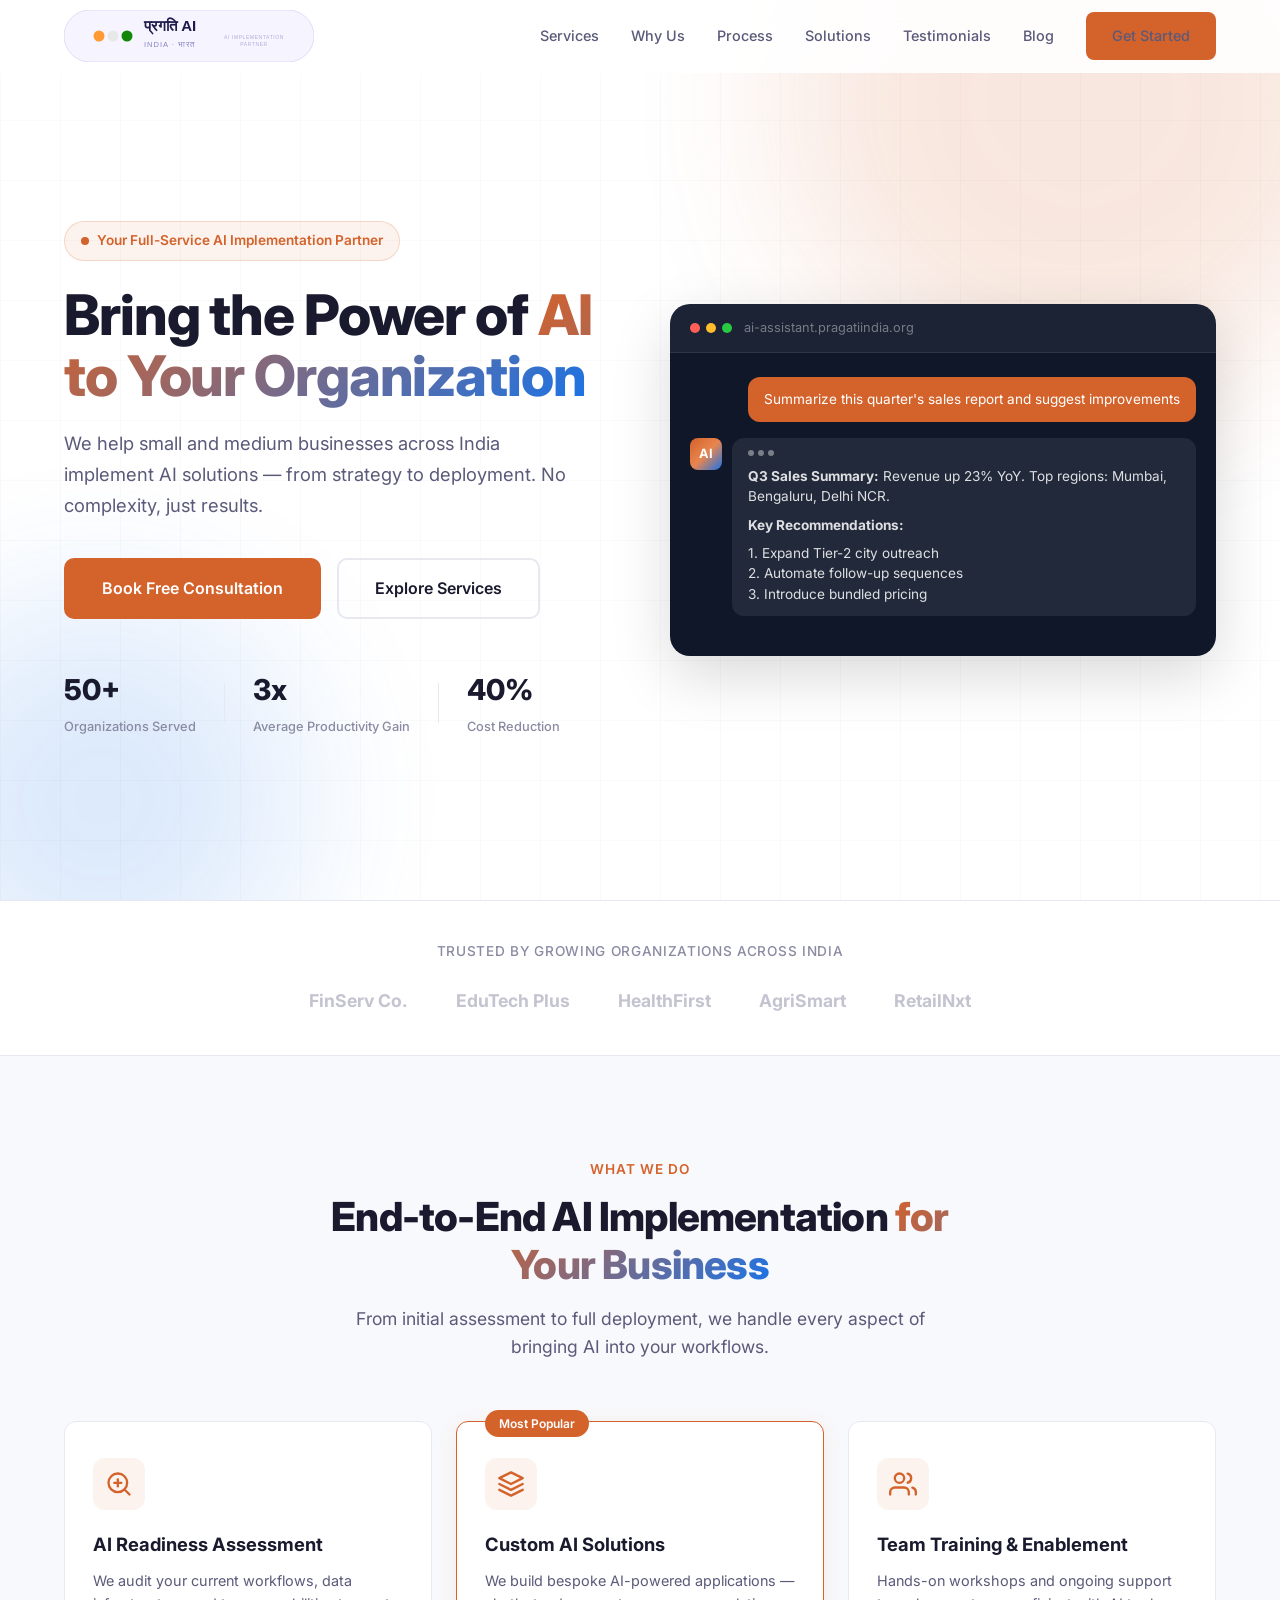
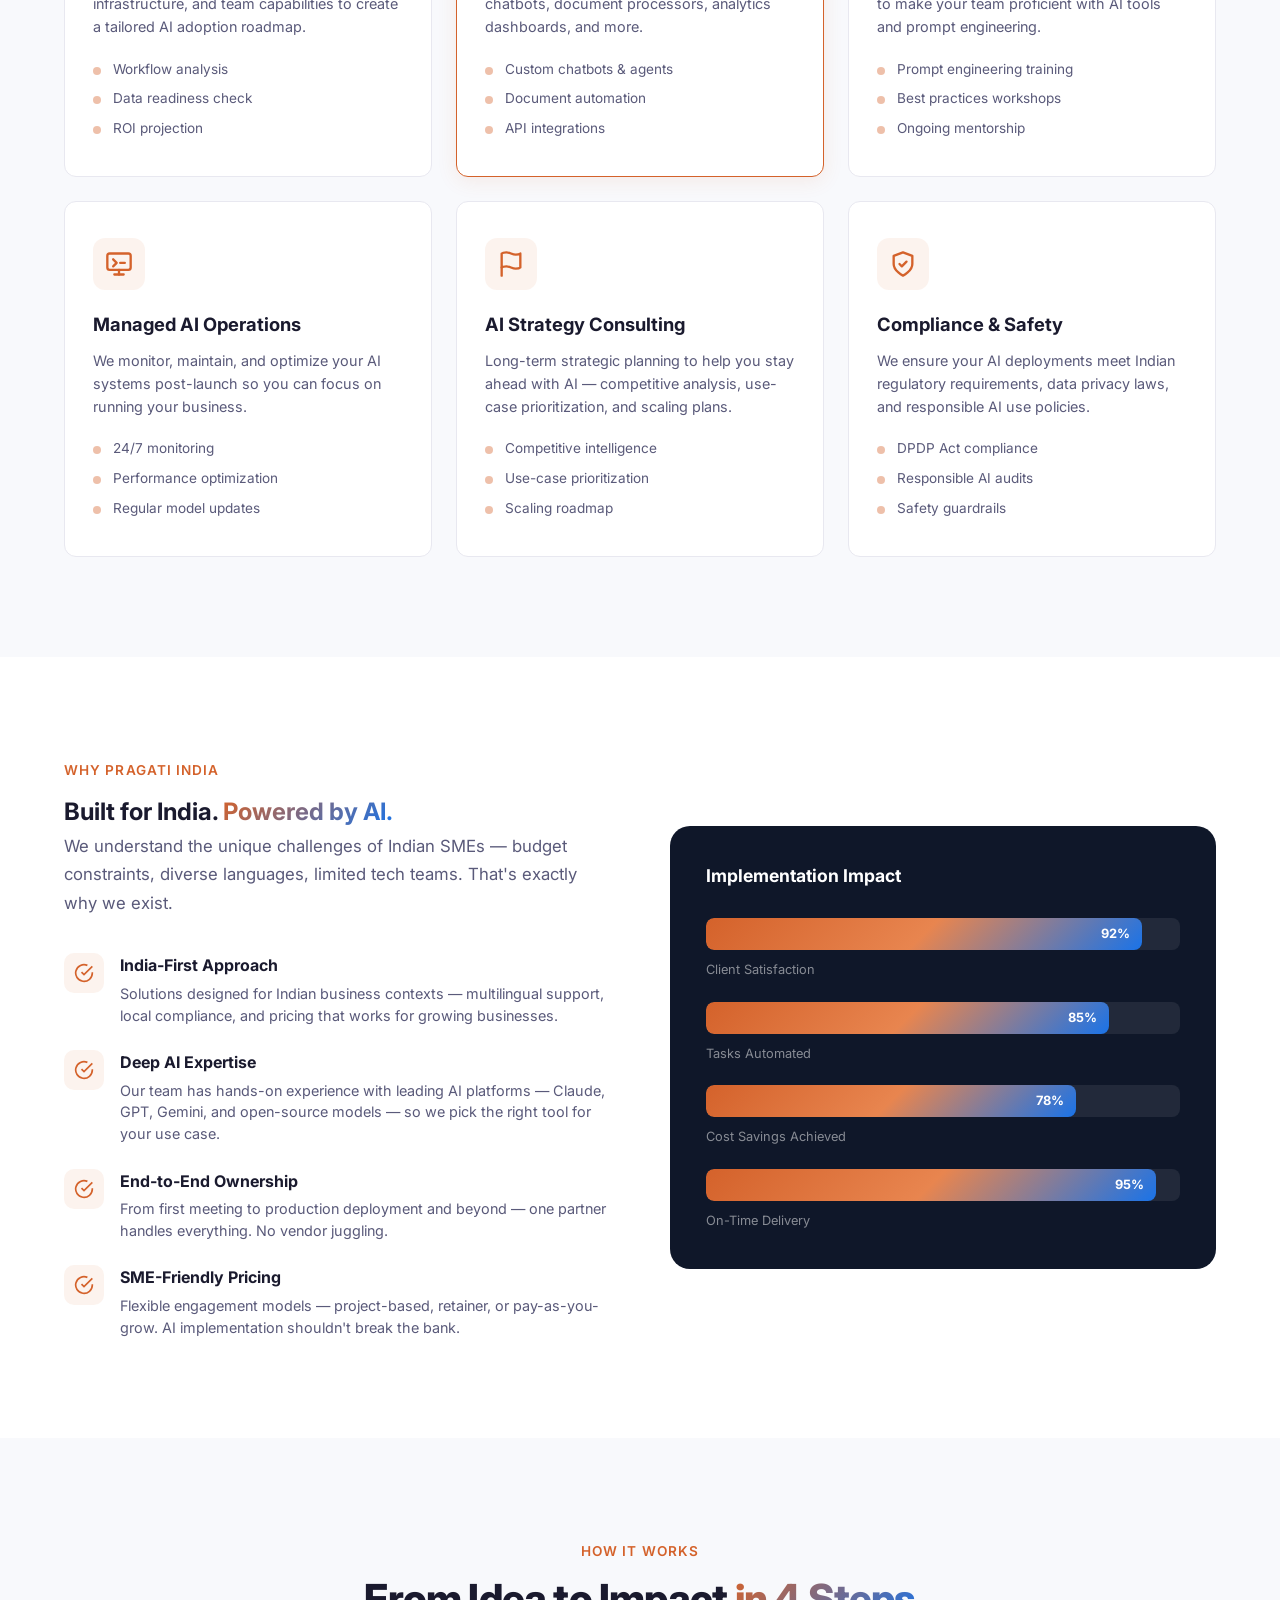
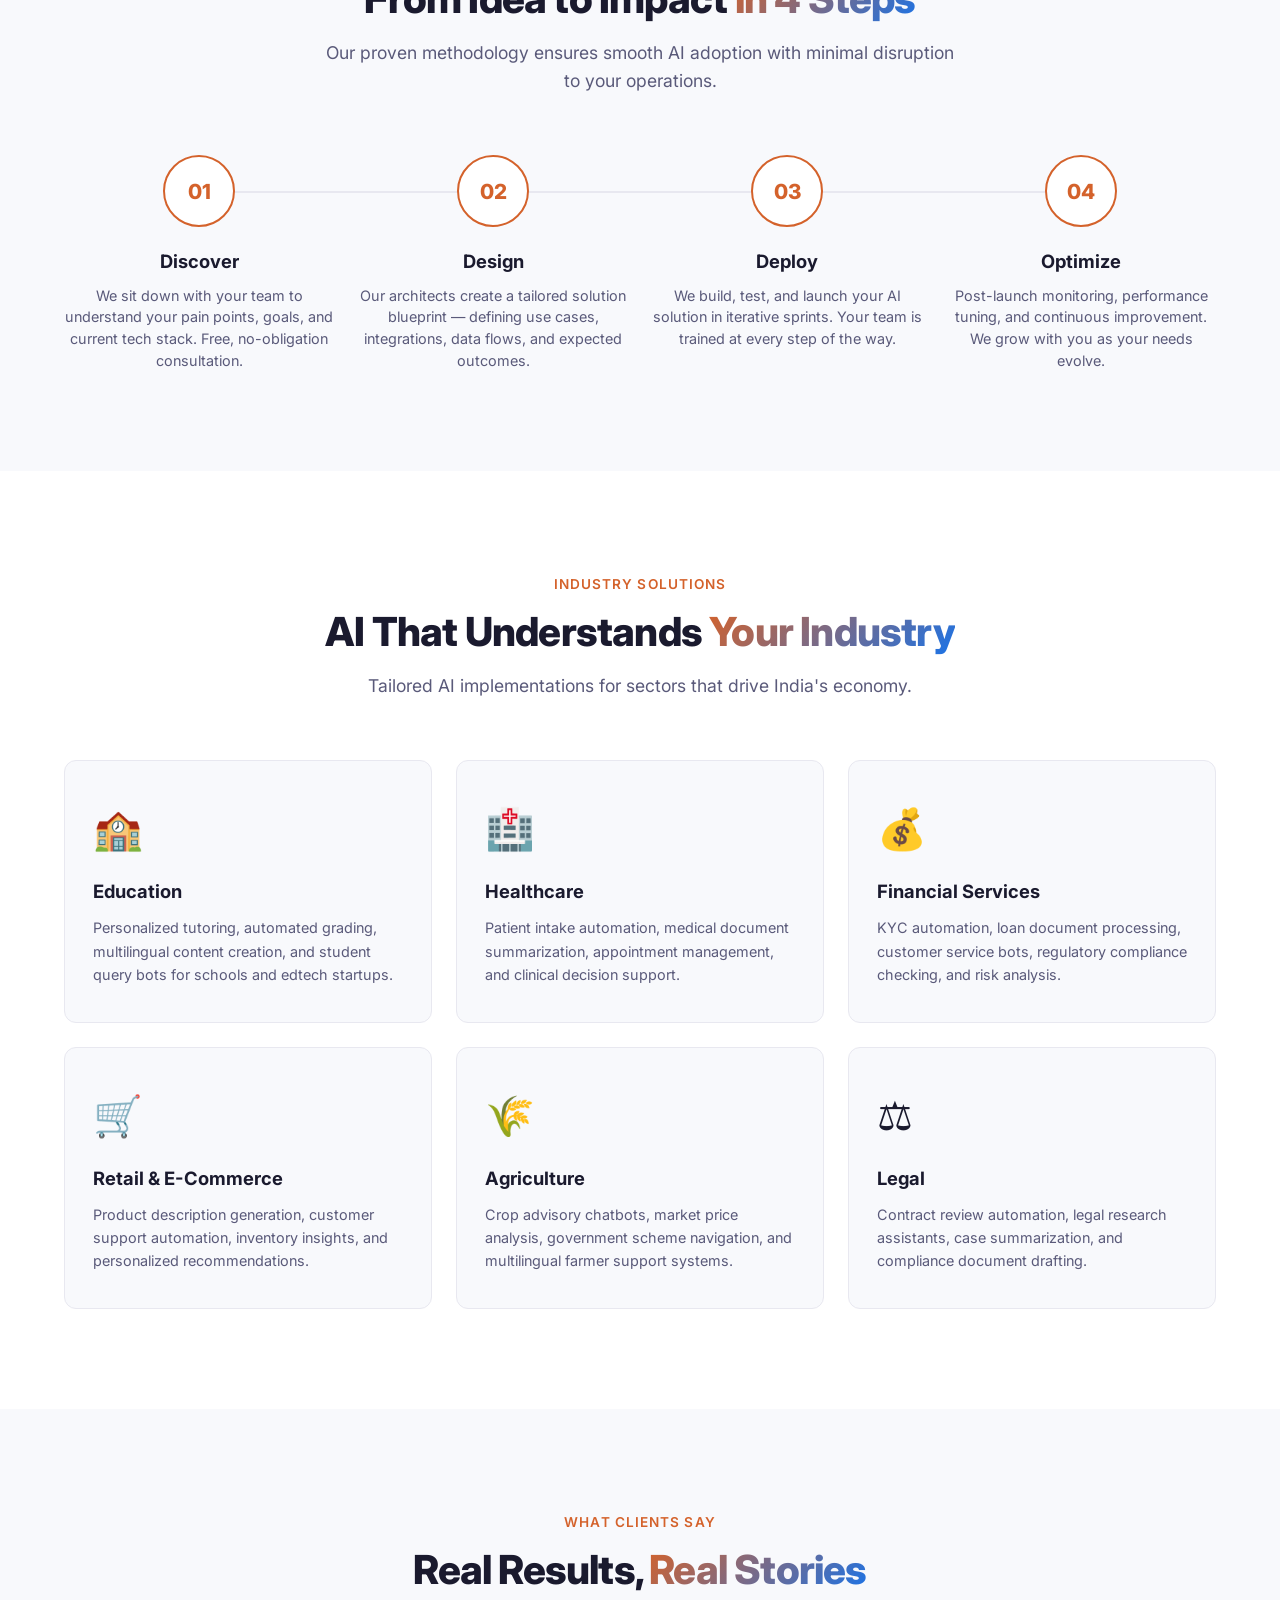
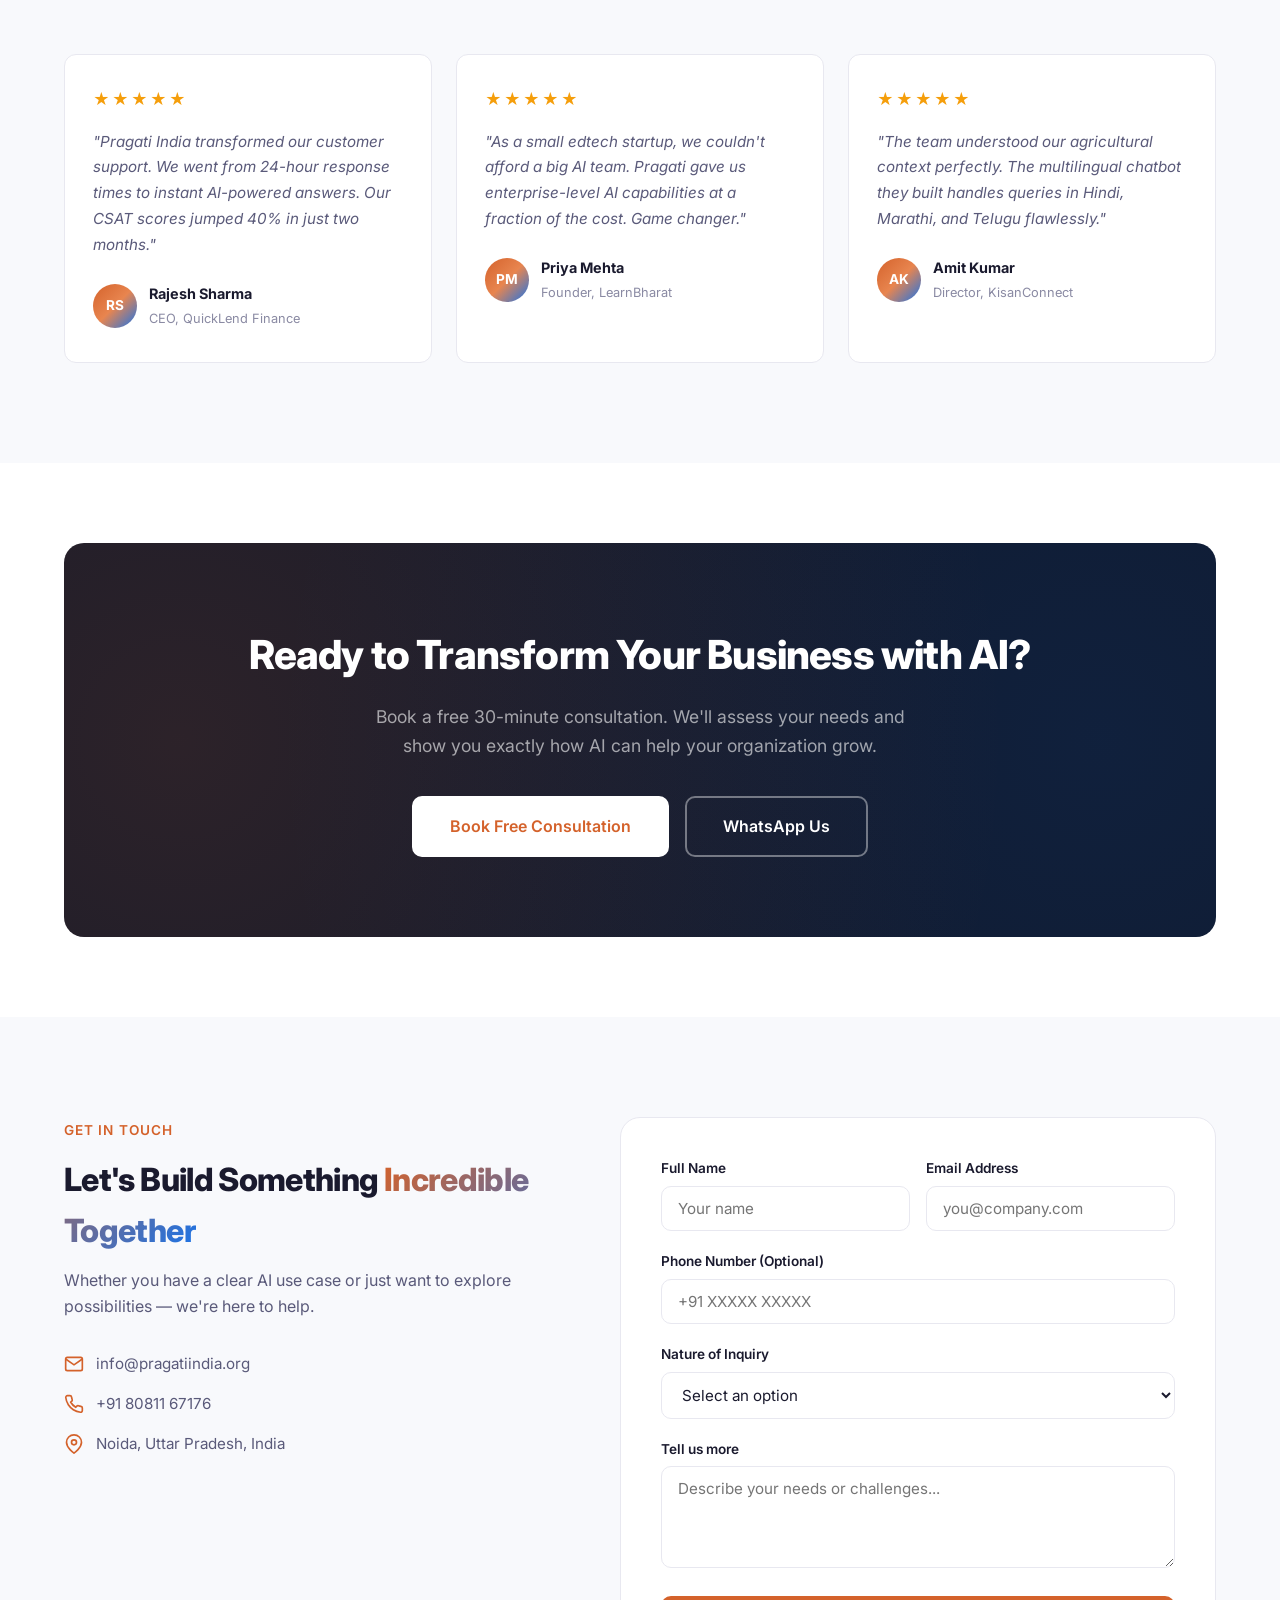
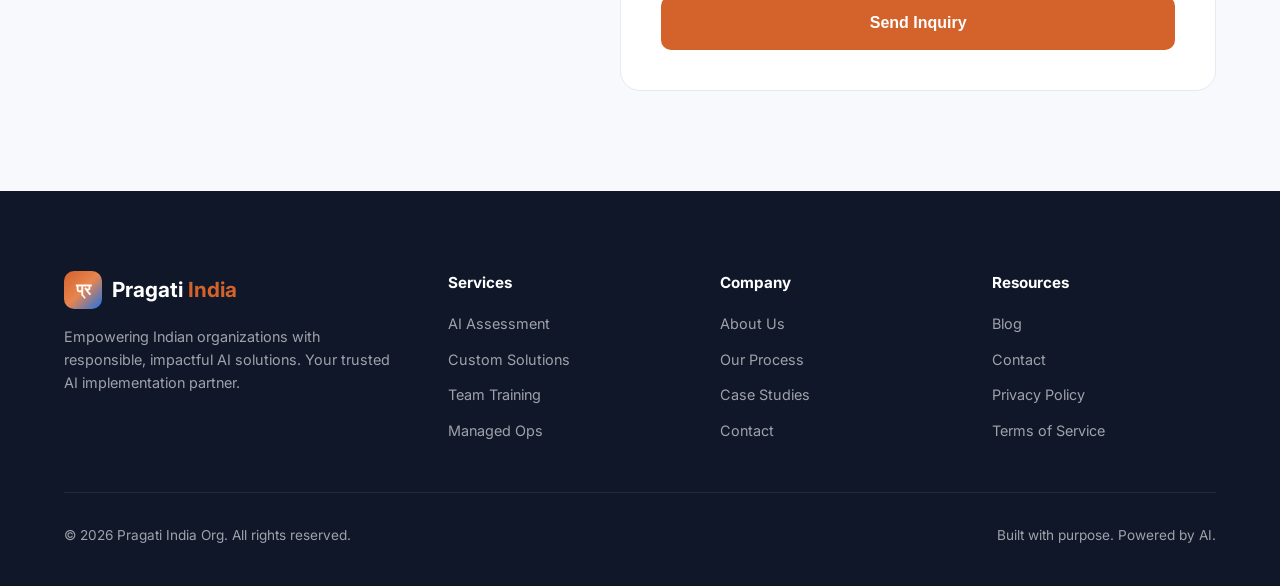
<file: index.html>
<!DOCTYPE html>
<html lang="en">
<head>
    <meta charset="UTF-8">
    <meta name="viewport" content="width=device-width, initial-scale=1.0">
    <title>Pragati India | AI Implementation Partner for SMEs in India</title>
    <meta name="description" content="Pragati India is a full-service AI implementation partner helping small and medium businesses across India adopt AI solutions — chatbots, automation, document processing, and more. Based in Noida.">
    <meta name="keywords" content="AI implementation partner India, AI consulting India, AI solutions for SMEs, AI automation India, chatbot development India, AI strategy consulting, artificial intelligence services Noida, AI for small business India, machine learning solutions India">
    <meta name="author" content="Pragati India Org">
    <meta name="robots" content="index, follow">
    <link rel="canonical" href="https://pragatiindia.org/">

    <!-- Open Graph / Social -->
    <meta property="og:type" content="website">
    <meta property="og:url" content="https://pragatiindia.org/">
    <meta property="og:title" content="Pragati India | AI Implementation Partner for SMEs in India">
    <meta property="og:description" content="We help small and medium businesses across India implement AI solutions — from strategy to deployment. Custom chatbots, automation, document processing, and more.">
    <meta property="og:image" content="https://pragatiindia.org/og-image.png">
    <meta property="og:locale" content="en_IN">

    <!-- Twitter -->
    <meta name="twitter:card" content="summary_large_image">
    <meta name="twitter:title" content="Pragati India | AI Implementation Partner for SMEs in India">
    <meta name="twitter:description" content="We help small and medium businesses across India implement AI solutions — from strategy to deployment.">
    <meta name="twitter:image" content="https://pragatiindia.org/og-image.png">

    <!-- Structured Data -->
    <script type="application/ld+json">
    {
      "@context": "https://schema.org",
      "@type": "Organization",
      "name": "Pragati India",
      "url": "https://pragatiindia.org",
      "logo": "https://pragatiindia.org/logo.svg",
      "description": "Full-service AI implementation partner helping small and medium businesses across India adopt AI solutions.",
      "address": {
        "@type": "PostalAddress",
        "addressLocality": "Noida",
        "addressRegion": "Uttar Pradesh",
        "addressCountry": "IN"
      },
      "contactPoint": {
        "@type": "ContactPoint",
        "telephone": "+91-8081167176",
        "contactType": "sales",
        "email": "info@pragatiindia.org",
        "areaServed": "IN"
      },
      "sameAs": []
    }
    </script>
    <script type="application/ld+json">
    {
      "@context": "https://schema.org",
      "@type": "Service",
      "serviceType": "AI Implementation and Consulting",
      "provider": {
        "@type": "Organization",
        "name": "Pragati India"
      },
      "areaServed": {
        "@type": "Country",
        "name": "India"
      },
      "description": "End-to-end AI implementation services including AI readiness assessment, custom AI solutions, team training, managed AI operations, and AI strategy consulting for small and medium businesses.",
      "offers": {
        "@type": "Offer",
        "availability": "https://schema.org/InStock",
        "priceCurrency": "INR"
      }
    }
    </script>

    <link rel="preconnect" href="https://fonts.googleapis.com">
    <link rel="preconnect" href="https://fonts.gstatic.com" crossorigin>
    <link href="https://fonts.googleapis.com/css2?family=Inter:wght@300;400;500;600;700;800&display=swap" rel="stylesheet">
    <link rel="stylesheet" href="styles.css">
</head>
<body>

    <!-- Navigation -->
    <nav class="navbar" id="navbar">
        <div class="container nav-container">
            <a href="#" class="logo">
                <img src="logo.svg" alt="Pragati India AI" class="logo-img">
            </a>
            <button class="nav-toggle" id="navToggle" aria-label="Toggle navigation">
                <span></span><span></span><span></span>
            </button>
            <ul class="nav-links" id="navLinks">
                <li><a href="#services">Services</a></li>
                <li><a href="#why-us">Why Us</a></li>
                <li><a href="#process">Process</a></li>
                <li><a href="#solutions">Solutions</a></li>
                <li><a href="#testimonials">Testimonials</a></li>
                <li><a href="blog/">Blog</a></li>
                <li><a href="#contact" class="btn btn-nav">Get Started</a></li>
            </ul>
        </div>
    </nav>

    <!-- Hero Section -->
    <section class="hero">
        <div class="hero-bg-elements">
            <div class="hero-orb hero-orb-1"></div>
            <div class="hero-orb hero-orb-2"></div>
            <div class="hero-grid"></div>
        </div>
        <div class="container hero-container">
            <div class="hero-content">
                <div class="hero-badge">
                    <span class="badge-dot"></span>
                    Your Full-Service AI Implementation Partner
                </div>
                <h1>Bring the Power of <span class="gradient-text">AI to Your Organization</span></h1>
                <p class="hero-subtitle">We help small and medium businesses across India implement AI solutions — from strategy to deployment. No complexity, just results.</p>
                <div class="hero-cta">
                    <a href="#contact" class="btn btn-primary btn-lg">Book Free Consultation</a>
                    <a href="#services" class="btn btn-outline btn-lg">Explore Services</a>
                </div>
                <div class="hero-stats">
                    <div class="stat">
                        <span class="stat-number">50+</span>
                        <span class="stat-label">Organizations Served</span>
                    </div>
                    <div class="stat-divider"></div>
                    <div class="stat">
                        <span class="stat-number">3x</span>
                        <span class="stat-label">Average Productivity Gain</span>
                    </div>
                    <div class="stat-divider"></div>
                    <div class="stat">
                        <span class="stat-number">40%</span>
                        <span class="stat-label">Cost Reduction</span>
                    </div>
                </div>
            </div>
            <div class="hero-visual">
                <div class="hero-card">
                    <div class="card-header">
                        <div class="card-dots">
                            <span></span><span></span><span></span>
                        </div>
                        <span class="card-title">ai-assistant.pragatiindia.org</span>
                    </div>
                    <div class="card-body">
                        <div class="chat-msg chat-user">
                            <div class="chat-bubble">Summarize this quarter's sales report and suggest improvements</div>
                        </div>
                        <div class="chat-msg chat-ai">
                            <div class="chat-avatar">AI</div>
                            <div class="chat-bubble">
                                <div class="typing-indicator">
                                    <span></span><span></span><span></span>
                                </div>
                                <p><strong>Q3 Sales Summary:</strong> Revenue up 23% YoY. Top regions: Mumbai, Bengaluru, Delhi NCR.</p>
                                <p><strong>Key Recommendations:</strong></p>
                                <p>1. Expand Tier-2 city outreach<br>2. Automate follow-up sequences<br>3. Introduce bundled pricing</p>
                            </div>
                        </div>
                    </div>
                </div>
            </div>
        </div>
    </section>

    <!-- Trusted By -->
    <section class="trusted-by">
        <div class="container">
            <p class="trusted-label">Trusted by growing organizations across India</p>
            <div class="trusted-logos">
                <div class="logo-item">FinServ Co.</div>
                <div class="logo-item">EduTech Plus</div>
                <div class="logo-item">HealthFirst</div>
                <div class="logo-item">AgriSmart</div>
                <div class="logo-item">RetailNxt</div>
            </div>
        </div>
    </section>

    <!-- Services Section -->
    <section class="services" id="services">
        <div class="container">
            <div class="section-header">
                <span class="section-tag">What We Do</span>
                <h2>End-to-End AI Implementation <span class="gradient-text">for Your Business</span></h2>
                <p>From initial assessment to full deployment, we handle every aspect of bringing AI into your workflows.</p>
            </div>
            <div class="services-grid">
                <div class="service-card">
                    <div class="service-icon">
                        <svg width="28" height="28" viewBox="0 0 24 24" fill="none" stroke="currentColor" stroke-width="2" stroke-linecap="round" stroke-linejoin="round"><circle cx="11" cy="11" r="8"/><path d="m21 21-4.3-4.3"/><path d="M11 8v6"/><path d="M8 11h6"/></svg>
                    </div>
                    <h3>AI Readiness Assessment</h3>
                    <p>We audit your current workflows, data infrastructure, and team capabilities to create a tailored AI adoption roadmap.</p>
                    <ul class="service-features">
                        <li>Workflow analysis</li>
                        <li>Data readiness check</li>
                        <li>ROI projection</li>
                    </ul>
                </div>
                <div class="service-card featured">
                    <div class="service-badge">Most Popular</div>
                    <div class="service-icon">
                        <svg width="28" height="28" viewBox="0 0 24 24" fill="none" stroke="currentColor" stroke-width="2" stroke-linecap="round" stroke-linejoin="round"><path d="M12 2L2 7l10 5 10-5-10-5z"/><path d="M2 17l10 5 10-5"/><path d="M2 12l10 5 10-5"/></svg>
                    </div>
                    <h3>Custom AI Solutions</h3>
                    <p>We build bespoke AI-powered applications — chatbots, document processors, analytics dashboards, and more.</p>
                    <ul class="service-features">
                        <li>Custom chatbots & agents</li>
                        <li>Document automation</li>
                        <li>API integrations</li>
                    </ul>
                </div>
                <div class="service-card">
                    <div class="service-icon">
                        <svg width="28" height="28" viewBox="0 0 24 24" fill="none" stroke="currentColor" stroke-width="2" stroke-linecap="round" stroke-linejoin="round"><path d="M17 21v-2a4 4 0 0 0-4-4H5a4 4 0 0 0-4 4v2"/><circle cx="9" cy="7" r="4"/><path d="M23 21v-2a4 4 0 0 0-3-3.87"/><path d="M16 3.13a4 4 0 0 1 0 7.75"/></svg>
                    </div>
                    <h3>Team Training & Enablement</h3>
                    <p>Hands-on workshops and ongoing support to make your team proficient with AI tools and prompt engineering.</p>
                    <ul class="service-features">
                        <li>Prompt engineering training</li>
                        <li>Best practices workshops</li>
                        <li>Ongoing mentorship</li>
                    </ul>
                </div>
                <div class="service-card">
                    <div class="service-icon">
                        <svg width="28" height="28" viewBox="0 0 24 24" fill="none" stroke="currentColor" stroke-width="2" stroke-linecap="round" stroke-linejoin="round"><rect x="2" y="3" width="20" height="14" rx="2"/><path d="M8 21h8"/><path d="M12 17v4"/><path d="m7 8 3 3-3 3"/><path d="M13 11h4"/></svg>
                    </div>
                    <h3>Managed AI Operations</h3>
                    <p>We monitor, maintain, and optimize your AI systems post-launch so you can focus on running your business.</p>
                    <ul class="service-features">
                        <li>24/7 monitoring</li>
                        <li>Performance optimization</li>
                        <li>Regular model updates</li>
                    </ul>
                </div>
                <div class="service-card">
                    <div class="service-icon">
                        <svg width="28" height="28" viewBox="0 0 24 24" fill="none" stroke="currentColor" stroke-width="2" stroke-linecap="round" stroke-linejoin="round"><path d="M4 15s1-1 4-1 5 2 8 2 4-1 4-1V3s-1 1-4 1-5-2-8-2-4 1-4 1z"/><line x1="4" x2="4" y1="22" y2="15"/></svg>
                    </div>
                    <h3>AI Strategy Consulting</h3>
                    <p>Long-term strategic planning to help you stay ahead with AI — competitive analysis, use-case prioritization, and scaling plans.</p>
                    <ul class="service-features">
                        <li>Competitive intelligence</li>
                        <li>Use-case prioritization</li>
                        <li>Scaling roadmap</li>
                    </ul>
                </div>
                <div class="service-card">
                    <div class="service-icon">
                        <svg width="28" height="28" viewBox="0 0 24 24" fill="none" stroke="currentColor" stroke-width="2" stroke-linecap="round" stroke-linejoin="round"><path d="M12 22s8-4 8-10V5l-8-3-8 3v7c0 6 8 10 8 10z"/><path d="m9 12 2 2 4-4"/></svg>
                    </div>
                    <h3>Compliance & Safety</h3>
                    <p>We ensure your AI deployments meet Indian regulatory requirements, data privacy laws, and responsible AI use policies.</p>
                    <ul class="service-features">
                        <li>DPDP Act compliance</li>
                        <li>Responsible AI audits</li>
                        <li>Safety guardrails</li>
                    </ul>
                </div>
            </div>
        </div>
    </section>

    <!-- Why Us Section -->
    <section class="why-us" id="why-us">
        <div class="container">
            <div class="why-us-layout">
                <div class="why-us-content">
                    <span class="section-tag">Why Pragati India</span>
                    <h2>Built for India. <span class="gradient-text">Powered by AI.</span></h2>
                    <p class="why-us-desc">We understand the unique challenges of Indian SMEs — budget constraints, diverse languages, limited tech teams. That's exactly why we exist.</p>
                    <div class="why-us-features">
                        <div class="feature">
                            <div class="feature-icon">
                                <svg width="20" height="20" viewBox="0 0 24 24" fill="none" stroke="currentColor" stroke-width="2"><path d="M22 11.08V12a10 10 0 1 1-5.93-9.14"/><polyline points="22 4 12 14.01 9 11.01"/></svg>
                            </div>
                            <div>
                                <h4>India-First Approach</h4>
                                <p>Solutions designed for Indian business contexts — multilingual support, local compliance, and pricing that works for growing businesses.</p>
                            </div>
                        </div>
                        <div class="feature">
                            <div class="feature-icon">
                                <svg width="20" height="20" viewBox="0 0 24 24" fill="none" stroke="currentColor" stroke-width="2"><path d="M22 11.08V12a10 10 0 1 1-5.93-9.14"/><polyline points="22 4 12 14.01 9 11.01"/></svg>
                            </div>
                            <div>
                                <h4>Deep AI Expertise</h4>
                                <p>Our team has hands-on experience with leading AI platforms — Claude, GPT, Gemini, and open-source models — so we pick the right tool for your use case.</p>
                            </div>
                        </div>
                        <div class="feature">
                            <div class="feature-icon">
                                <svg width="20" height="20" viewBox="0 0 24 24" fill="none" stroke="currentColor" stroke-width="2"><path d="M22 11.08V12a10 10 0 1 1-5.93-9.14"/><polyline points="22 4 12 14.01 9 11.01"/></svg>
                            </div>
                            <div>
                                <h4>End-to-End Ownership</h4>
                                <p>From first meeting to production deployment and beyond — one partner handles everything. No vendor juggling.</p>
                            </div>
                        </div>
                        <div class="feature">
                            <div class="feature-icon">
                                <svg width="20" height="20" viewBox="0 0 24 24" fill="none" stroke="currentColor" stroke-width="2"><path d="M22 11.08V12a10 10 0 1 1-5.93-9.14"/><polyline points="22 4 12 14.01 9 11.01"/></svg>
                            </div>
                            <div>
                                <h4>SME-Friendly Pricing</h4>
                                <p>Flexible engagement models — project-based, retainer, or pay-as-you-grow. AI implementation shouldn't break the bank.</p>
                            </div>
                        </div>
                    </div>
                </div>
                <div class="why-us-visual">
                    <div class="metrics-card">
                        <h4>Implementation Impact</h4>
                        <div class="metric">
                            <div class="metric-bar">
                                <div class="metric-fill" style="--width: 92%">
                                    <span>92%</span>
                                </div>
                            </div>
                            <span class="metric-label">Client Satisfaction</span>
                        </div>
                        <div class="metric">
                            <div class="metric-bar">
                                <div class="metric-fill" style="--width: 85%">
                                    <span>85%</span>
                                </div>
                            </div>
                            <span class="metric-label">Tasks Automated</span>
                        </div>
                        <div class="metric">
                            <div class="metric-bar">
                                <div class="metric-fill" style="--width: 78%">
                                    <span>78%</span>
                                </div>
                            </div>
                            <span class="metric-label">Cost Savings Achieved</span>
                        </div>
                        <div class="metric">
                            <div class="metric-bar">
                                <div class="metric-fill" style="--width: 95%">
                                    <span>95%</span>
                                </div>
                            </div>
                            <span class="metric-label">On-Time Delivery</span>
                        </div>
                    </div>
                </div>
            </div>
        </div>
    </section>

    <!-- Process Section -->
    <section class="process" id="process">
        <div class="container">
            <div class="section-header">
                <span class="section-tag">How It Works</span>
                <h2>From Idea to Impact <span class="gradient-text">in 4 Steps</span></h2>
                <p>Our proven methodology ensures smooth AI adoption with minimal disruption to your operations.</p>
            </div>
            <div class="process-timeline">
                <div class="process-step">
                    <div class="step-number">01</div>
                    <div class="step-content">
                        <h3>Discover</h3>
                        <p>We sit down with your team to understand your pain points, goals, and current tech stack. Free, no-obligation consultation.</p>
                    </div>
                </div>
                <div class="process-step">
                    <div class="step-number">02</div>
                    <div class="step-content">
                        <h3>Design</h3>
                        <p>Our architects create a tailored solution blueprint — defining use cases, integrations, data flows, and expected outcomes.</p>
                    </div>
                </div>
                <div class="process-step">
                    <div class="step-number">03</div>
                    <div class="step-content">
                        <h3>Deploy</h3>
                        <p>We build, test, and launch your AI solution in iterative sprints. Your team is trained at every step of the way.</p>
                    </div>
                </div>
                <div class="process-step">
                    <div class="step-number">04</div>
                    <div class="step-content">
                        <h3>Optimize</h3>
                        <p>Post-launch monitoring, performance tuning, and continuous improvement. We grow with you as your needs evolve.</p>
                    </div>
                </div>
            </div>
        </div>
    </section>

    <!-- Industry Solutions -->
    <section class="solutions" id="solutions">
        <div class="container">
            <div class="section-header">
                <span class="section-tag">Industry Solutions</span>
                <h2>AI That Understands <span class="gradient-text">Your Industry</span></h2>
                <p>Tailored AI implementations for sectors that drive India's economy.</p>
            </div>
            <div class="solutions-grid">
                <div class="solution-card">
                    <div class="solution-icon">&#127979;</div>
                    <h3>Education</h3>
                    <p>Personalized tutoring, automated grading, multilingual content creation, and student query bots for schools and edtech startups.</p>
                </div>
                <div class="solution-card">
                    <div class="solution-icon">&#127973;</div>
                    <h3>Healthcare</h3>
                    <p>Patient intake automation, medical document summarization, appointment management, and clinical decision support.</p>
                </div>
                <div class="solution-card">
                    <div class="solution-icon">&#128176;</div>
                    <h3>Financial Services</h3>
                    <p>KYC automation, loan document processing, customer service bots, regulatory compliance checking, and risk analysis.</p>
                </div>
                <div class="solution-card">
                    <div class="solution-icon">&#128722;</div>
                    <h3>Retail & E-Commerce</h3>
                    <p>Product description generation, customer support automation, inventory insights, and personalized recommendations.</p>
                </div>
                <div class="solution-card">
                    <div class="solution-icon">&#127806;</div>
                    <h3>Agriculture</h3>
                    <p>Crop advisory chatbots, market price analysis, government scheme navigation, and multilingual farmer support systems.</p>
                </div>
                <div class="solution-card">
                    <div class="solution-icon">&#9878;</div>
                    <h3>Legal</h3>
                    <p>Contract review automation, legal research assistants, case summarization, and compliance document drafting.</p>
                </div>
            </div>
        </div>
    </section>

    <!-- Testimonials -->
    <section class="testimonials" id="testimonials">
        <div class="container">
            <div class="section-header">
                <span class="section-tag">What Clients Say</span>
                <h2>Real Results, <span class="gradient-text">Real Stories</span></h2>
            </div>
            <div class="testimonials-grid">
                <div class="testimonial-card">
                    <div class="testimonial-stars">&#9733;&#9733;&#9733;&#9733;&#9733;</div>
                    <p>"Pragati India transformed our customer support. We went from 24-hour response times to instant AI-powered answers. Our CSAT scores jumped 40% in just two months."</p>
                    <div class="testimonial-author">
                        <div class="author-avatar">RS</div>
                        <div>
                            <strong>Rajesh Sharma</strong>
                            <span>CEO, QuickLend Finance</span>
                        </div>
                    </div>
                </div>
                <div class="testimonial-card">
                    <div class="testimonial-stars">&#9733;&#9733;&#9733;&#9733;&#9733;</div>
                    <p>"As a small edtech startup, we couldn't afford a big AI team. Pragati gave us enterprise-level AI capabilities at a fraction of the cost. Game changer."</p>
                    <div class="testimonial-author">
                        <div class="author-avatar">PM</div>
                        <div>
                            <strong>Priya Mehta</strong>
                            <span>Founder, LearnBharat</span>
                        </div>
                    </div>
                </div>
                <div class="testimonial-card">
                    <div class="testimonial-stars">&#9733;&#9733;&#9733;&#9733;&#9733;</div>
                    <p>"The team understood our agricultural context perfectly. The multilingual chatbot they built handles queries in Hindi, Marathi, and Telugu flawlessly."</p>
                    <div class="testimonial-author">
                        <div class="author-avatar">AK</div>
                        <div>
                            <strong>Amit Kumar</strong>
                            <span>Director, KisanConnect</span>
                        </div>
                    </div>
                </div>
            </div>
        </div>
    </section>

    <!-- CTA Section -->
    <section class="cta-section">
        <div class="container">
            <div class="cta-card">
                <div class="cta-content">
                    <h2>Ready to Transform Your Business with AI?</h2>
                    <p>Book a free 30-minute consultation. We'll assess your needs and show you exactly how AI can help your organization grow.</p>
                    <div class="cta-buttons">
                        <a href="#contact" class="btn btn-white btn-lg">Book Free Consultation</a>
                        <a href="https://wa.me/918081167176" class="btn btn-outline-white btn-lg">WhatsApp Us</a>
                    </div>
                </div>
            </div>
        </div>
    </section>

    <!-- Contact Section -->
    <section class="contact" id="contact">
        <div class="container">
            <div class="contact-layout">
                <div class="contact-info">
                    <span class="section-tag">Get In Touch</span>
                    <h2>Let's Build Something <span class="gradient-text">Incredible Together</span></h2>
                    <p>Whether you have a clear AI use case or just want to explore possibilities — we're here to help.</p>
                    <div class="contact-details">
                        <div class="contact-item">
                            <svg width="20" height="20" viewBox="0 0 24 24" fill="none" stroke="currentColor" stroke-width="2"><path d="M4 4h16c1.1 0 2 .9 2 2v12c0 1.1-.9 2-2 2H4c-1.1 0-2-.9-2-2V6c0-1.1.9-2 2-2z"/><polyline points="22,6 12,13 2,6"/></svg>
                            <span>info@pragatiindia.org</span>
                        </div>
                        <div class="contact-item">
                            <svg width="20" height="20" viewBox="0 0 24 24" fill="none" stroke="currentColor" stroke-width="2"><path d="M22 16.92v3a2 2 0 0 1-2.18 2 19.79 19.79 0 0 1-8.63-3.07 19.5 19.5 0 0 1-6-6 19.79 19.79 0 0 1-3.07-8.67A2 2 0 0 1 4.11 2h3a2 2 0 0 1 2 1.72c.127.96.361 1.903.7 2.81a2 2 0 0 1-.45 2.11L8.09 9.91a16 16 0 0 0 6 6l1.27-1.27a2 2 0 0 1 2.11-.45c.907.339 1.85.573 2.81.7A2 2 0 0 1 22 16.92z"/></svg>
                            <span>+91 80811 67176</span>
                        </div>
                        <div class="contact-item">
                            <svg width="20" height="20" viewBox="0 0 24 24" fill="none" stroke="currentColor" stroke-width="2"><path d="M21 10c0 7-9 13-9 13s-9-6-9-13a9 9 0 0 1 18 0z"/><circle cx="12" cy="10" r="3"/></svg>
                            <span>Noida, Uttar Pradesh, India</span>
                        </div>
                    </div>
                </div>
                <div class="contact-form-wrapper">
                    <form class="contact-form" id="contactForm"
                          action="https://docs.google.com/forms/d/e/1FAIpQLSdSXP5DSY1KVegvllCSB-UftWasoEzz9Ri8pYEjqCG3Q47XGQ/formResponse"
                          method="POST" target="hidden_iframe">
                        <div class="form-row">
                            <div class="form-group">
                                <label for="name">Full Name</label>
                                <input type="text" id="name" name="entry.2020993141" placeholder="Your name" required>
                            </div>
                            <div class="form-group">
                                <label for="email">Email Address</label>
                                <input type="email" id="email" name="entry.1766187341" placeholder="you@company.com" required>
                            </div>
                        </div>
                        <div class="form-group">
                            <label for="phone">Phone Number (Optional)</label>
                            <input type="tel" id="phone" name="entry.1435237760" placeholder="+91 XXXXX XXXXX">
                        </div>
                        <div class="form-group">
                            <label for="inquiry">Nature of Inquiry</label>
                            <select id="inquiry" name="entry.366736841">
                                <option value="">Select an option</option>
                                <option value="AI Readiness Assessment">AI Readiness Assessment</option>
                                <option value="Custom AI Solution">Custom AI Solution</option>
                                <option value="Team Training & Workshops">Team Training & Workshops</option>
                                <option value="Managed AI Operations">Managed AI Operations</option>
                                <option value="AI Strategy Consulting">AI Strategy Consulting</option>
                                <option value="General Inquiry">General Inquiry</option>
                            </select>
                        </div>
                        <div class="form-group">
                            <label for="message">Tell us more</label>
                            <textarea id="message" name="entry.838248928" rows="4" placeholder="Describe your needs or challenges..."></textarea>
                        </div>
                        <button type="submit" class="btn btn-primary btn-lg btn-full">Send Inquiry</button>
                    </form>
                    <iframe name="hidden_iframe" id="hidden_iframe" style="display:none;"></iframe>
                </div>
            </div>
        </div>
    </section>

    <!-- Footer -->
    <footer class="footer">
        <div class="container">
            <div class="footer-grid">
                <div class="footer-brand">
                    <a href="#" class="logo">
                        <span class="logo-icon">प्र</span>
                        <span class="logo-text">Pragati<span class="logo-accent"> India</span></span>
                    </a>
                    <p>Empowering Indian organizations with responsible, impactful AI solutions. Your trusted AI implementation partner.</p>
                </div>
                <div class="footer-links">
                    <h4>Services</h4>
                    <ul>
                        <li><a href="#services">AI Assessment</a></li>
                        <li><a href="#services">Custom Solutions</a></li>
                        <li><a href="#services">Team Training</a></li>
                        <li><a href="#services">Managed Ops</a></li>
                    </ul>
                </div>
                <div class="footer-links">
                    <h4>Company</h4>
                    <ul>
                        <li><a href="#why-us">About Us</a></li>
                        <li><a href="#process">Our Process</a></li>
                        <li><a href="#testimonials">Case Studies</a></li>
                        <li><a href="#contact">Contact</a></li>
                    </ul>
                </div>
                <div class="footer-links">
                    <h4>Resources</h4>
                    <ul>
                        <li><a href="blog/">Blog</a></li>
                        <li><a href="#contact">Contact</a></li>
                        <li><a href="#">Privacy Policy</a></li>
                        <li><a href="#">Terms of Service</a></li>
                    </ul>
                </div>
            </div>
            <div class="footer-bottom">
                <p>&copy; 2026 Pragati India Org. All rights reserved.</p>
                <p>Built with purpose. Powered by AI.</p>
            </div>
        </div>
    </footer>

    <script src="script.js"></script>
</body>
</html>
</file>
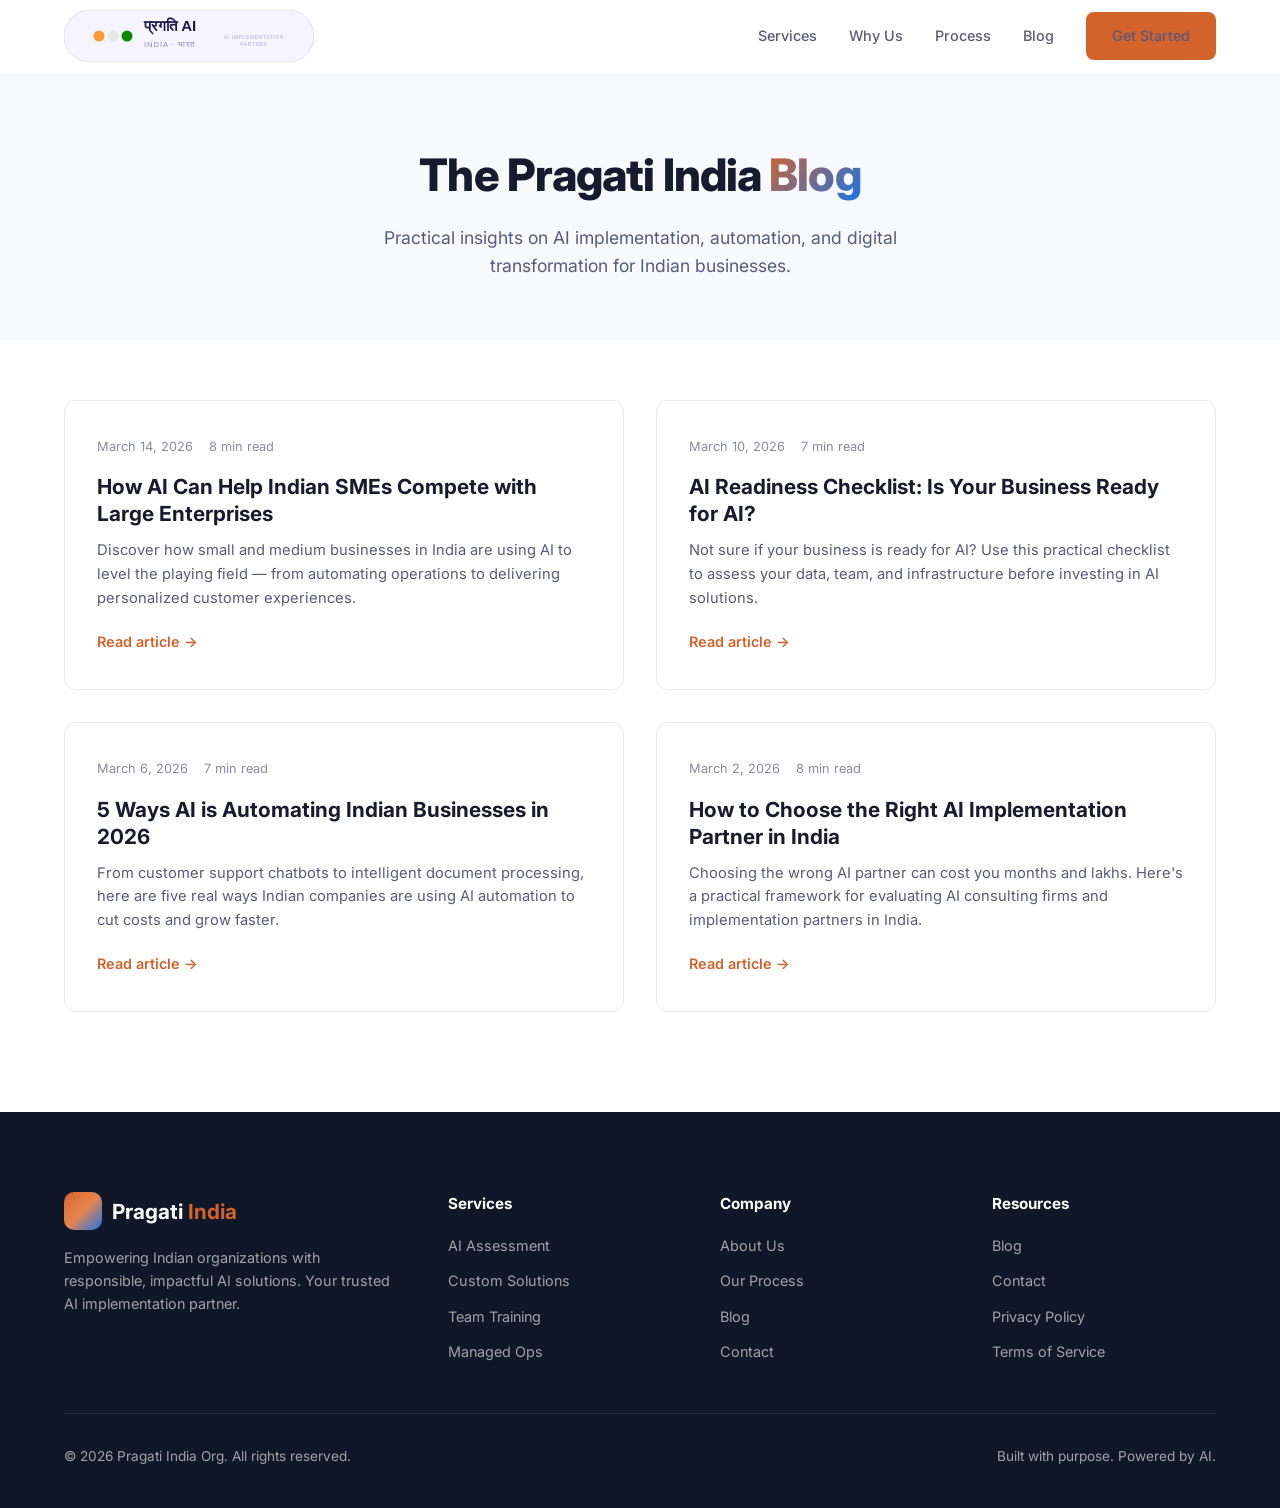
<file: blog/index.html>
<!DOCTYPE html>
<html lang="en">
<head>
    <meta charset="UTF-8">
    <meta name="viewport" content="width=device-width, initial-scale=1.0">
    <title>Blog | Pragati India — AI Insights for Indian Businesses</title>
    <meta name="description" content="Expert insights on AI implementation, automation, and digital transformation for small and medium businesses in India. Practical guides from Pragati India.">
    <meta name="keywords" content="AI blog India, AI for SMEs, AI automation India, AI implementation guide, artificial intelligence business India">
    <meta name="robots" content="index, follow">
    <link rel="canonical" href="https://pragatiindia.org/blog/">

    <meta property="og:type" content="website">
    <meta property="og:url" content="https://pragatiindia.org/blog/">
    <meta property="og:title" content="Blog | Pragati India — AI Insights for Indian Businesses">
    <meta property="og:description" content="Expert insights on AI implementation, automation, and digital transformation for SMEs in India.">
    <meta property="og:locale" content="en_IN">

    <link rel="preconnect" href="https://fonts.googleapis.com">
    <link rel="preconnect" href="https://fonts.gstatic.com" crossorigin>
    <link href="https://fonts.googleapis.com/css2?family=Inter:wght@300;400;500;600;700;800&display=swap" rel="stylesheet">
    <link rel="stylesheet" href="../styles.css">
    <link rel="stylesheet" href="blog.css">
</head>
<body>

    <!-- Navigation -->
    <nav class="navbar" id="navbar">
        <div class="container nav-container">
            <a href="../" class="logo">
                <img src="../logo.svg" alt="Pragati India AI" class="logo-img">
            </a>
            <button class="nav-toggle" id="navToggle" aria-label="Toggle navigation">
                <span></span><span></span><span></span>
            </button>
            <ul class="nav-links" id="navLinks">
                <li><a href="../#services">Services</a></li>
                <li><a href="../#why-us">Why Us</a></li>
                <li><a href="../#process">Process</a></li>
                <li><a href="./">Blog</a></li>
                <li><a href="../#contact" class="btn btn-nav">Get Started</a></li>
            </ul>
        </div>
    </nav>

    <!-- Blog Hero -->
    <section class="blog-hero">
        <div class="container">
            <h1>The Pragati India <span class="gradient-text">Blog</span></h1>
            <p>Practical insights on AI implementation, automation, and digital transformation for Indian businesses.</p>
        </div>
    </section>

    <!-- Blog Listing -->
    <section class="blog-listing">
        <div class="container">
            <div class="blog-grid">

                <article class="blog-card">
                    <div class="blog-card-meta">
                        <span>March 14, 2026</span>
                        <span>8 min read</span>
                    </div>
                    <h2><a href="how-ai-can-help-indian-smes.html">How AI Can Help Indian SMEs Compete with Large Enterprises</a></h2>
                    <p>Discover how small and medium businesses in India are using AI to level the playing field — from automating operations to delivering personalized customer experiences.</p>
                    <a href="how-ai-can-help-indian-smes.html" class="read-more">Read article &rarr;</a>
                </article>

                <article class="blog-card">
                    <div class="blog-card-meta">
                        <span>March 10, 2026</span>
                        <span>7 min read</span>
                    </div>
                    <h2><a href="ai-readiness-checklist-small-businesses.html">AI Readiness Checklist: Is Your Business Ready for AI?</a></h2>
                    <p>Not sure if your business is ready for AI? Use this practical checklist to assess your data, team, and infrastructure before investing in AI solutions.</p>
                    <a href="ai-readiness-checklist-small-businesses.html" class="read-more">Read article &rarr;</a>
                </article>

                <article class="blog-card">
                    <div class="blog-card-meta">
                        <span>March 6, 2026</span>
                        <span>7 min read</span>
                    </div>
                    <h2><a href="5-ways-ai-automating-indian-businesses.html">5 Ways AI is Automating Indian Businesses in 2026</a></h2>
                    <p>From customer support chatbots to intelligent document processing, here are five real ways Indian companies are using AI automation to cut costs and grow faster.</p>
                    <a href="5-ways-ai-automating-indian-businesses.html" class="read-more">Read article &rarr;</a>
                </article>

                <article class="blog-card">
                    <div class="blog-card-meta">
                        <span>March 2, 2026</span>
                        <span>8 min read</span>
                    </div>
                    <h2><a href="choosing-right-ai-partner-india.html">How to Choose the Right AI Implementation Partner in India</a></h2>
                    <p>Choosing the wrong AI partner can cost you months and lakhs. Here's a practical framework for evaluating AI consulting firms and implementation partners in India.</p>
                    <a href="choosing-right-ai-partner-india.html" class="read-more">Read article &rarr;</a>
                </article>

            </div>
        </div>
    </section>

    <!-- Footer -->
    <footer class="footer">
        <div class="container">
            <div class="footer-grid">
                <div class="footer-brand">
                    <a href="../" class="logo">
                        <span class="logo-icon">&nbsp;</span>
                        <span class="logo-text">Pragati<span class="logo-accent"> India</span></span>
                    </a>
                    <p>Empowering Indian organizations with responsible, impactful AI solutions. Your trusted AI implementation partner.</p>
                </div>
                <div class="footer-links">
                    <h4>Services</h4>
                    <ul>
                        <li><a href="../#services">AI Assessment</a></li>
                        <li><a href="../#services">Custom Solutions</a></li>
                        <li><a href="../#services">Team Training</a></li>
                        <li><a href="../#services">Managed Ops</a></li>
                    </ul>
                </div>
                <div class="footer-links">
                    <h4>Company</h4>
                    <ul>
                        <li><a href="../#why-us">About Us</a></li>
                        <li><a href="../#process">Our Process</a></li>
                        <li><a href="./">Blog</a></li>
                        <li><a href="../#contact">Contact</a></li>
                    </ul>
                </div>
                <div class="footer-links">
                    <h4>Resources</h4>
                    <ul>
                        <li><a href="./">Blog</a></li>
                        <li><a href="../#contact">Contact</a></li>
                        <li><a href="#">Privacy Policy</a></li>
                        <li><a href="#">Terms of Service</a></li>
                    </ul>
                </div>
            </div>
            <div class="footer-bottom">
                <p>&copy; 2026 Pragati India Org. All rights reserved.</p>
                <p>Built with purpose. Powered by AI.</p>
            </div>
        </div>
    </footer>

    <script src="../script.js"></script>
</body>
</html>
</file>
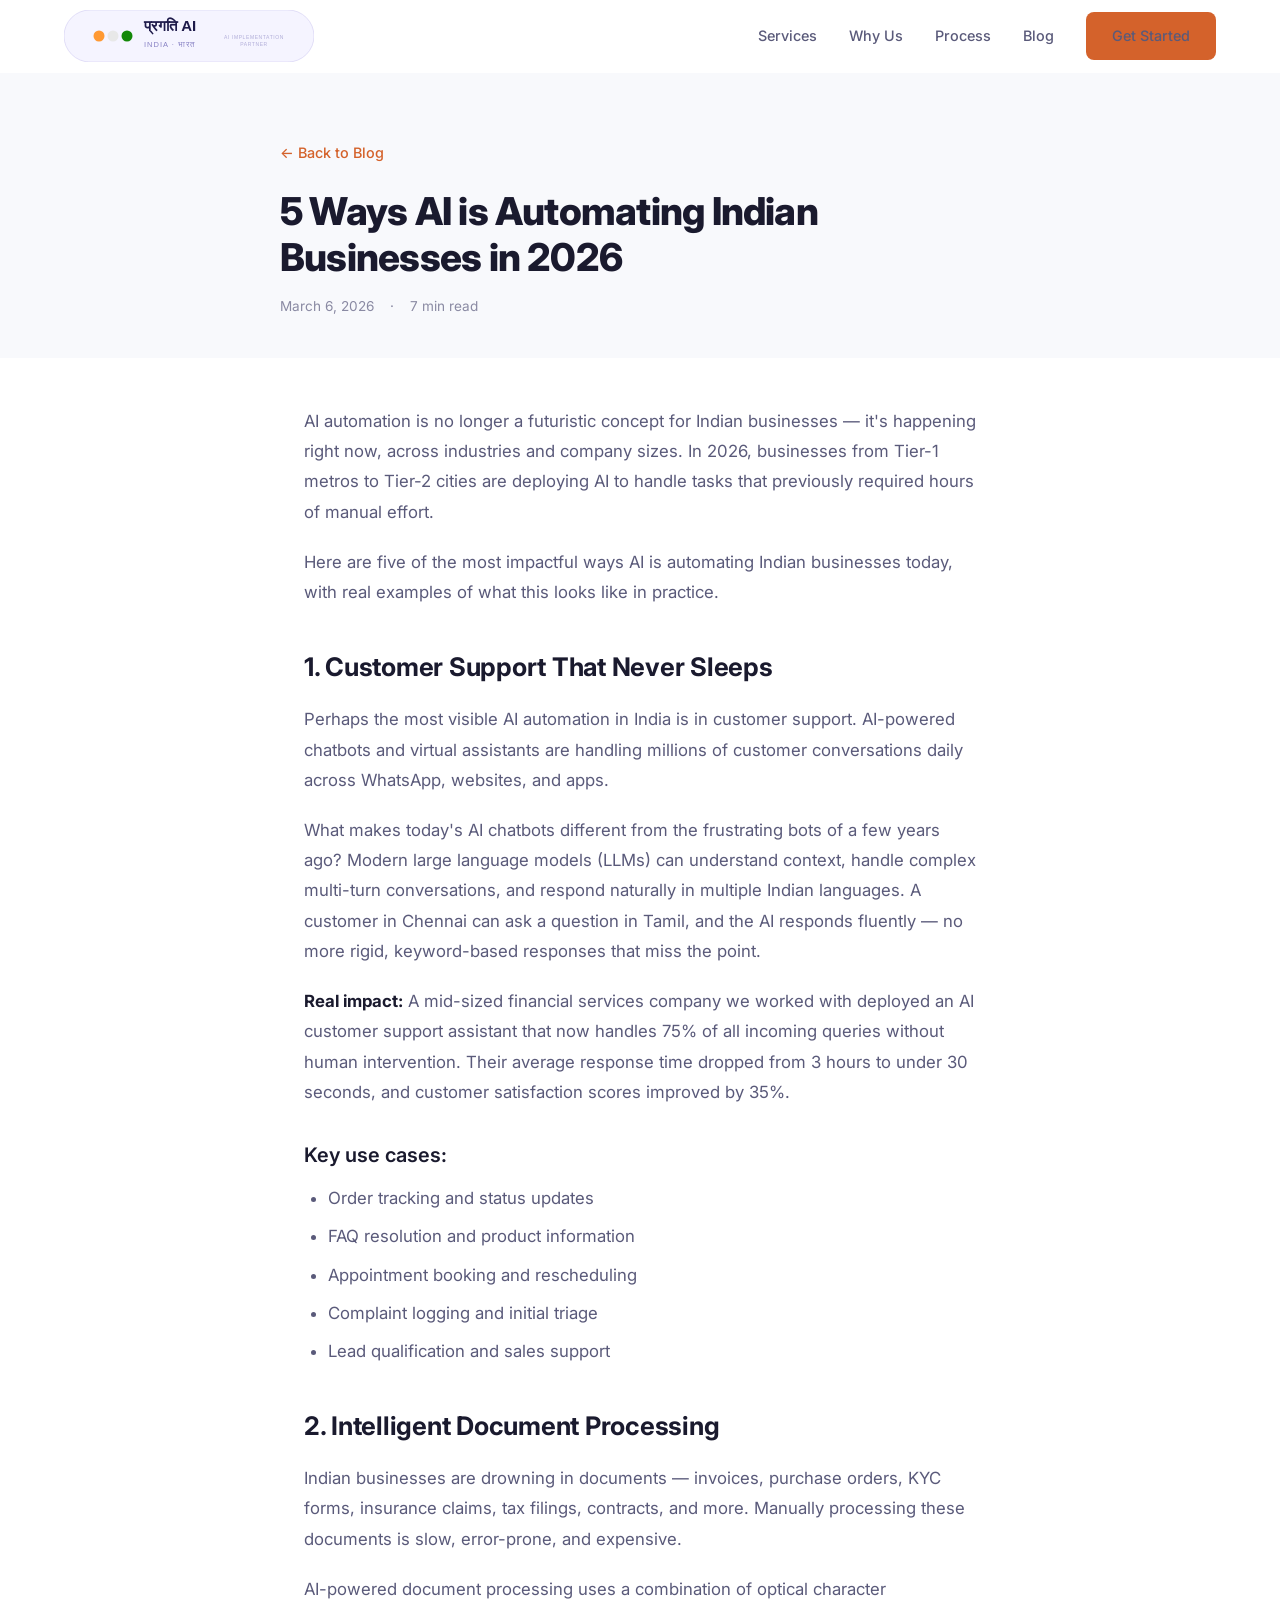
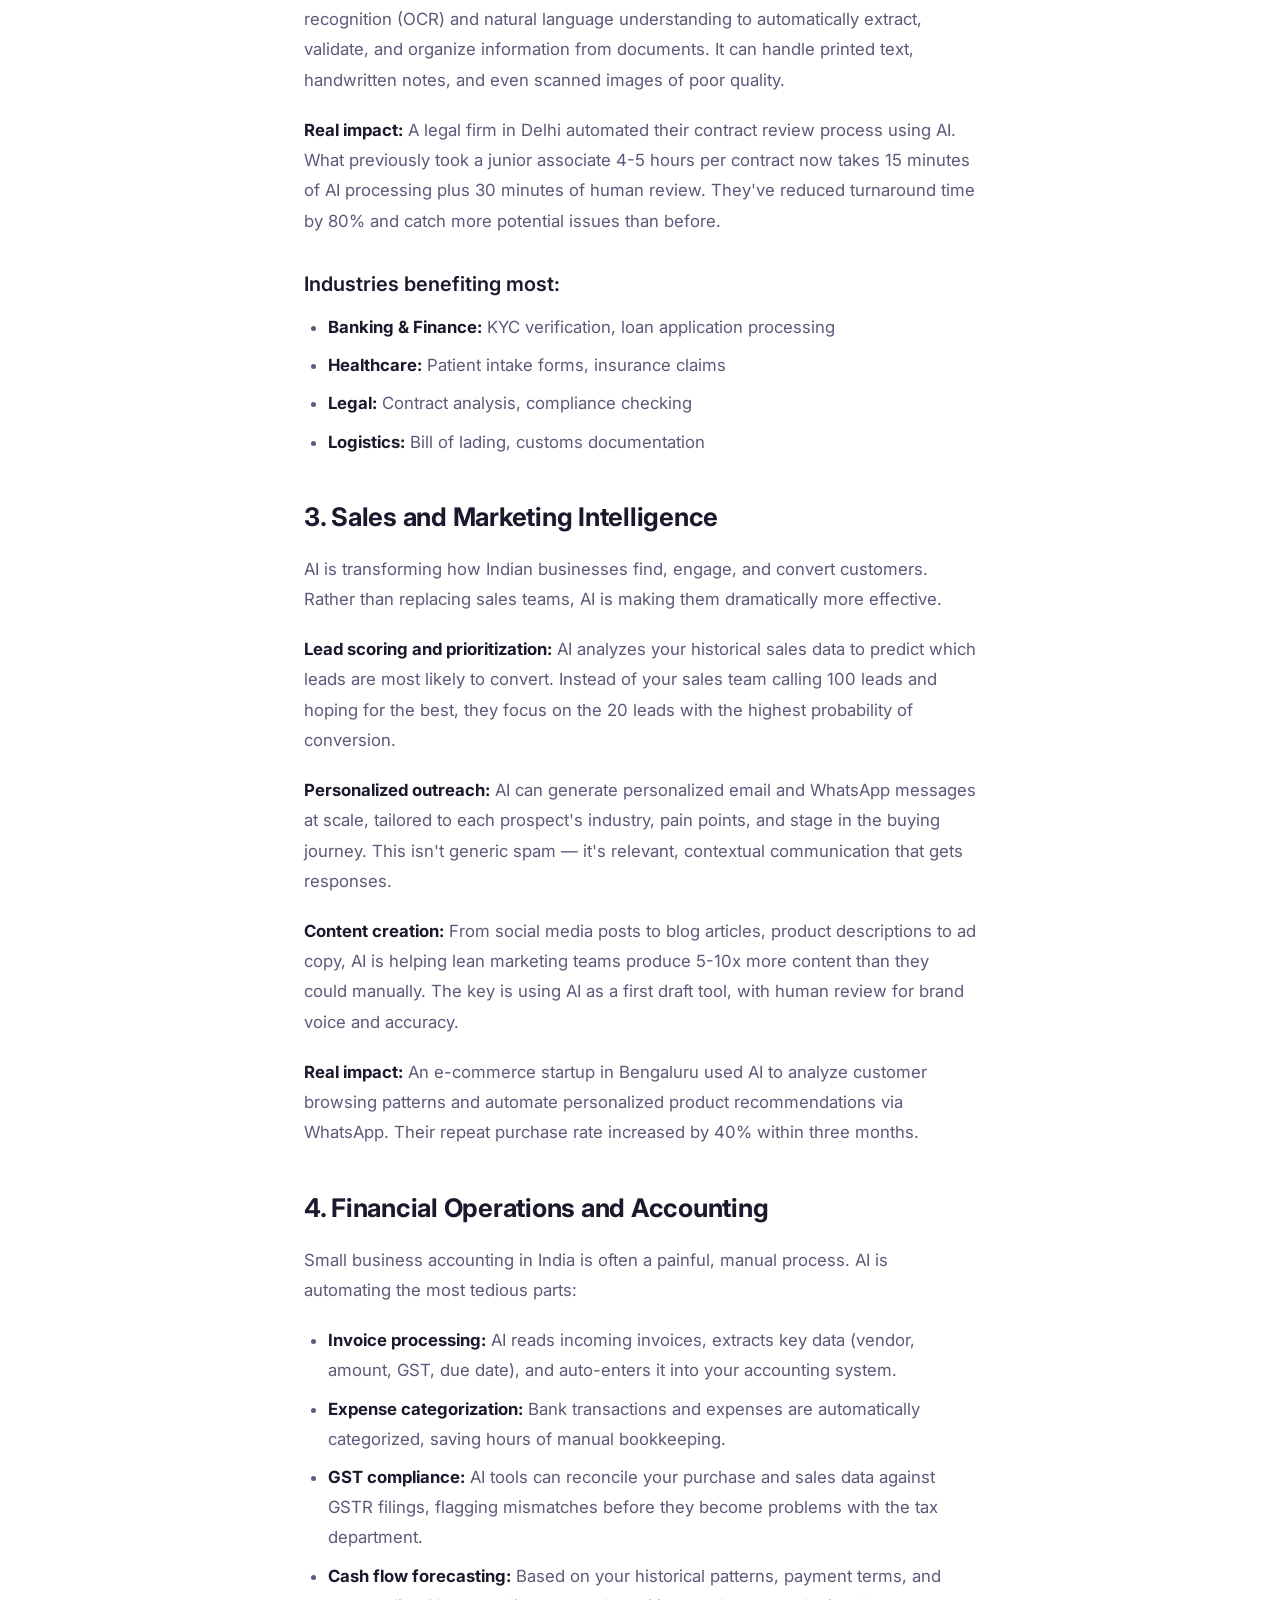
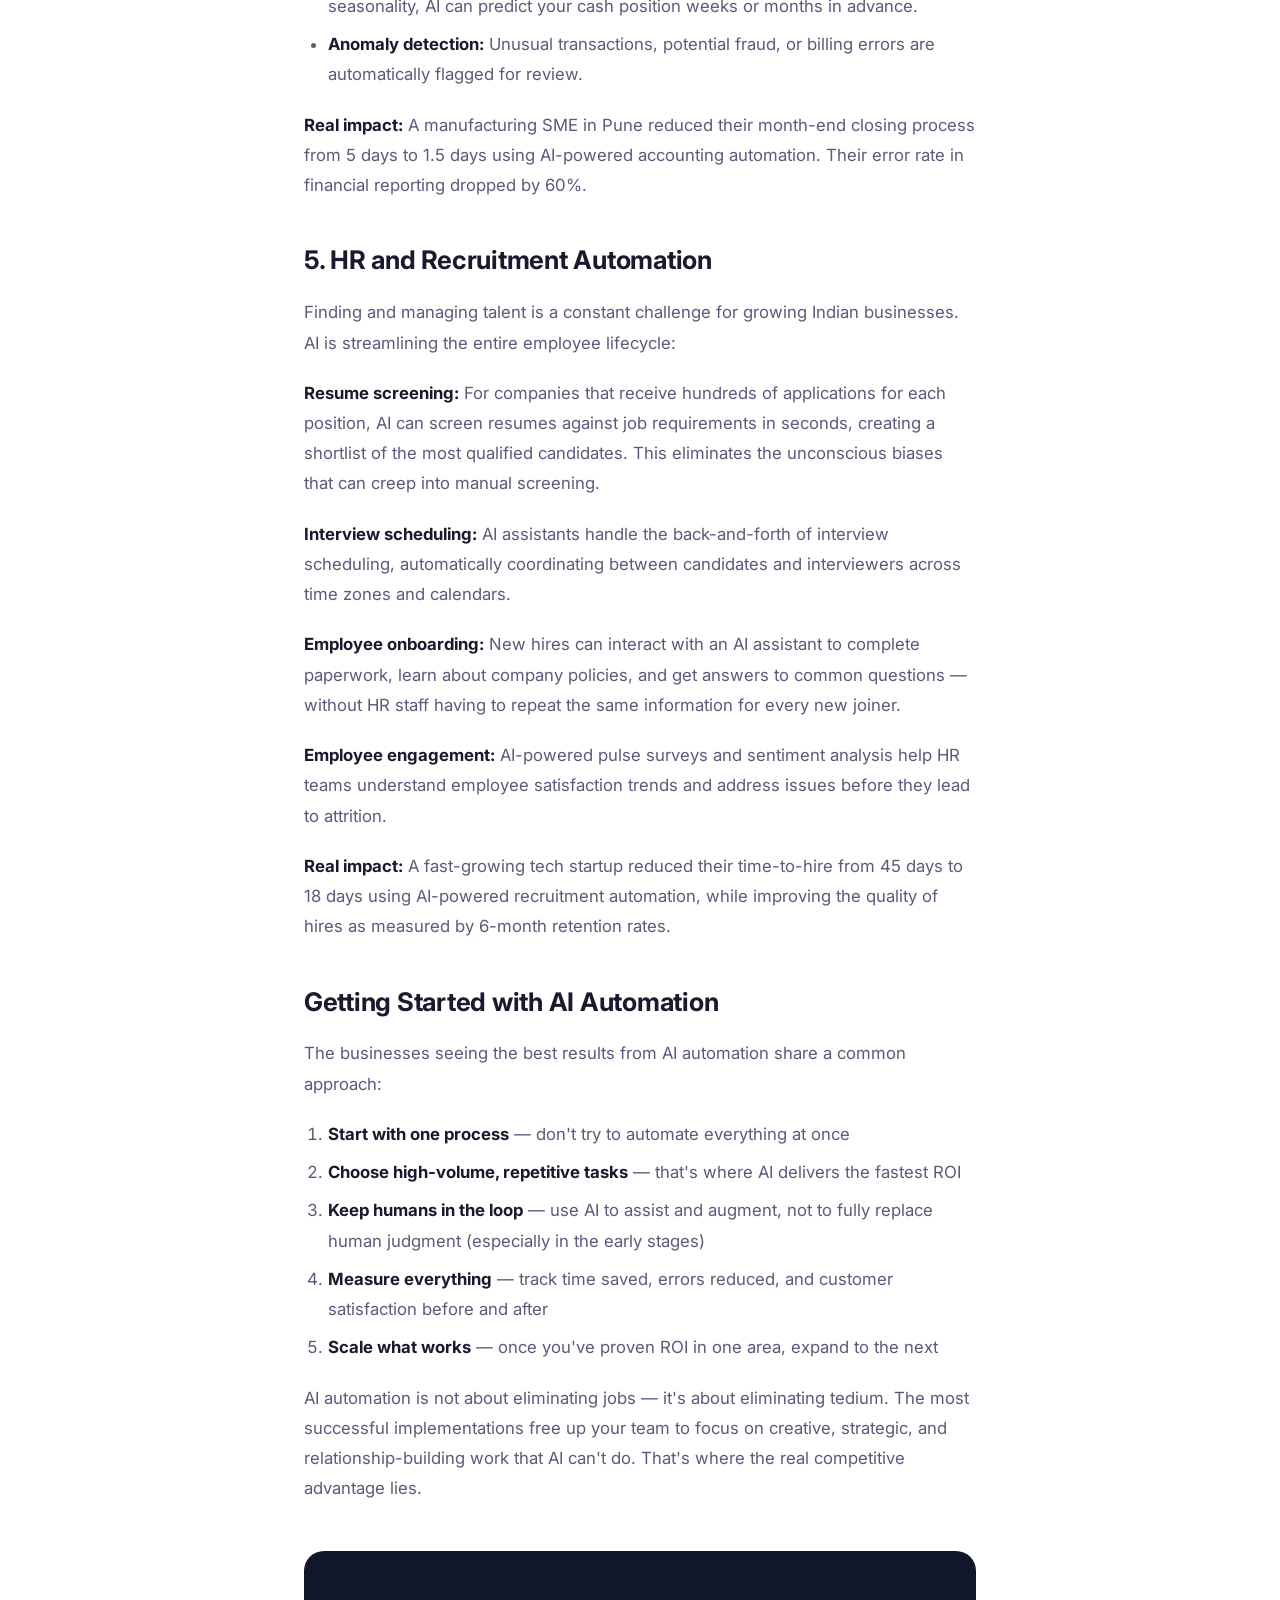
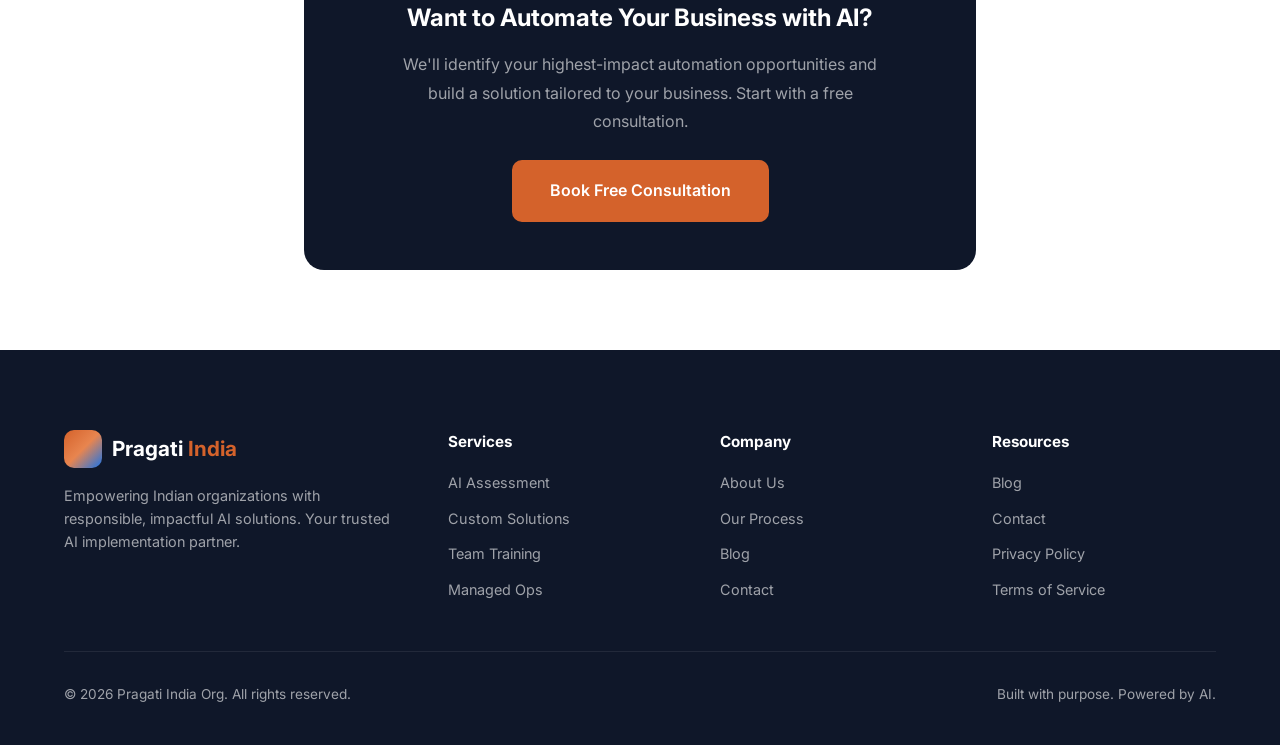
<file: blog/5-ways-ai-automating-indian-businesses.html>
<!DOCTYPE html>
<html lang="en">
<head>
    <meta charset="UTF-8">
    <meta name="viewport" content="width=device-width, initial-scale=1.0">
    <title>5 Ways AI is Automating Indian Businesses in 2026 | Pragati India</title>
    <meta name="description" content="From customer support chatbots to intelligent document processing, discover five real ways Indian companies are using AI automation to cut costs and grow faster in 2026.">
    <meta name="keywords" content="AI automation India, AI automating Indian businesses, AI business automation 2026, artificial intelligence automation India">
    <meta name="robots" content="index, follow">
    <link rel="canonical" href="https://pragatiindia.org/blog/5-ways-ai-automating-indian-businesses.html">

    <meta property="og:type" content="article">
    <meta property="og:url" content="https://pragatiindia.org/blog/5-ways-ai-automating-indian-businesses.html">
    <meta property="og:title" content="5 Ways AI is Automating Indian Businesses in 2026">
    <meta property="og:description" content="Five real ways Indian companies are using AI automation to cut costs and grow faster.">
    <meta property="og:locale" content="en_IN">

    <script type="application/ld+json">
    {
      "@context": "https://schema.org",
      "@type": "Article",
      "headline": "5 Ways AI is Automating Indian Businesses in 2026",
      "description": "From customer support chatbots to intelligent document processing, discover five real ways Indian companies are using AI automation to cut costs and grow faster in 2026.",
      "datePublished": "2026-03-06",
      "dateModified": "2026-03-06",
      "author": {
        "@type": "Organization",
        "name": "Pragati India",
        "url": "https://pragatiindia.org"
      },
      "publisher": {
        "@type": "Organization",
        "name": "Pragati India",
        "url": "https://pragatiindia.org",
        "logo": {
          "@type": "ImageObject",
          "url": "https://pragatiindia.org/logo.svg"
        }
      },
      "mainEntityOfPage": "https://pragatiindia.org/blog/5-ways-ai-automating-indian-businesses.html"
    }
    </script>

    <link rel="preconnect" href="https://fonts.googleapis.com">
    <link rel="preconnect" href="https://fonts.gstatic.com" crossorigin>
    <link href="https://fonts.googleapis.com/css2?family=Inter:wght@300;400;500;600;700;800&display=swap" rel="stylesheet">
    <link rel="stylesheet" href="../styles.css">
    <link rel="stylesheet" href="blog.css">
</head>
<body>

    <nav class="navbar" id="navbar">
        <div class="container nav-container">
            <a href="../" class="logo">
                <img src="../logo.svg" alt="Pragati India AI" class="logo-img">
            </a>
            <button class="nav-toggle" id="navToggle" aria-label="Toggle navigation">
                <span></span><span></span><span></span>
            </button>
            <ul class="nav-links" id="navLinks">
                <li><a href="../#services">Services</a></li>
                <li><a href="../#why-us">Why Us</a></li>
                <li><a href="../#process">Process</a></li>
                <li><a href="./">Blog</a></li>
                <li><a href="../#contact" class="btn btn-nav">Get Started</a></li>
            </ul>
        </div>
    </nav>

    <header class="article-header">
        <div class="container">
            <a href="./" class="article-back">&larr; Back to Blog</a>
            <h1>5 Ways AI is Automating Indian Businesses in 2026</h1>
            <div class="article-meta">
                <span>March 6, 2026</span>
                <span>&middot;</span>
                <span>7 min read</span>
            </div>
        </div>
    </header>

    <article class="article-content">
        <div class="container">

            <p>AI automation is no longer a futuristic concept for Indian businesses — it's happening right now, across industries and company sizes. In 2026, businesses from Tier-1 metros to Tier-2 cities are deploying AI to handle tasks that previously required hours of manual effort.</p>

            <p>Here are five of the most impactful ways AI is automating Indian businesses today, with real examples of what this looks like in practice.</p>

            <h2>1. Customer Support That Never Sleeps</h2>

            <p>Perhaps the most visible AI automation in India is in customer support. AI-powered chatbots and virtual assistants are handling millions of customer conversations daily across WhatsApp, websites, and apps.</p>

            <p>What makes today's AI chatbots different from the frustrating bots of a few years ago? Modern large language models (LLMs) can understand context, handle complex multi-turn conversations, and respond naturally in multiple Indian languages. A customer in Chennai can ask a question in Tamil, and the AI responds fluently — no more rigid, keyword-based responses that miss the point.</p>

            <p><strong>Real impact:</strong> A mid-sized financial services company we worked with deployed an AI customer support assistant that now handles 75% of all incoming queries without human intervention. Their average response time dropped from 3 hours to under 30 seconds, and customer satisfaction scores improved by 35%.</p>

            <h3>Key use cases:</h3>
            <ul>
                <li>Order tracking and status updates</li>
                <li>FAQ resolution and product information</li>
                <li>Appointment booking and rescheduling</li>
                <li>Complaint logging and initial triage</li>
                <li>Lead qualification and sales support</li>
            </ul>

            <h2>2. Intelligent Document Processing</h2>

            <p>Indian businesses are drowning in documents — invoices, purchase orders, KYC forms, insurance claims, tax filings, contracts, and more. Manually processing these documents is slow, error-prone, and expensive.</p>

            <p>AI-powered document processing uses a combination of optical character recognition (OCR) and natural language understanding to automatically extract, validate, and organize information from documents. It can handle printed text, handwritten notes, and even scanned images of poor quality.</p>

            <p><strong>Real impact:</strong> A legal firm in Delhi automated their contract review process using AI. What previously took a junior associate 4-5 hours per contract now takes 15 minutes of AI processing plus 30 minutes of human review. They've reduced turnaround time by 80% and catch more potential issues than before.</p>

            <h3>Industries benefiting most:</h3>
            <ul>
                <li><strong>Banking & Finance:</strong> KYC verification, loan application processing</li>
                <li><strong>Healthcare:</strong> Patient intake forms, insurance claims</li>
                <li><strong>Legal:</strong> Contract analysis, compliance checking</li>
                <li><strong>Logistics:</strong> Bill of lading, customs documentation</li>
            </ul>

            <h2>3. Sales and Marketing Intelligence</h2>

            <p>AI is transforming how Indian businesses find, engage, and convert customers. Rather than replacing sales teams, AI is making them dramatically more effective.</p>

            <p><strong>Lead scoring and prioritization:</strong> AI analyzes your historical sales data to predict which leads are most likely to convert. Instead of your sales team calling 100 leads and hoping for the best, they focus on the 20 leads with the highest probability of conversion.</p>

            <p><strong>Personalized outreach:</strong> AI can generate personalized email and WhatsApp messages at scale, tailored to each prospect's industry, pain points, and stage in the buying journey. This isn't generic spam — it's relevant, contextual communication that gets responses.</p>

            <p><strong>Content creation:</strong> From social media posts to blog articles, product descriptions to ad copy, AI is helping lean marketing teams produce 5-10x more content than they could manually. The key is using AI as a first draft tool, with human review for brand voice and accuracy.</p>

            <p><strong>Real impact:</strong> An e-commerce startup in Bengaluru used AI to analyze customer browsing patterns and automate personalized product recommendations via WhatsApp. Their repeat purchase rate increased by 40% within three months.</p>

            <h2>4. Financial Operations and Accounting</h2>

            <p>Small business accounting in India is often a painful, manual process. AI is automating the most tedious parts:</p>

            <ul>
                <li><strong>Invoice processing:</strong> AI reads incoming invoices, extracts key data (vendor, amount, GST, due date), and auto-enters it into your accounting system.</li>
                <li><strong>Expense categorization:</strong> Bank transactions and expenses are automatically categorized, saving hours of manual bookkeeping.</li>
                <li><strong>GST compliance:</strong> AI tools can reconcile your purchase and sales data against GSTR filings, flagging mismatches before they become problems with the tax department.</li>
                <li><strong>Cash flow forecasting:</strong> Based on your historical patterns, payment terms, and seasonality, AI can predict your cash position weeks or months in advance.</li>
                <li><strong>Anomaly detection:</strong> Unusual transactions, potential fraud, or billing errors are automatically flagged for review.</li>
            </ul>

            <p><strong>Real impact:</strong> A manufacturing SME in Pune reduced their month-end closing process from 5 days to 1.5 days using AI-powered accounting automation. Their error rate in financial reporting dropped by 60%.</p>

            <h2>5. HR and Recruitment Automation</h2>

            <p>Finding and managing talent is a constant challenge for growing Indian businesses. AI is streamlining the entire employee lifecycle:</p>

            <p><strong>Resume screening:</strong> For companies that receive hundreds of applications for each position, AI can screen resumes against job requirements in seconds, creating a shortlist of the most qualified candidates. This eliminates the unconscious biases that can creep into manual screening.</p>

            <p><strong>Interview scheduling:</strong> AI assistants handle the back-and-forth of interview scheduling, automatically coordinating between candidates and interviewers across time zones and calendars.</p>

            <p><strong>Employee onboarding:</strong> New hires can interact with an AI assistant to complete paperwork, learn about company policies, and get answers to common questions — without HR staff having to repeat the same information for every new joiner.</p>

            <p><strong>Employee engagement:</strong> AI-powered pulse surveys and sentiment analysis help HR teams understand employee satisfaction trends and address issues before they lead to attrition.</p>

            <p><strong>Real impact:</strong> A fast-growing tech startup reduced their time-to-hire from 45 days to 18 days using AI-powered recruitment automation, while improving the quality of hires as measured by 6-month retention rates.</p>

            <h2>Getting Started with AI Automation</h2>

            <p>The businesses seeing the best results from AI automation share a common approach:</p>

            <ol>
                <li><strong>Start with one process</strong> — don't try to automate everything at once</li>
                <li><strong>Choose high-volume, repetitive tasks</strong> — that's where AI delivers the fastest ROI</li>
                <li><strong>Keep humans in the loop</strong> — use AI to assist and augment, not to fully replace human judgment (especially in the early stages)</li>
                <li><strong>Measure everything</strong> — track time saved, errors reduced, and customer satisfaction before and after</li>
                <li><strong>Scale what works</strong> — once you've proven ROI in one area, expand to the next</li>
            </ol>

            <p>AI automation is not about eliminating jobs — it's about eliminating tedium. The most successful implementations free up your team to focus on creative, strategic, and relationship-building work that AI can't do. That's where the real competitive advantage lies.</p>

            <div class="article-cta">
                <h3>Want to Automate Your Business with AI?</h3>
                <p>We'll identify your highest-impact automation opportunities and build a solution tailored to your business. Start with a free consultation.</p>
                <a href="../#contact" class="btn btn-primary btn-lg">Book Free Consultation</a>
            </div>

        </div>
    </article>

    <footer class="footer">
        <div class="container">
            <div class="footer-grid">
                <div class="footer-brand">
                    <a href="../" class="logo">
                        <span class="logo-icon">&nbsp;</span>
                        <span class="logo-text">Pragati<span class="logo-accent"> India</span></span>
                    </a>
                    <p>Empowering Indian organizations with responsible, impactful AI solutions. Your trusted AI implementation partner.</p>
                </div>
                <div class="footer-links">
                    <h4>Services</h4>
                    <ul>
                        <li><a href="../#services">AI Assessment</a></li>
                        <li><a href="../#services">Custom Solutions</a></li>
                        <li><a href="../#services">Team Training</a></li>
                        <li><a href="../#services">Managed Ops</a></li>
                    </ul>
                </div>
                <div class="footer-links">
                    <h4>Company</h4>
                    <ul>
                        <li><a href="../#why-us">About Us</a></li>
                        <li><a href="../#process">Our Process</a></li>
                        <li><a href="./">Blog</a></li>
                        <li><a href="../#contact">Contact</a></li>
                    </ul>
                </div>
                <div class="footer-links">
                    <h4>Resources</h4>
                    <ul>
                        <li><a href="./">Blog</a></li>
                        <li><a href="../#contact">Contact</a></li>
                        <li><a href="#">Privacy Policy</a></li>
                        <li><a href="#">Terms of Service</a></li>
                    </ul>
                </div>
            </div>
            <div class="footer-bottom">
                <p>&copy; 2026 Pragati India Org. All rights reserved.</p>
                <p>Built with purpose. Powered by AI.</p>
            </div>
        </div>
    </footer>

    <script src="../script.js"></script>
</body>
</html>
</file>
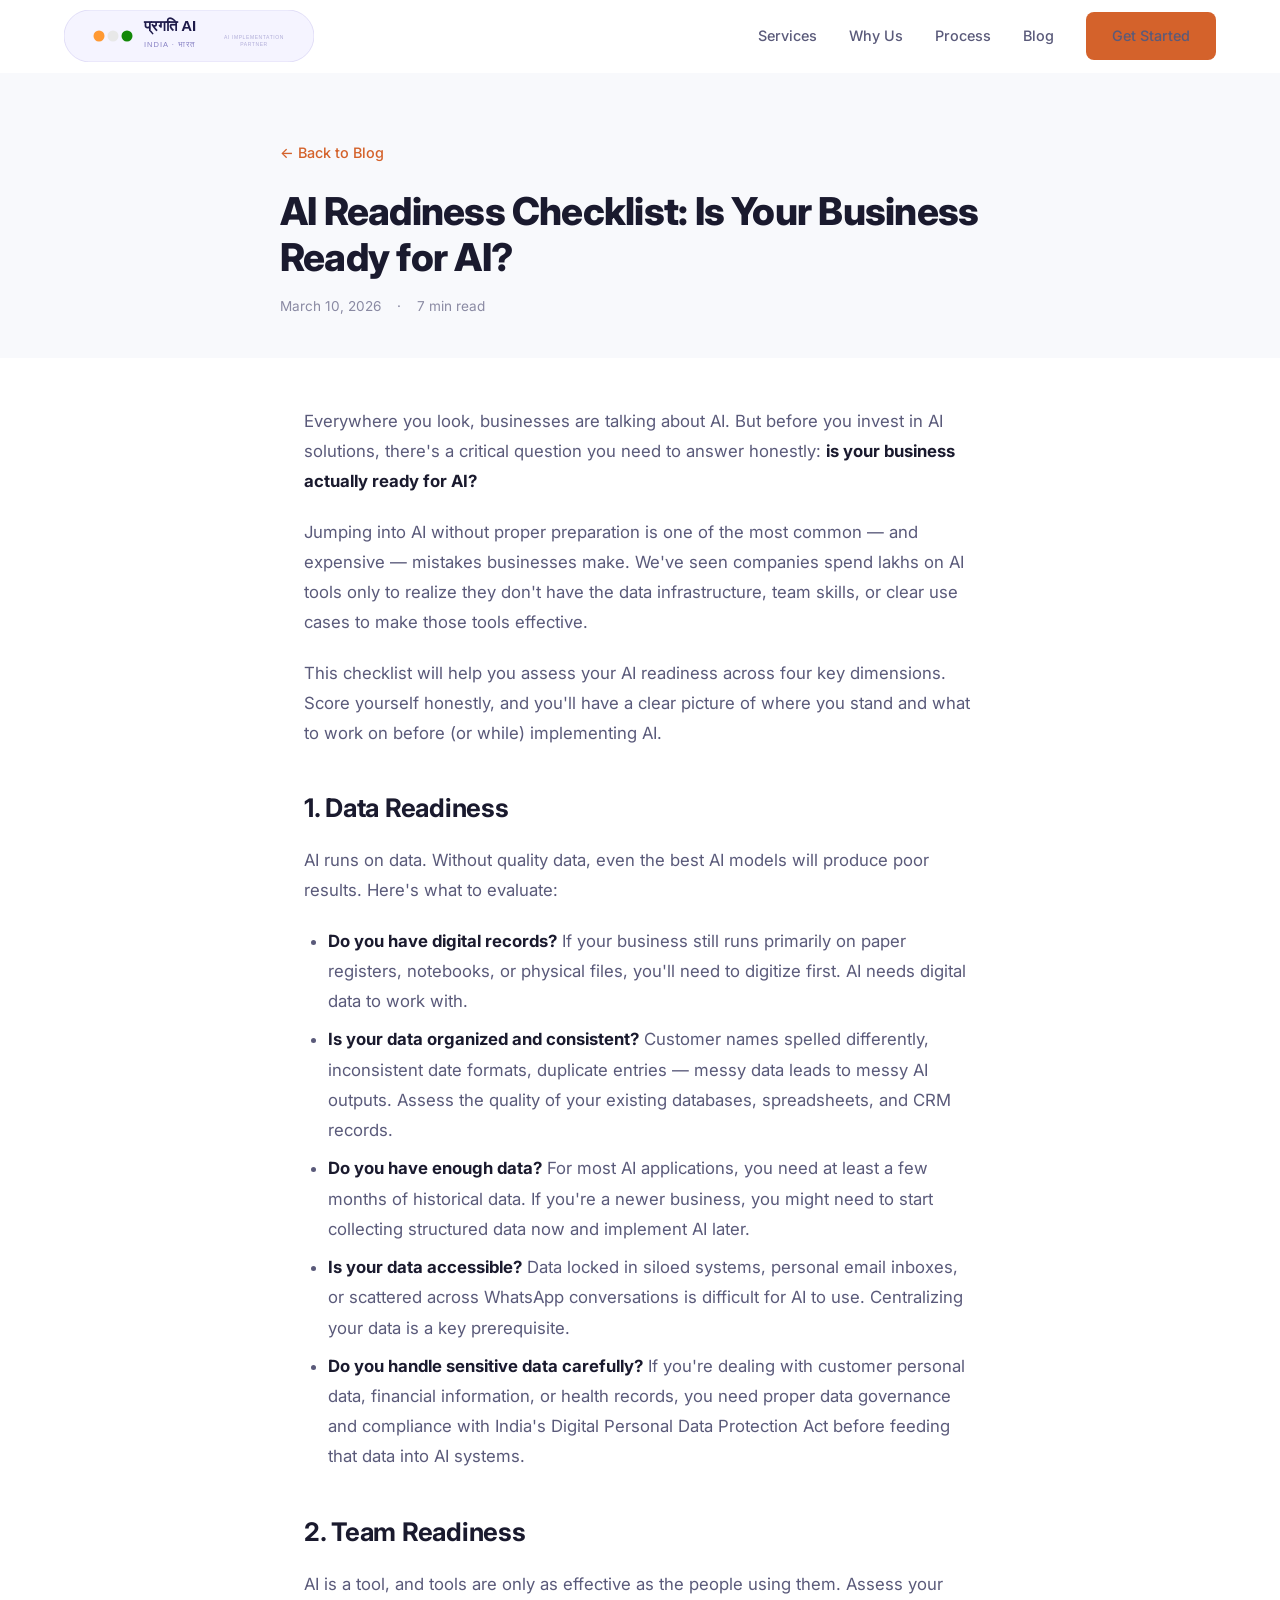
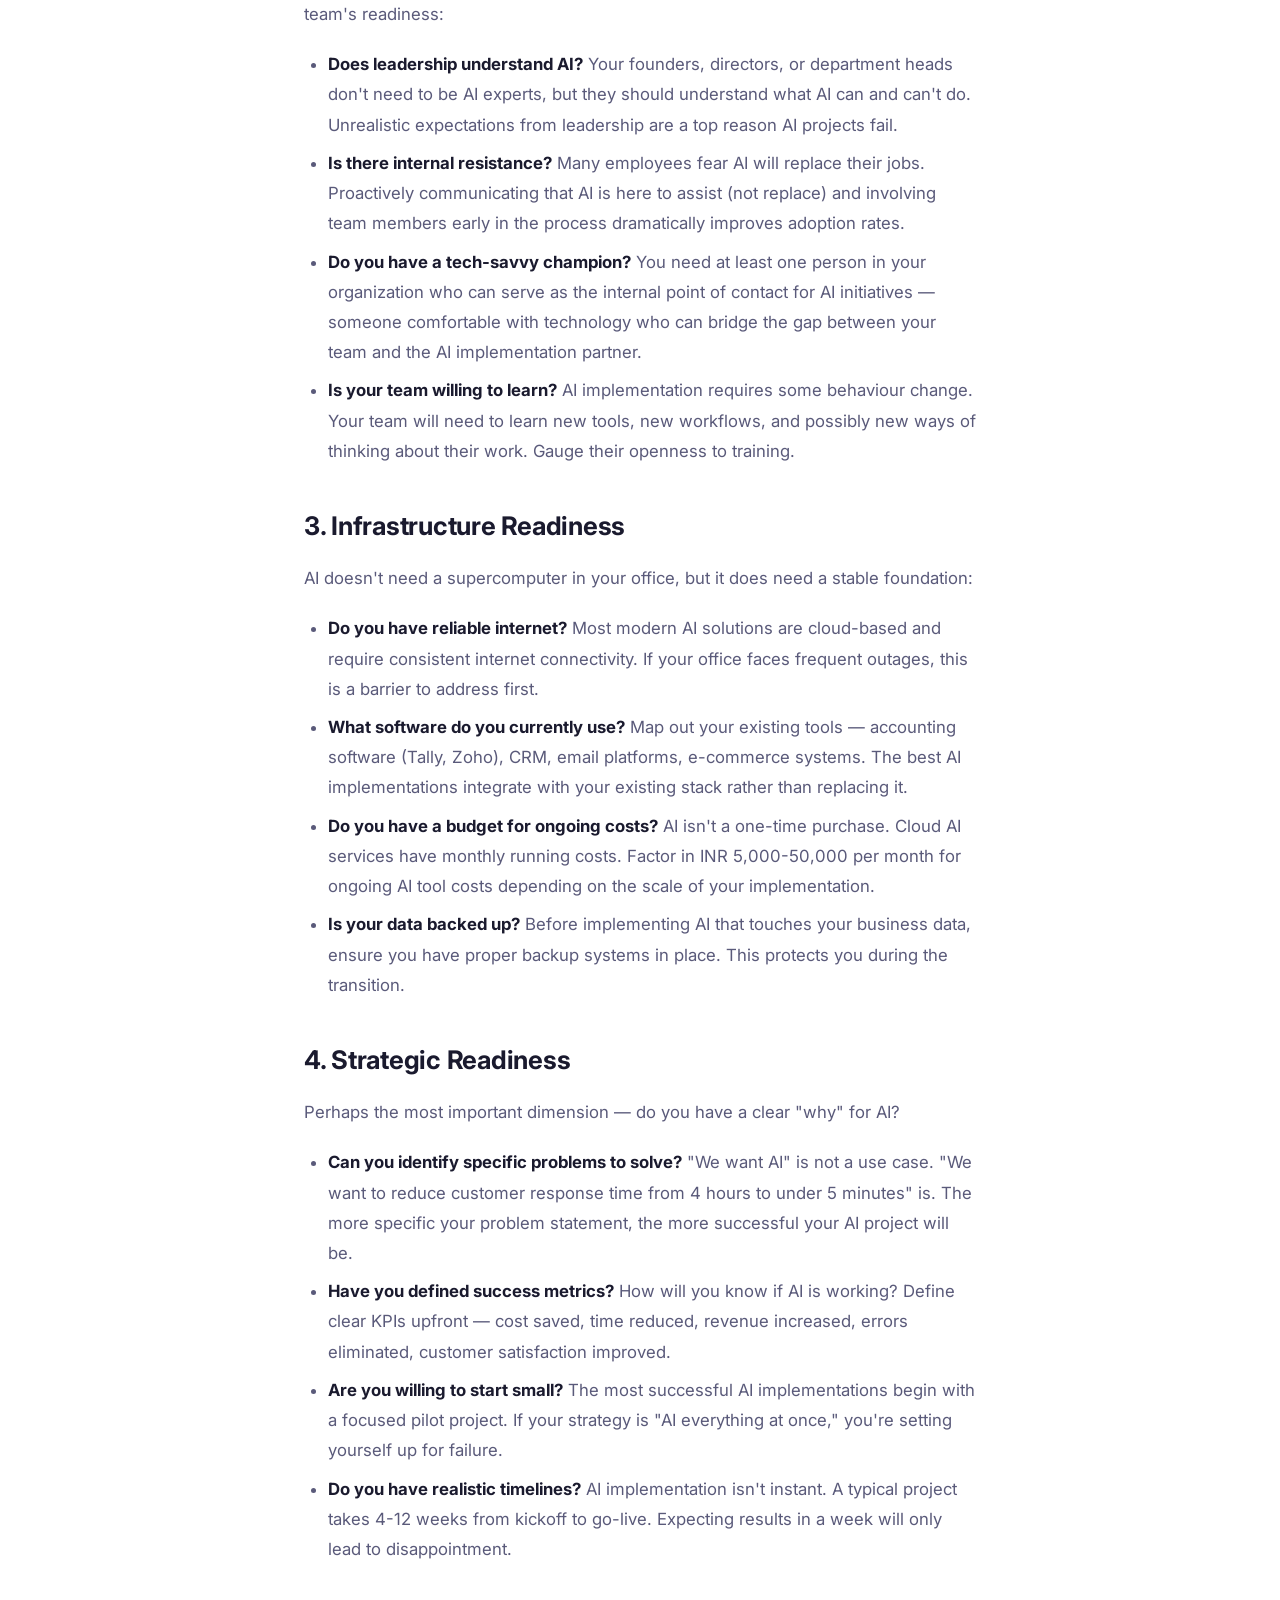
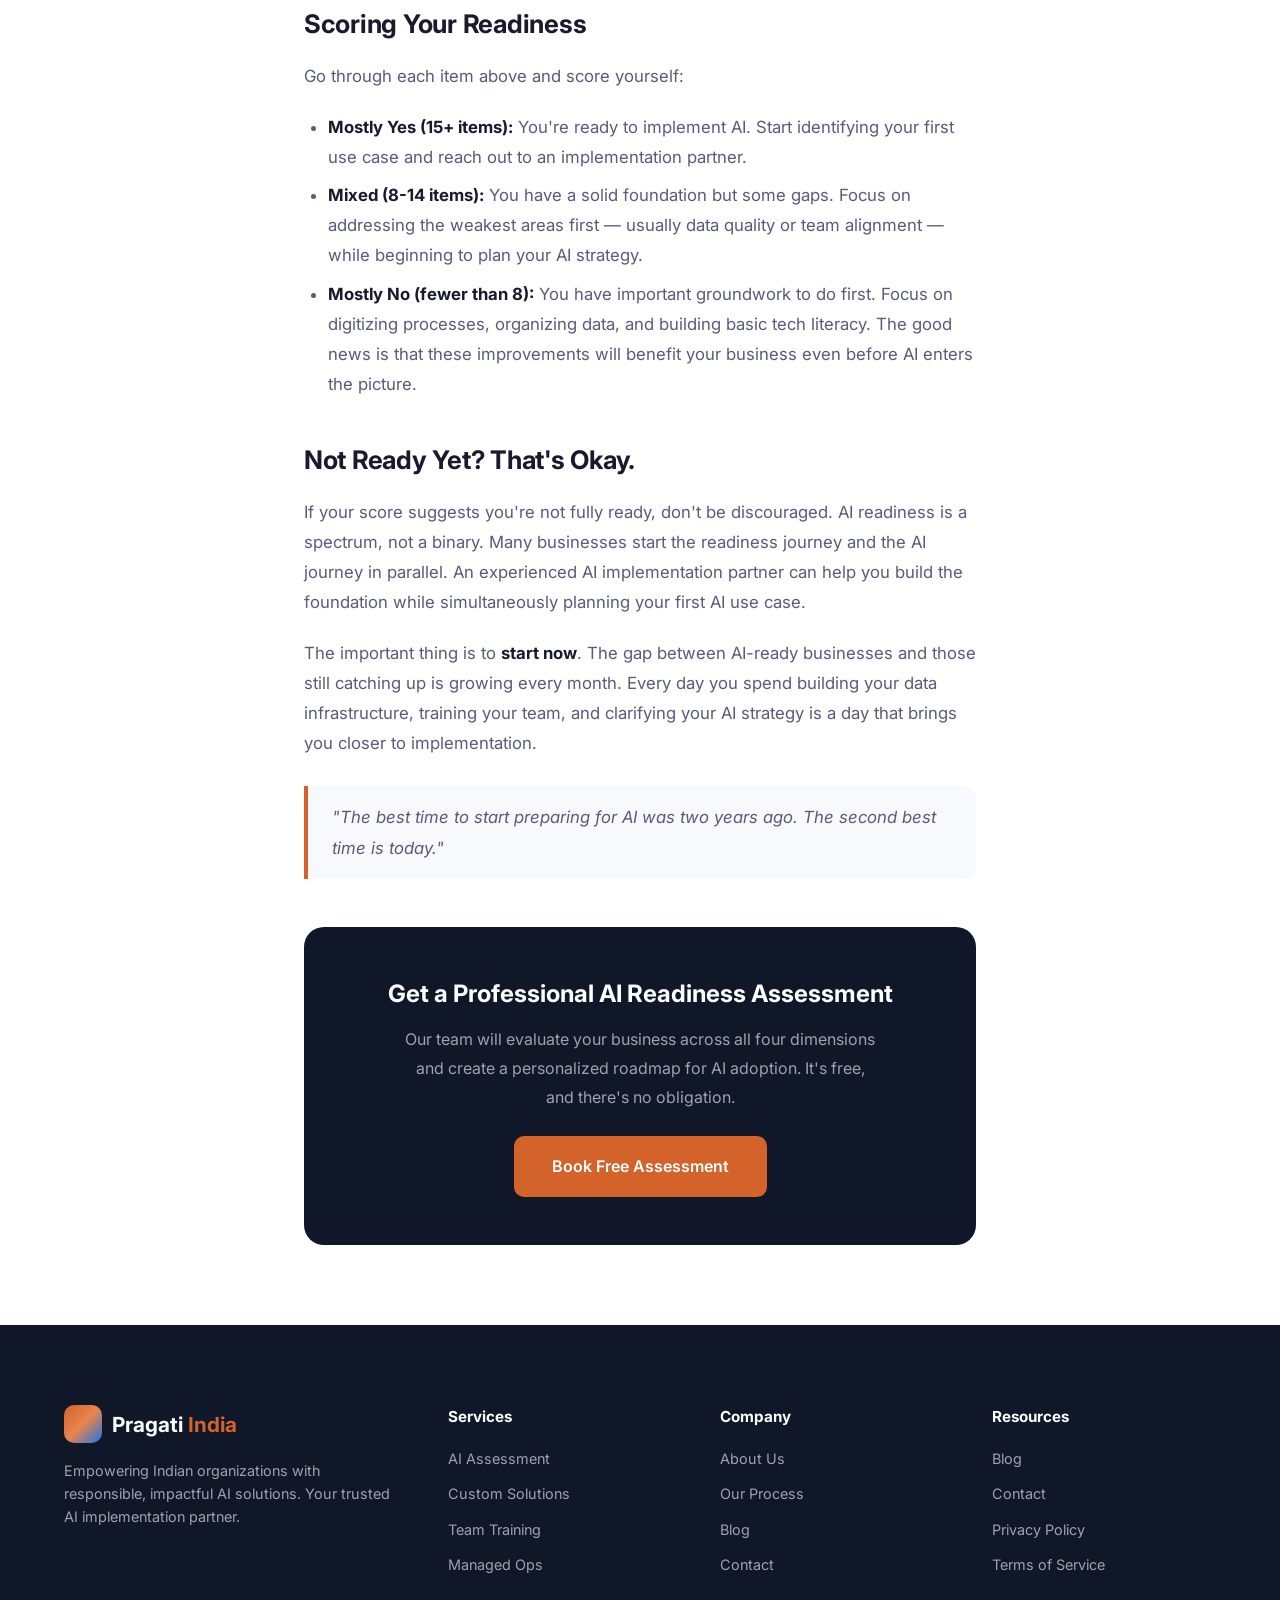
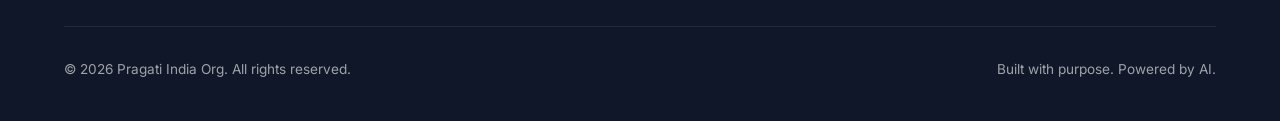
<file: blog/ai-readiness-checklist-small-businesses.html>
<!DOCTYPE html>
<html lang="en">
<head>
    <meta charset="UTF-8">
    <meta name="viewport" content="width=device-width, initial-scale=1.0">
    <title>AI Readiness Checklist: Is Your Business Ready for AI? | Pragati India</title>
    <meta name="description" content="Use this practical AI readiness checklist to assess whether your business is ready to implement AI. Covers data, team, infrastructure, and strategic readiness.">
    <meta name="keywords" content="AI readiness checklist, AI readiness assessment, is my business ready for AI, AI implementation checklist India">
    <meta name="robots" content="index, follow">
    <link rel="canonical" href="https://pragatiindia.org/blog/ai-readiness-checklist-small-businesses.html">

    <meta property="og:type" content="article">
    <meta property="og:url" content="https://pragatiindia.org/blog/ai-readiness-checklist-small-businesses.html">
    <meta property="og:title" content="AI Readiness Checklist: Is Your Business Ready for AI?">
    <meta property="og:description" content="Practical checklist to assess whether your business is ready to implement AI solutions.">
    <meta property="og:locale" content="en_IN">

    <script type="application/ld+json">
    {
      "@context": "https://schema.org",
      "@type": "Article",
      "headline": "AI Readiness Checklist: Is Your Business Ready for AI?",
      "description": "Use this practical AI readiness checklist to assess whether your business is ready to implement AI. Covers data, team, infrastructure, and strategic readiness.",
      "datePublished": "2026-03-10",
      "dateModified": "2026-03-10",
      "author": {
        "@type": "Organization",
        "name": "Pragati India",
        "url": "https://pragatiindia.org"
      },
      "publisher": {
        "@type": "Organization",
        "name": "Pragati India",
        "url": "https://pragatiindia.org",
        "logo": {
          "@type": "ImageObject",
          "url": "https://pragatiindia.org/logo.svg"
        }
      },
      "mainEntityOfPage": "https://pragatiindia.org/blog/ai-readiness-checklist-small-businesses.html"
    }
    </script>

    <link rel="preconnect" href="https://fonts.googleapis.com">
    <link rel="preconnect" href="https://fonts.gstatic.com" crossorigin>
    <link href="https://fonts.googleapis.com/css2?family=Inter:wght@300;400;500;600;700;800&display=swap" rel="stylesheet">
    <link rel="stylesheet" href="../styles.css">
    <link rel="stylesheet" href="blog.css">
</head>
<body>

    <nav class="navbar" id="navbar">
        <div class="container nav-container">
            <a href="../" class="logo">
                <img src="../logo.svg" alt="Pragati India AI" class="logo-img">
            </a>
            <button class="nav-toggle" id="navToggle" aria-label="Toggle navigation">
                <span></span><span></span><span></span>
            </button>
            <ul class="nav-links" id="navLinks">
                <li><a href="../#services">Services</a></li>
                <li><a href="../#why-us">Why Us</a></li>
                <li><a href="../#process">Process</a></li>
                <li><a href="./">Blog</a></li>
                <li><a href="../#contact" class="btn btn-nav">Get Started</a></li>
            </ul>
        </div>
    </nav>

    <header class="article-header">
        <div class="container">
            <a href="./" class="article-back">&larr; Back to Blog</a>
            <h1>AI Readiness Checklist: Is Your Business Ready for AI?</h1>
            <div class="article-meta">
                <span>March 10, 2026</span>
                <span>&middot;</span>
                <span>7 min read</span>
            </div>
        </div>
    </header>

    <article class="article-content">
        <div class="container">

            <p>Everywhere you look, businesses are talking about AI. But before you invest in AI solutions, there's a critical question you need to answer honestly: <strong>is your business actually ready for AI?</strong></p>

            <p>Jumping into AI without proper preparation is one of the most common — and expensive — mistakes businesses make. We've seen companies spend lakhs on AI tools only to realize they don't have the data infrastructure, team skills, or clear use cases to make those tools effective.</p>

            <p>This checklist will help you assess your AI readiness across four key dimensions. Score yourself honestly, and you'll have a clear picture of where you stand and what to work on before (or while) implementing AI.</p>

            <h2>1. Data Readiness</h2>

            <p>AI runs on data. Without quality data, even the best AI models will produce poor results. Here's what to evaluate:</p>

            <ul>
                <li><strong>Do you have digital records?</strong> If your business still runs primarily on paper registers, notebooks, or physical files, you'll need to digitize first. AI needs digital data to work with.</li>
                <li><strong>Is your data organized and consistent?</strong> Customer names spelled differently, inconsistent date formats, duplicate entries — messy data leads to messy AI outputs. Assess the quality of your existing databases, spreadsheets, and CRM records.</li>
                <li><strong>Do you have enough data?</strong> For most AI applications, you need at least a few months of historical data. If you're a newer business, you might need to start collecting structured data now and implement AI later.</li>
                <li><strong>Is your data accessible?</strong> Data locked in siloed systems, personal email inboxes, or scattered across WhatsApp conversations is difficult for AI to use. Centralizing your data is a key prerequisite.</li>
                <li><strong>Do you handle sensitive data carefully?</strong> If you're dealing with customer personal data, financial information, or health records, you need proper data governance and compliance with India's Digital Personal Data Protection Act before feeding that data into AI systems.</li>
            </ul>

            <h2>2. Team Readiness</h2>

            <p>AI is a tool, and tools are only as effective as the people using them. Assess your team's readiness:</p>

            <ul>
                <li><strong>Does leadership understand AI?</strong> Your founders, directors, or department heads don't need to be AI experts, but they should understand what AI can and can't do. Unrealistic expectations from leadership are a top reason AI projects fail.</li>
                <li><strong>Is there internal resistance?</strong> Many employees fear AI will replace their jobs. Proactively communicating that AI is here to assist (not replace) and involving team members early in the process dramatically improves adoption rates.</li>
                <li><strong>Do you have a tech-savvy champion?</strong> You need at least one person in your organization who can serve as the internal point of contact for AI initiatives — someone comfortable with technology who can bridge the gap between your team and the AI implementation partner.</li>
                <li><strong>Is your team willing to learn?</strong> AI implementation requires some behaviour change. Your team will need to learn new tools, new workflows, and possibly new ways of thinking about their work. Gauge their openness to training.</li>
            </ul>

            <h2>3. Infrastructure Readiness</h2>

            <p>AI doesn't need a supercomputer in your office, but it does need a stable foundation:</p>

            <ul>
                <li><strong>Do you have reliable internet?</strong> Most modern AI solutions are cloud-based and require consistent internet connectivity. If your office faces frequent outages, this is a barrier to address first.</li>
                <li><strong>What software do you currently use?</strong> Map out your existing tools — accounting software (Tally, Zoho), CRM, email platforms, e-commerce systems. The best AI implementations integrate with your existing stack rather than replacing it.</li>
                <li><strong>Do you have a budget for ongoing costs?</strong> AI isn't a one-time purchase. Cloud AI services have monthly running costs. Factor in INR 5,000-50,000 per month for ongoing AI tool costs depending on the scale of your implementation.</li>
                <li><strong>Is your data backed up?</strong> Before implementing AI that touches your business data, ensure you have proper backup systems in place. This protects you during the transition.</li>
            </ul>

            <h2>4. Strategic Readiness</h2>

            <p>Perhaps the most important dimension — do you have a clear "why" for AI?</p>

            <ul>
                <li><strong>Can you identify specific problems to solve?</strong> "We want AI" is not a use case. "We want to reduce customer response time from 4 hours to under 5 minutes" is. The more specific your problem statement, the more successful your AI project will be.</li>
                <li><strong>Have you defined success metrics?</strong> How will you know if AI is working? Define clear KPIs upfront — cost saved, time reduced, revenue increased, errors eliminated, customer satisfaction improved.</li>
                <li><strong>Are you willing to start small?</strong> The most successful AI implementations begin with a focused pilot project. If your strategy is "AI everything at once," you're setting yourself up for failure.</li>
                <li><strong>Do you have realistic timelines?</strong> AI implementation isn't instant. A typical project takes 4-12 weeks from kickoff to go-live. Expecting results in a week will only lead to disappointment.</li>
            </ul>

            <h2>Scoring Your Readiness</h2>

            <p>Go through each item above and score yourself:</p>

            <ul>
                <li><strong>Mostly Yes (15+ items):</strong> You're ready to implement AI. Start identifying your first use case and reach out to an implementation partner.</li>
                <li><strong>Mixed (8-14 items):</strong> You have a solid foundation but some gaps. Focus on addressing the weakest areas first — usually data quality or team alignment — while beginning to plan your AI strategy.</li>
                <li><strong>Mostly No (fewer than 8):</strong> You have important groundwork to do first. Focus on digitizing processes, organizing data, and building basic tech literacy. The good news is that these improvements will benefit your business even before AI enters the picture.</li>
            </ul>

            <h2>Not Ready Yet? That's Okay.</h2>

            <p>If your score suggests you're not fully ready, don't be discouraged. AI readiness is a spectrum, not a binary. Many businesses start the readiness journey and the AI journey in parallel. An experienced AI implementation partner can help you build the foundation while simultaneously planning your first AI use case.</p>

            <p>The important thing is to <strong>start now</strong>. The gap between AI-ready businesses and those still catching up is growing every month. Every day you spend building your data infrastructure, training your team, and clarifying your AI strategy is a day that brings you closer to implementation.</p>

            <blockquote>
                <p>"The best time to start preparing for AI was two years ago. The second best time is today."</p>
            </blockquote>

            <div class="article-cta">
                <h3>Get a Professional AI Readiness Assessment</h3>
                <p>Our team will evaluate your business across all four dimensions and create a personalized roadmap for AI adoption. It's free, and there's no obligation.</p>
                <a href="../#contact" class="btn btn-primary btn-lg">Book Free Assessment</a>
            </div>

        </div>
    </article>

    <footer class="footer">
        <div class="container">
            <div class="footer-grid">
                <div class="footer-brand">
                    <a href="../" class="logo">
                        <span class="logo-icon">&nbsp;</span>
                        <span class="logo-text">Pragati<span class="logo-accent"> India</span></span>
                    </a>
                    <p>Empowering Indian organizations with responsible, impactful AI solutions. Your trusted AI implementation partner.</p>
                </div>
                <div class="footer-links">
                    <h4>Services</h4>
                    <ul>
                        <li><a href="../#services">AI Assessment</a></li>
                        <li><a href="../#services">Custom Solutions</a></li>
                        <li><a href="../#services">Team Training</a></li>
                        <li><a href="../#services">Managed Ops</a></li>
                    </ul>
                </div>
                <div class="footer-links">
                    <h4>Company</h4>
                    <ul>
                        <li><a href="../#why-us">About Us</a></li>
                        <li><a href="../#process">Our Process</a></li>
                        <li><a href="./">Blog</a></li>
                        <li><a href="../#contact">Contact</a></li>
                    </ul>
                </div>
                <div class="footer-links">
                    <h4>Resources</h4>
                    <ul>
                        <li><a href="./">Blog</a></li>
                        <li><a href="../#contact">Contact</a></li>
                        <li><a href="#">Privacy Policy</a></li>
                        <li><a href="#">Terms of Service</a></li>
                    </ul>
                </div>
            </div>
            <div class="footer-bottom">
                <p>&copy; 2026 Pragati India Org. All rights reserved.</p>
                <p>Built with purpose. Powered by AI.</p>
            </div>
        </div>
    </footer>

    <script src="../script.js"></script>
</body>
</html>
</file>
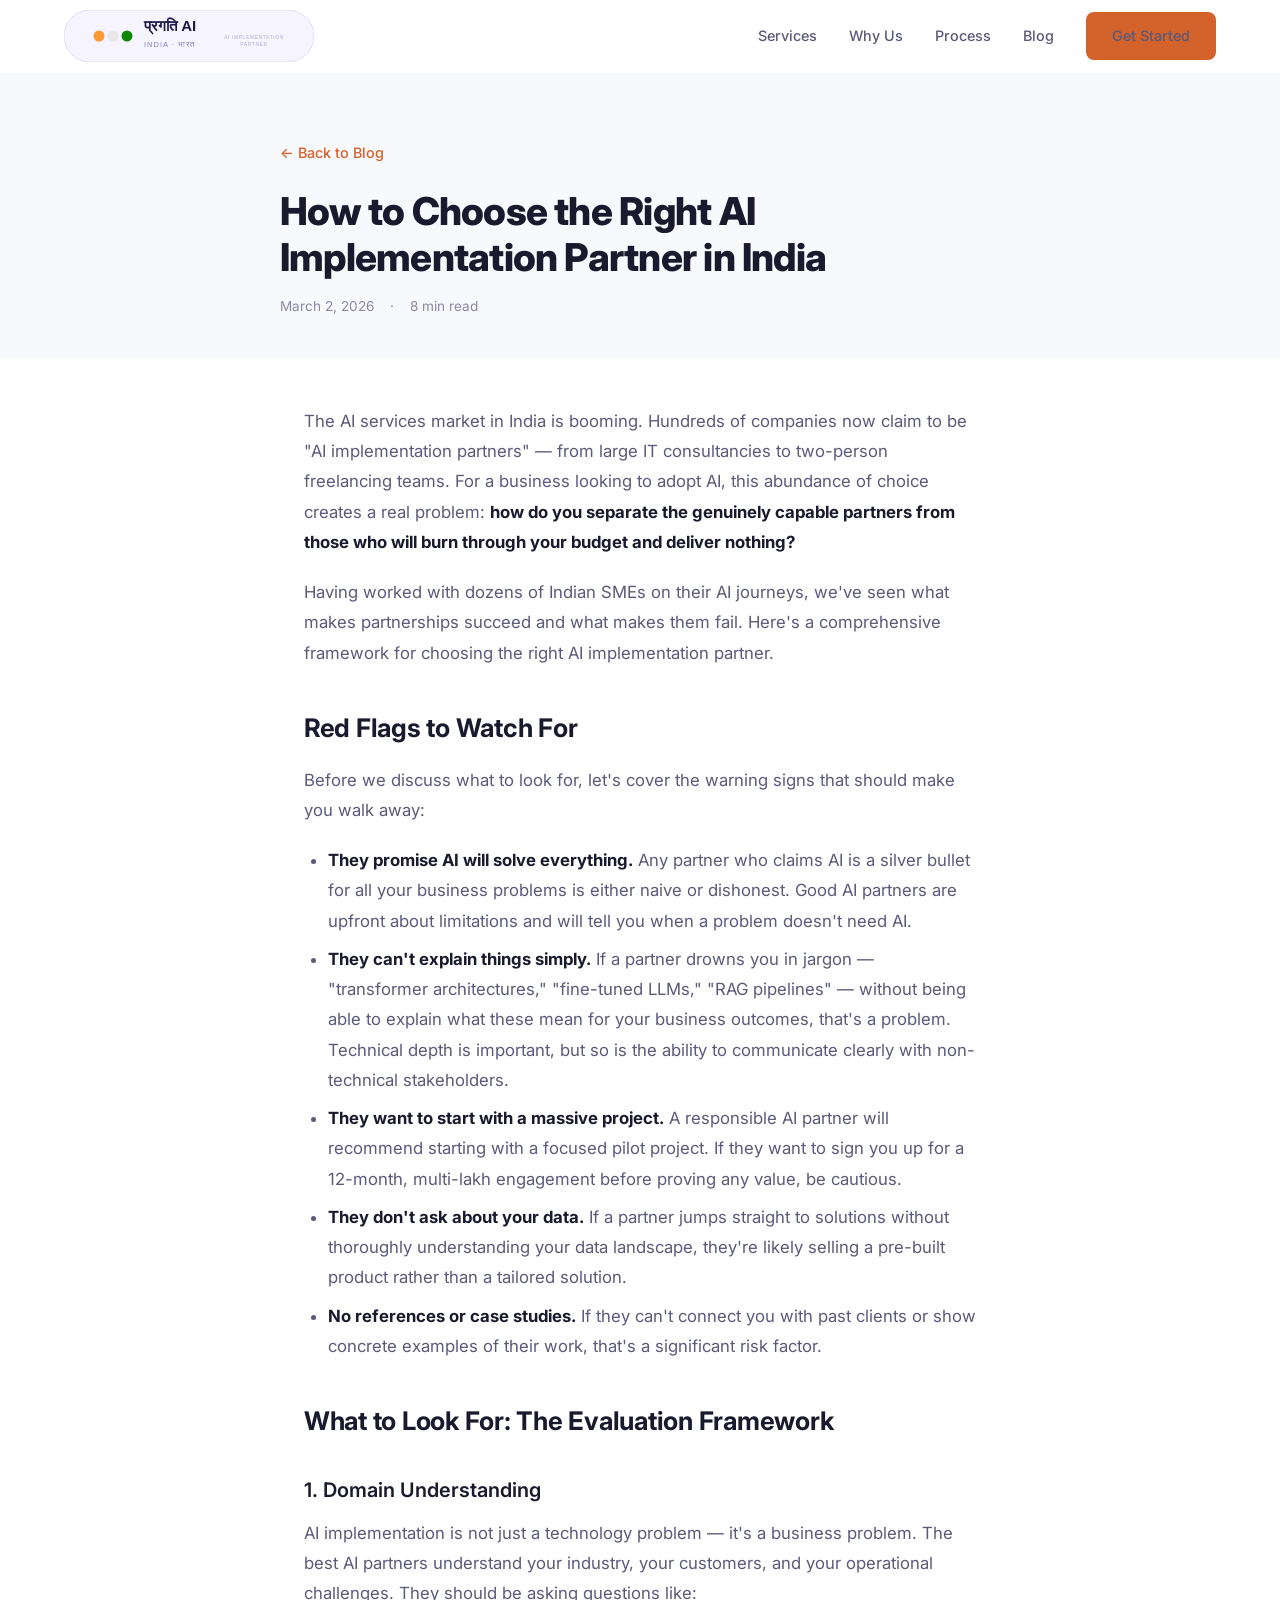
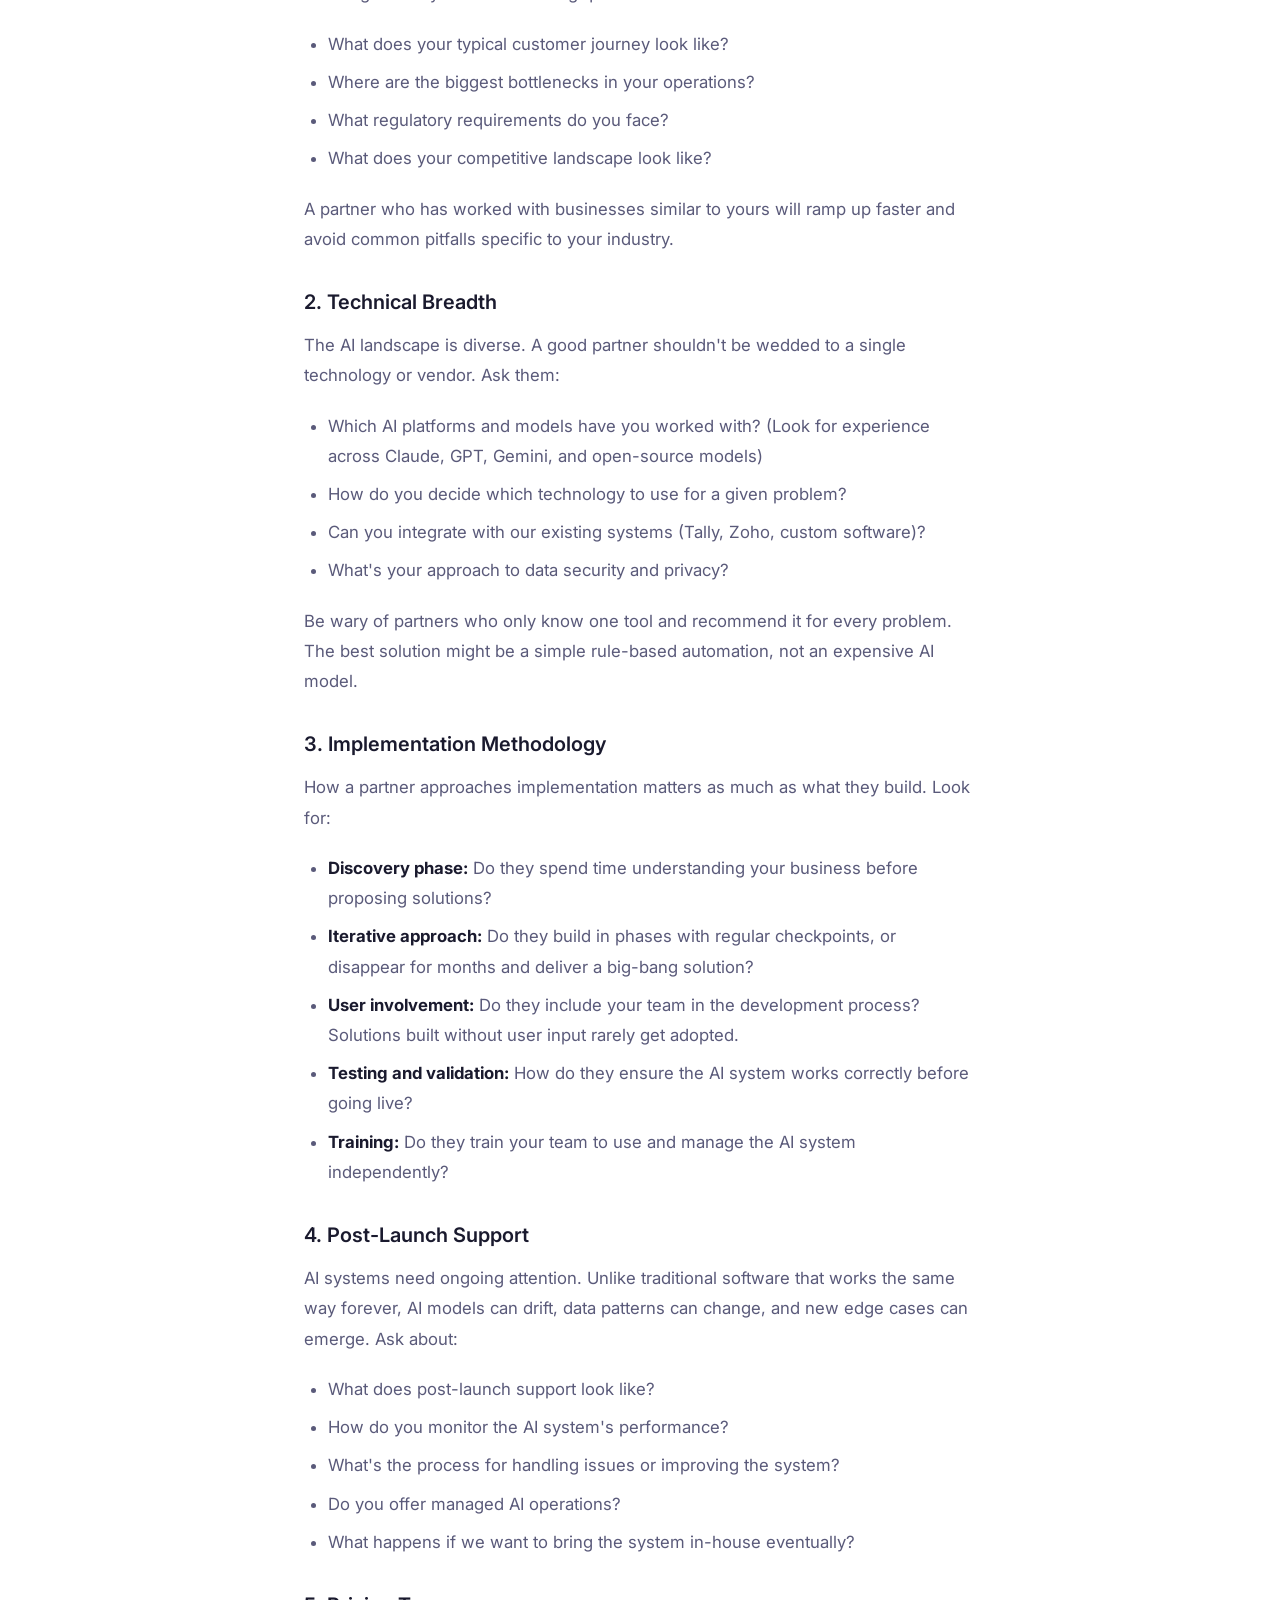
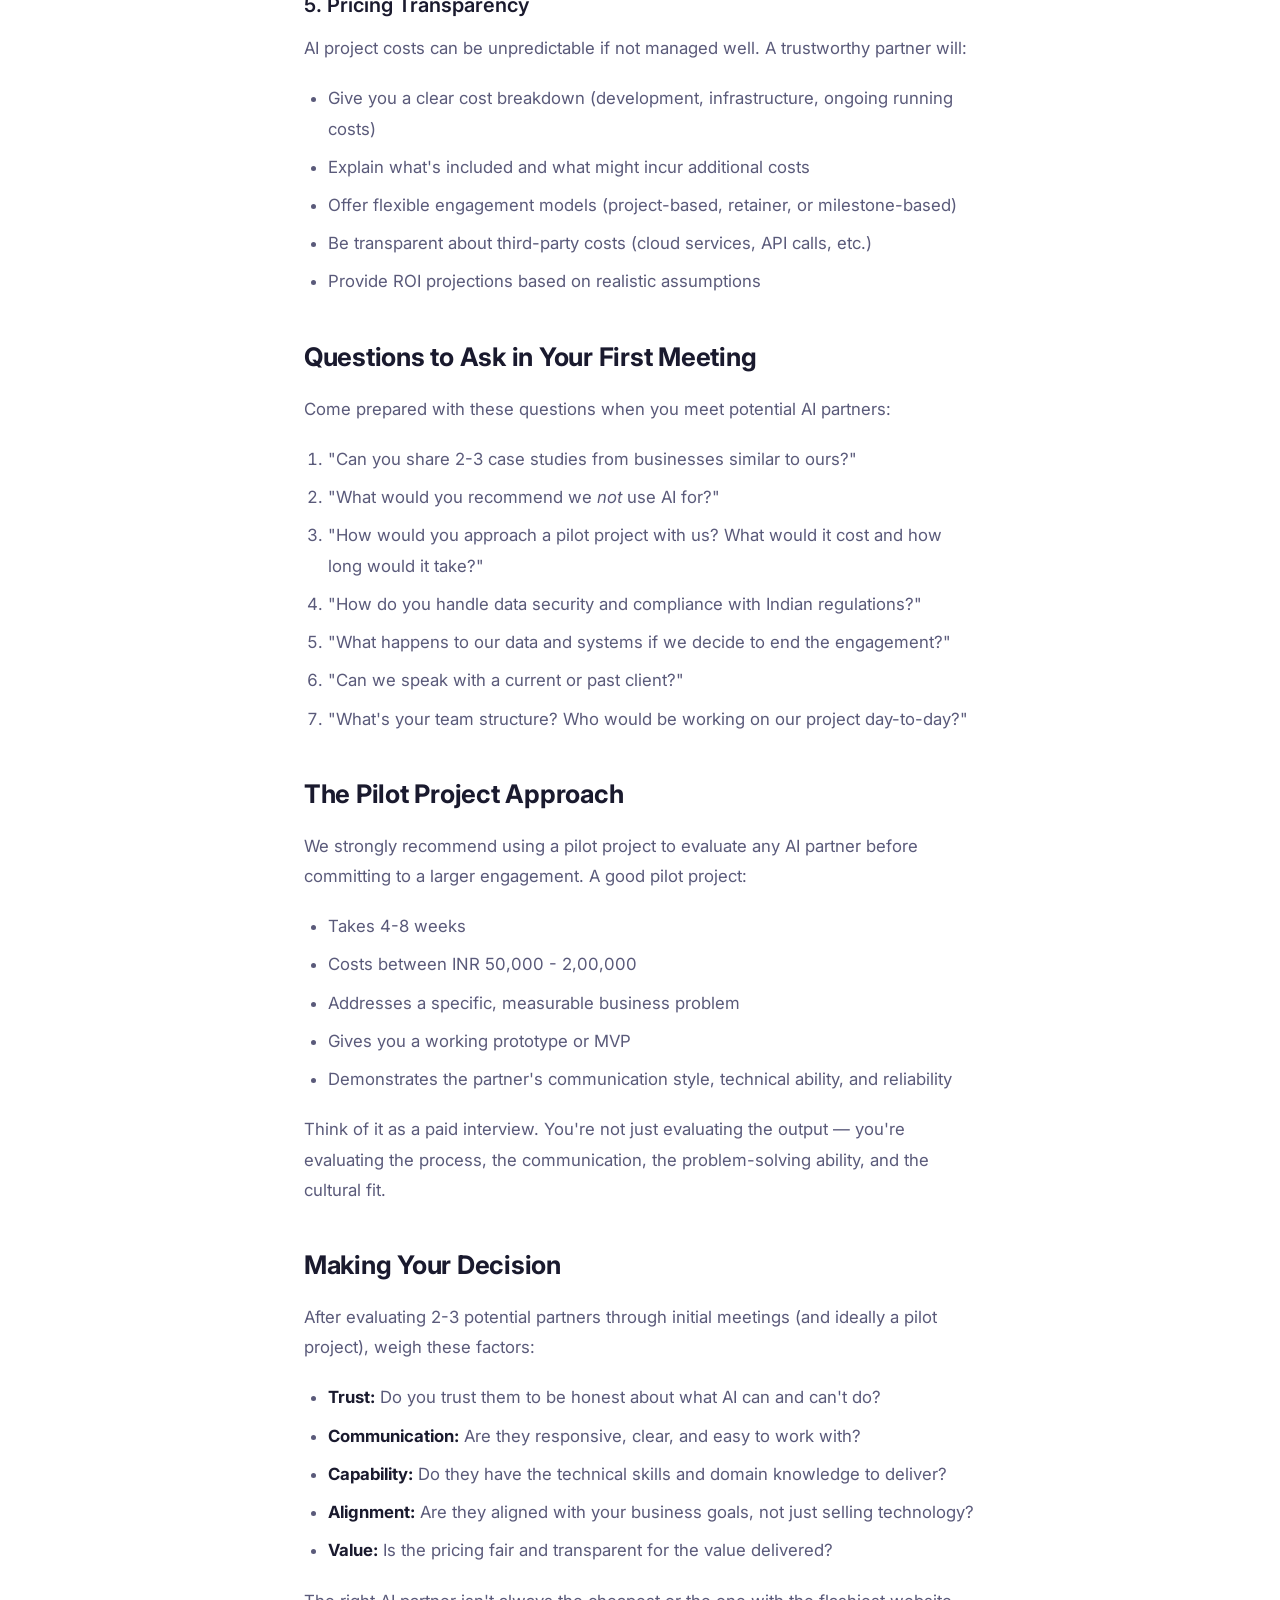
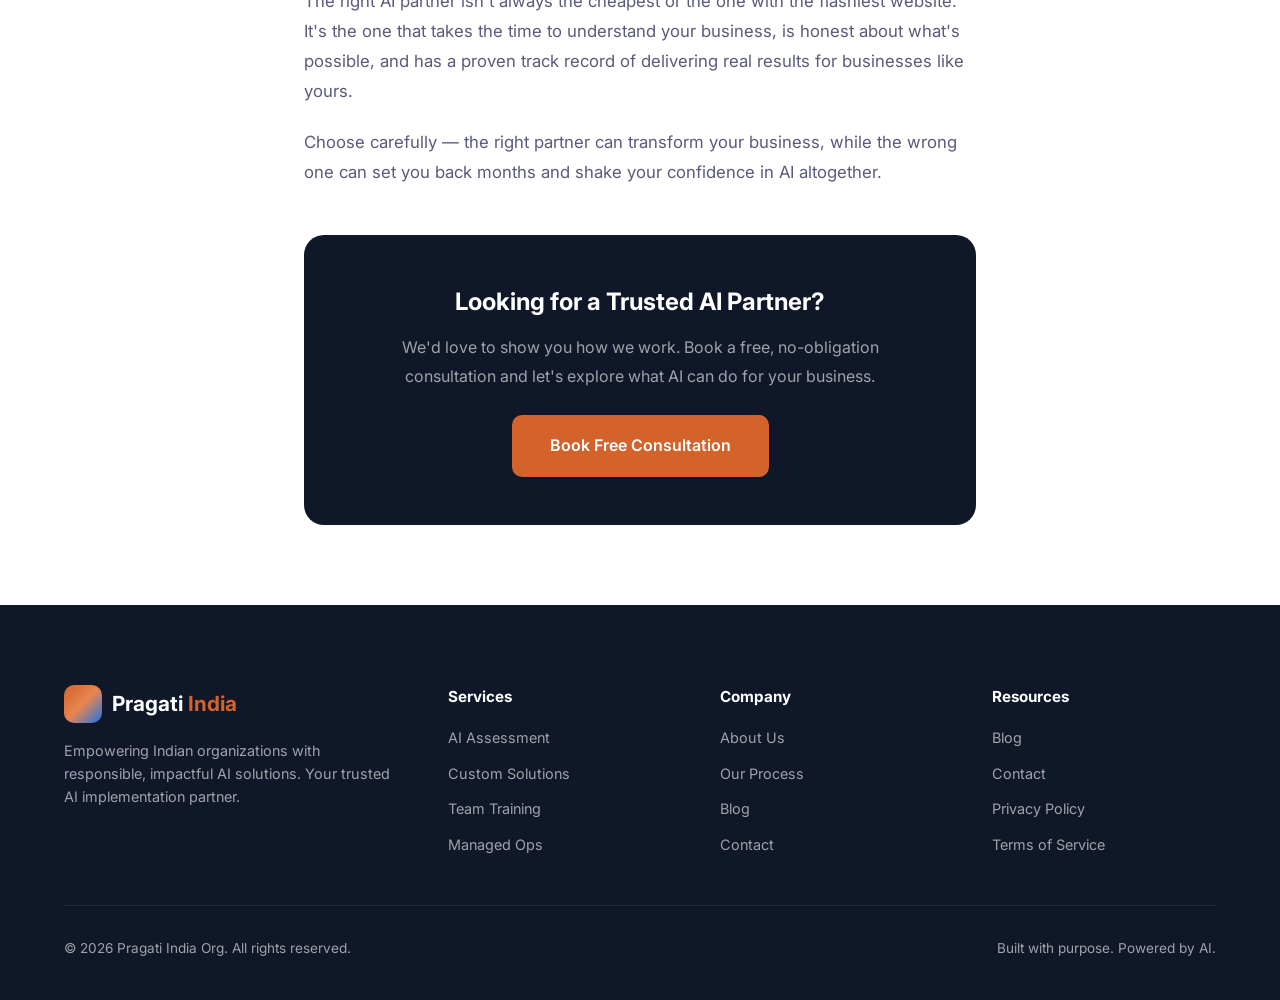
<file: blog/choosing-right-ai-partner-india.html>
<!DOCTYPE html>
<html lang="en">
<head>
    <meta charset="UTF-8">
    <meta name="viewport" content="width=device-width, initial-scale=1.0">
    <title>How to Choose the Right AI Implementation Partner in India | Pragati India</title>
    <meta name="description" content="Choosing the wrong AI partner can cost you months and lakhs. Here's a practical framework for evaluating AI consulting firms and implementation partners in India.">
    <meta name="keywords" content="AI implementation partner India, AI consulting firm India, choose AI partner, AI vendor evaluation India">
    <meta name="robots" content="index, follow">
    <link rel="canonical" href="https://pragatiindia.org/blog/choosing-right-ai-partner-india.html">

    <meta property="og:type" content="article">
    <meta property="og:url" content="https://pragatiindia.org/blog/choosing-right-ai-partner-india.html">
    <meta property="og:title" content="How to Choose the Right AI Implementation Partner in India">
    <meta property="og:description" content="A practical framework for evaluating AI consulting firms and implementation partners in India.">
    <meta property="og:locale" content="en_IN">

    <script type="application/ld+json">
    {
      "@context": "https://schema.org",
      "@type": "Article",
      "headline": "How to Choose the Right AI Implementation Partner in India",
      "description": "Choosing the wrong AI partner can cost you months and lakhs. Here's a practical framework for evaluating AI consulting firms and implementation partners in India.",
      "datePublished": "2026-03-02",
      "dateModified": "2026-03-02",
      "author": {
        "@type": "Organization",
        "name": "Pragati India",
        "url": "https://pragatiindia.org"
      },
      "publisher": {
        "@type": "Organization",
        "name": "Pragati India",
        "url": "https://pragatiindia.org",
        "logo": {
          "@type": "ImageObject",
          "url": "https://pragatiindia.org/logo.svg"
        }
      },
      "mainEntityOfPage": "https://pragatiindia.org/blog/choosing-right-ai-partner-india.html"
    }
    </script>

    <link rel="preconnect" href="https://fonts.googleapis.com">
    <link rel="preconnect" href="https://fonts.gstatic.com" crossorigin>
    <link href="https://fonts.googleapis.com/css2?family=Inter:wght@300;400;500;600;700;800&display=swap" rel="stylesheet">
    <link rel="stylesheet" href="../styles.css">
    <link rel="stylesheet" href="blog.css">
</head>
<body>

    <nav class="navbar" id="navbar">
        <div class="container nav-container">
            <a href="../" class="logo">
                <img src="../logo.svg" alt="Pragati India AI" class="logo-img">
            </a>
            <button class="nav-toggle" id="navToggle" aria-label="Toggle navigation">
                <span></span><span></span><span></span>
            </button>
            <ul class="nav-links" id="navLinks">
                <li><a href="../#services">Services</a></li>
                <li><a href="../#why-us">Why Us</a></li>
                <li><a href="../#process">Process</a></li>
                <li><a href="./">Blog</a></li>
                <li><a href="../#contact" class="btn btn-nav">Get Started</a></li>
            </ul>
        </div>
    </nav>

    <header class="article-header">
        <div class="container">
            <a href="./" class="article-back">&larr; Back to Blog</a>
            <h1>How to Choose the Right AI Implementation Partner in India</h1>
            <div class="article-meta">
                <span>March 2, 2026</span>
                <span>&middot;</span>
                <span>8 min read</span>
            </div>
        </div>
    </header>

    <article class="article-content">
        <div class="container">

            <p>The AI services market in India is booming. Hundreds of companies now claim to be "AI implementation partners" — from large IT consultancies to two-person freelancing teams. For a business looking to adopt AI, this abundance of choice creates a real problem: <strong>how do you separate the genuinely capable partners from those who will burn through your budget and deliver nothing?</strong></p>

            <p>Having worked with dozens of Indian SMEs on their AI journeys, we've seen what makes partnerships succeed and what makes them fail. Here's a comprehensive framework for choosing the right AI implementation partner.</p>

            <h2>Red Flags to Watch For</h2>

            <p>Before we discuss what to look for, let's cover the warning signs that should make you walk away:</p>

            <ul>
                <li><strong>They promise AI will solve everything.</strong> Any partner who claims AI is a silver bullet for all your business problems is either naive or dishonest. Good AI partners are upfront about limitations and will tell you when a problem doesn't need AI.</li>
                <li><strong>They can't explain things simply.</strong> If a partner drowns you in jargon — "transformer architectures," "fine-tuned LLMs," "RAG pipelines" — without being able to explain what these mean for your business outcomes, that's a problem. Technical depth is important, but so is the ability to communicate clearly with non-technical stakeholders.</li>
                <li><strong>They want to start with a massive project.</strong> A responsible AI partner will recommend starting with a focused pilot project. If they want to sign you up for a 12-month, multi-lakh engagement before proving any value, be cautious.</li>
                <li><strong>They don't ask about your data.</strong> If a partner jumps straight to solutions without thoroughly understanding your data landscape, they're likely selling a pre-built product rather than a tailored solution.</li>
                <li><strong>No references or case studies.</strong> If they can't connect you with past clients or show concrete examples of their work, that's a significant risk factor.</li>
            </ul>

            <h2>What to Look For: The Evaluation Framework</h2>

            <h3>1. Domain Understanding</h3>

            <p>AI implementation is not just a technology problem — it's a business problem. The best AI partners understand your industry, your customers, and your operational challenges. They should be asking questions like:</p>

            <ul>
                <li>What does your typical customer journey look like?</li>
                <li>Where are the biggest bottlenecks in your operations?</li>
                <li>What regulatory requirements do you face?</li>
                <li>What does your competitive landscape look like?</li>
            </ul>

            <p>A partner who has worked with businesses similar to yours will ramp up faster and avoid common pitfalls specific to your industry.</p>

            <h3>2. Technical Breadth</h3>

            <p>The AI landscape is diverse. A good partner shouldn't be wedded to a single technology or vendor. Ask them:</p>

            <ul>
                <li>Which AI platforms and models have you worked with? (Look for experience across Claude, GPT, Gemini, and open-source models)</li>
                <li>How do you decide which technology to use for a given problem?</li>
                <li>Can you integrate with our existing systems (Tally, Zoho, custom software)?</li>
                <li>What's your approach to data security and privacy?</li>
            </ul>

            <p>Be wary of partners who only know one tool and recommend it for every problem. The best solution might be a simple rule-based automation, not an expensive AI model.</p>

            <h3>3. Implementation Methodology</h3>

            <p>How a partner approaches implementation matters as much as what they build. Look for:</p>

            <ul>
                <li><strong>Discovery phase:</strong> Do they spend time understanding your business before proposing solutions?</li>
                <li><strong>Iterative approach:</strong> Do they build in phases with regular checkpoints, or disappear for months and deliver a big-bang solution?</li>
                <li><strong>User involvement:</strong> Do they include your team in the development process? Solutions built without user input rarely get adopted.</li>
                <li><strong>Testing and validation:</strong> How do they ensure the AI system works correctly before going live?</li>
                <li><strong>Training:</strong> Do they train your team to use and manage the AI system independently?</li>
            </ul>

            <h3>4. Post-Launch Support</h3>

            <p>AI systems need ongoing attention. Unlike traditional software that works the same way forever, AI models can drift, data patterns can change, and new edge cases can emerge. Ask about:</p>

            <ul>
                <li>What does post-launch support look like?</li>
                <li>How do you monitor the AI system's performance?</li>
                <li>What's the process for handling issues or improving the system?</li>
                <li>Do you offer managed AI operations?</li>
                <li>What happens if we want to bring the system in-house eventually?</li>
            </ul>

            <h3>5. Pricing Transparency</h3>

            <p>AI project costs can be unpredictable if not managed well. A trustworthy partner will:</p>

            <ul>
                <li>Give you a clear cost breakdown (development, infrastructure, ongoing running costs)</li>
                <li>Explain what's included and what might incur additional costs</li>
                <li>Offer flexible engagement models (project-based, retainer, or milestone-based)</li>
                <li>Be transparent about third-party costs (cloud services, API calls, etc.)</li>
                <li>Provide ROI projections based on realistic assumptions</li>
            </ul>

            <h2>Questions to Ask in Your First Meeting</h2>

            <p>Come prepared with these questions when you meet potential AI partners:</p>

            <ol>
                <li>"Can you share 2-3 case studies from businesses similar to ours?"</li>
                <li>"What would you recommend we <em>not</em> use AI for?"</li>
                <li>"How would you approach a pilot project with us? What would it cost and how long would it take?"</li>
                <li>"How do you handle data security and compliance with Indian regulations?"</li>
                <li>"What happens to our data and systems if we decide to end the engagement?"</li>
                <li>"Can we speak with a current or past client?"</li>
                <li>"What's your team structure? Who would be working on our project day-to-day?"</li>
            </ol>

            <h2>The Pilot Project Approach</h2>

            <p>We strongly recommend using a pilot project to evaluate any AI partner before committing to a larger engagement. A good pilot project:</p>

            <ul>
                <li>Takes 4-8 weeks</li>
                <li>Costs between INR 50,000 - 2,00,000</li>
                <li>Addresses a specific, measurable business problem</li>
                <li>Gives you a working prototype or MVP</li>
                <li>Demonstrates the partner's communication style, technical ability, and reliability</li>
            </ul>

            <p>Think of it as a paid interview. You're not just evaluating the output — you're evaluating the process, the communication, the problem-solving ability, and the cultural fit.</p>

            <h2>Making Your Decision</h2>

            <p>After evaluating 2-3 potential partners through initial meetings (and ideally a pilot project), weigh these factors:</p>

            <ul>
                <li><strong>Trust:</strong> Do you trust them to be honest about what AI can and can't do?</li>
                <li><strong>Communication:</strong> Are they responsive, clear, and easy to work with?</li>
                <li><strong>Capability:</strong> Do they have the technical skills and domain knowledge to deliver?</li>
                <li><strong>Alignment:</strong> Are they aligned with your business goals, not just selling technology?</li>
                <li><strong>Value:</strong> Is the pricing fair and transparent for the value delivered?</li>
            </ul>

            <p>The right AI partner isn't always the cheapest or the one with the flashiest website. It's the one that takes the time to understand your business, is honest about what's possible, and has a proven track record of delivering real results for businesses like yours.</p>

            <p>Choose carefully — the right partner can transform your business, while the wrong one can set you back months and shake your confidence in AI altogether.</p>

            <div class="article-cta">
                <h3>Looking for a Trusted AI Partner?</h3>
                <p>We'd love to show you how we work. Book a free, no-obligation consultation and let's explore what AI can do for your business.</p>
                <a href="../#contact" class="btn btn-primary btn-lg">Book Free Consultation</a>
            </div>

        </div>
    </article>

    <footer class="footer">
        <div class="container">
            <div class="footer-grid">
                <div class="footer-brand">
                    <a href="../" class="logo">
                        <span class="logo-icon">&nbsp;</span>
                        <span class="logo-text">Pragati<span class="logo-accent"> India</span></span>
                    </a>
                    <p>Empowering Indian organizations with responsible, impactful AI solutions. Your trusted AI implementation partner.</p>
                </div>
                <div class="footer-links">
                    <h4>Services</h4>
                    <ul>
                        <li><a href="../#services">AI Assessment</a></li>
                        <li><a href="../#services">Custom Solutions</a></li>
                        <li><a href="../#services">Team Training</a></li>
                        <li><a href="../#services">Managed Ops</a></li>
                    </ul>
                </div>
                <div class="footer-links">
                    <h4>Company</h4>
                    <ul>
                        <li><a href="../#why-us">About Us</a></li>
                        <li><a href="../#process">Our Process</a></li>
                        <li><a href="./">Blog</a></li>
                        <li><a href="../#contact">Contact</a></li>
                    </ul>
                </div>
                <div class="footer-links">
                    <h4>Resources</h4>
                    <ul>
                        <li><a href="./">Blog</a></li>
                        <li><a href="../#contact">Contact</a></li>
                        <li><a href="#">Privacy Policy</a></li>
                        <li><a href="#">Terms of Service</a></li>
                    </ul>
                </div>
            </div>
            <div class="footer-bottom">
                <p>&copy; 2026 Pragati India Org. All rights reserved.</p>
                <p>Built with purpose. Powered by AI.</p>
            </div>
        </div>
    </footer>

    <script src="../script.js"></script>
</body>
</html>
</file>
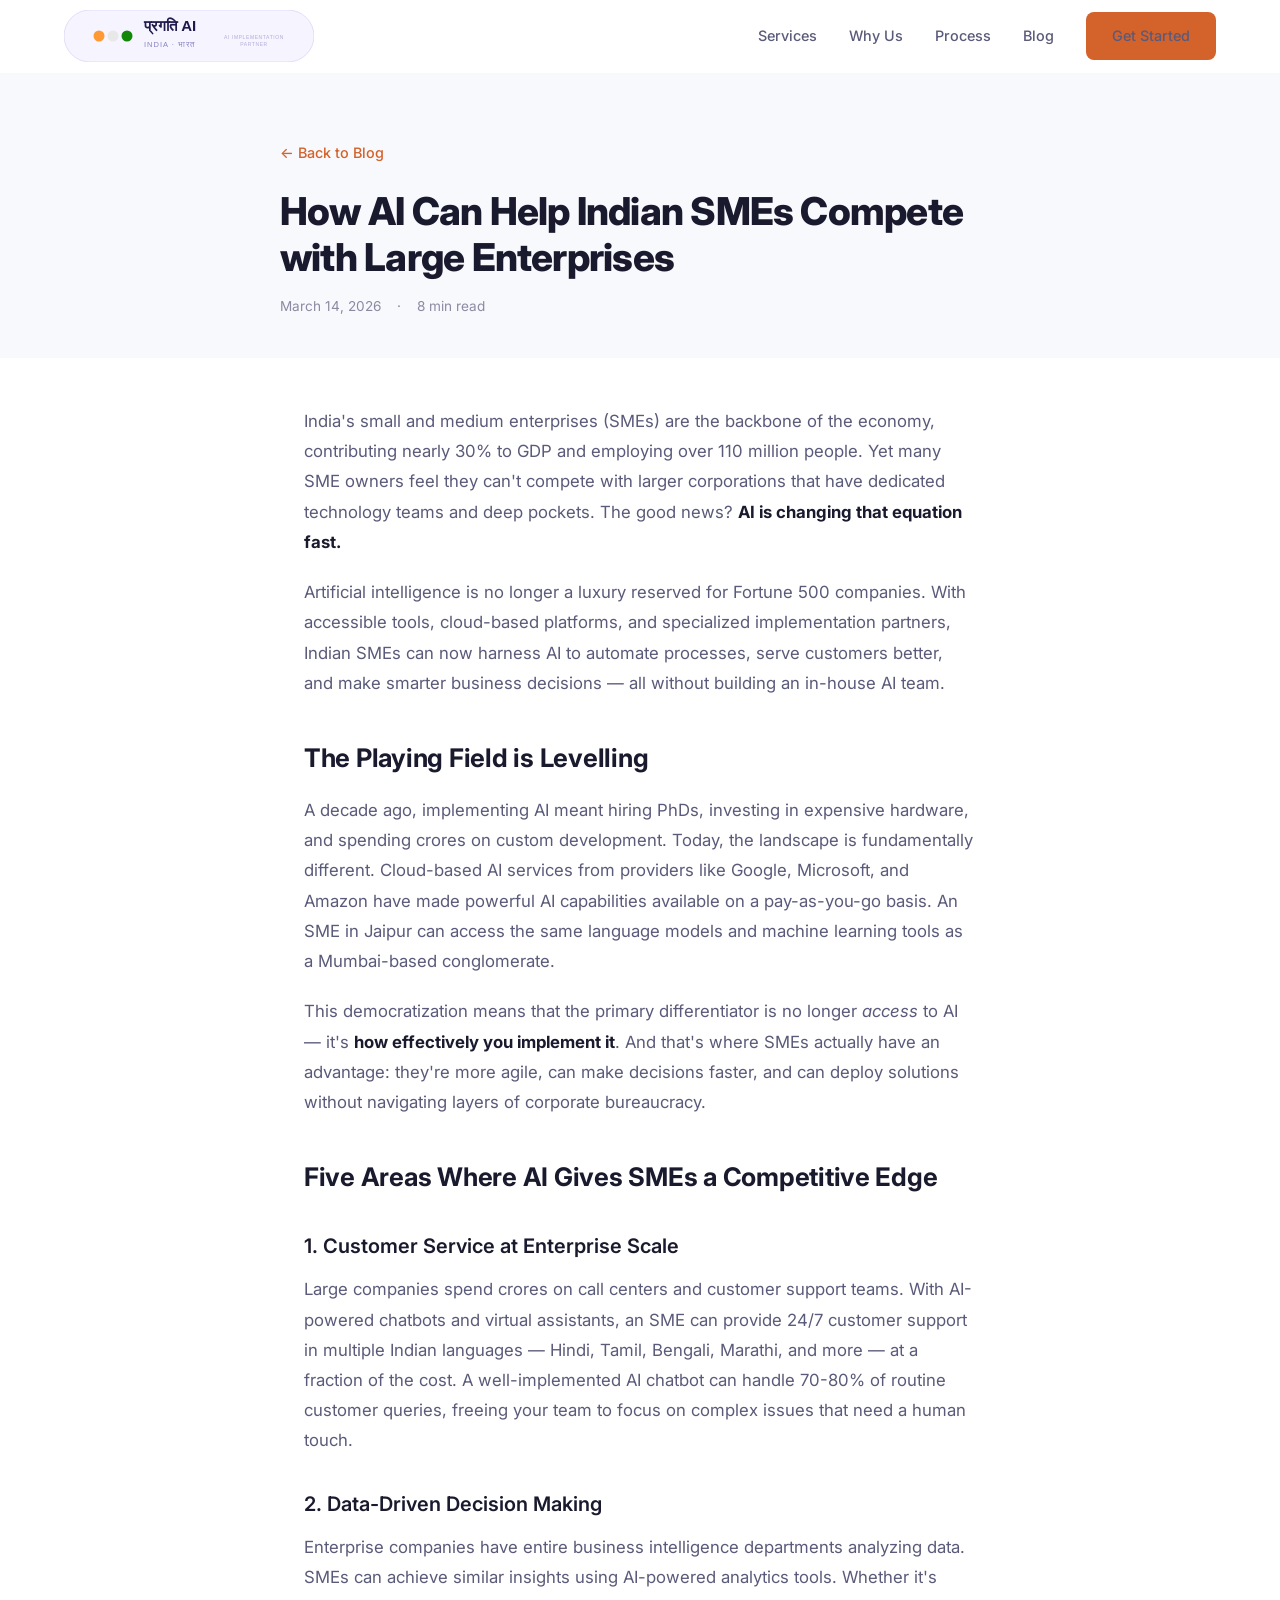
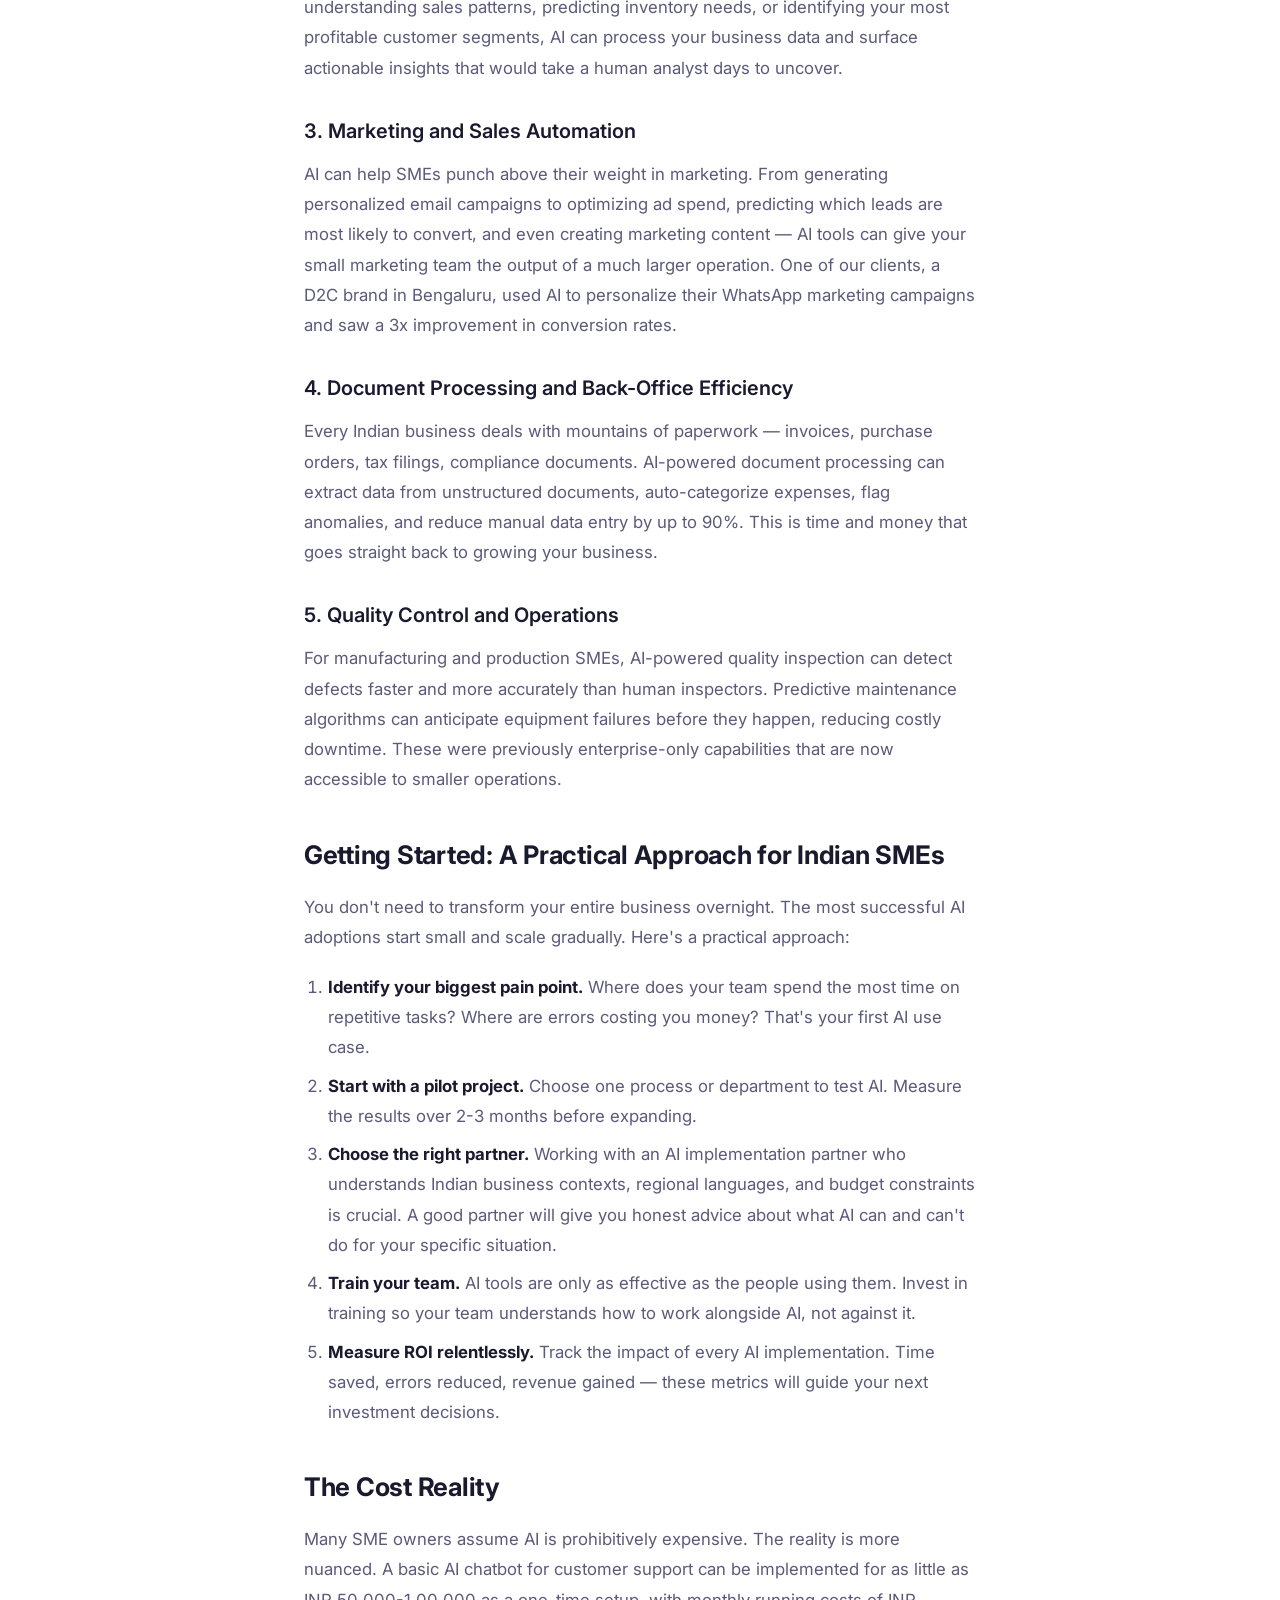
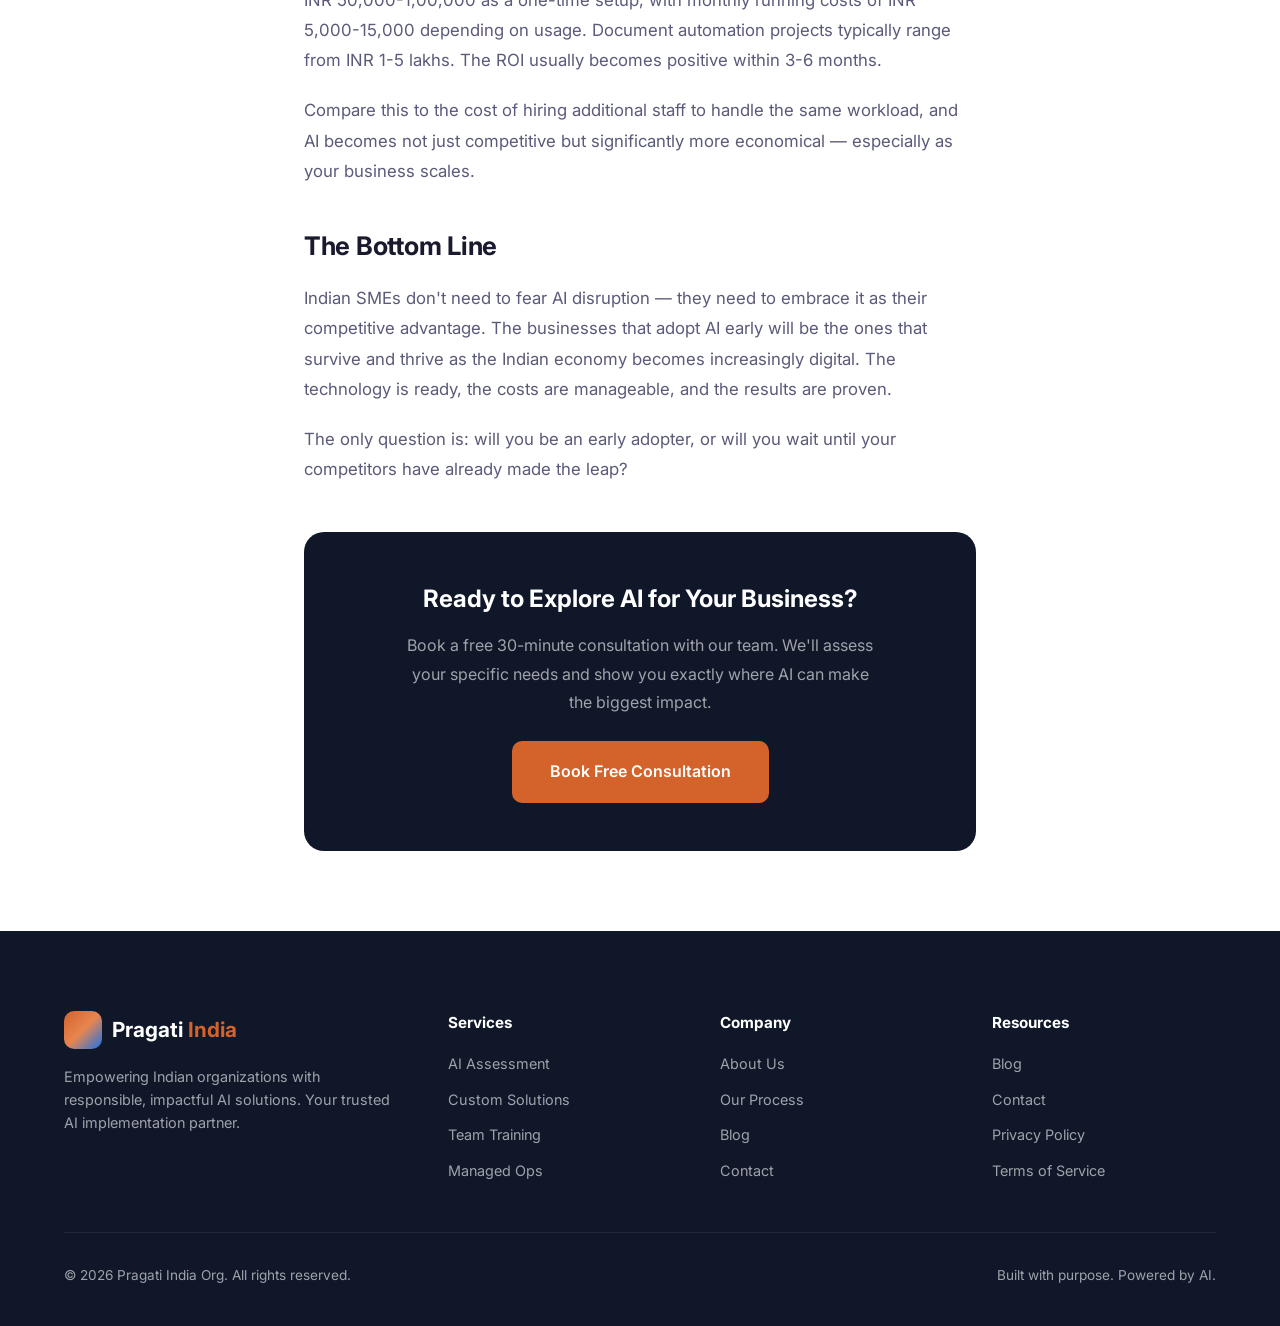
<file: blog/how-ai-can-help-indian-smes.html>
<!DOCTYPE html>
<html lang="en">
<head>
    <meta charset="UTF-8">
    <meta name="viewport" content="width=device-width, initial-scale=1.0">
    <title>How AI Can Help Indian SMEs Compete with Large Enterprises | Pragati India</title>
    <meta name="description" content="Discover how small and medium businesses in India are using AI to level the playing field — from automating operations to delivering personalized customer experiences.">
    <meta name="keywords" content="AI for SMEs India, AI small business India, AI implementation SME, artificial intelligence Indian businesses">
    <meta name="robots" content="index, follow">
    <link rel="canonical" href="https://pragatiindia.org/blog/how-ai-can-help-indian-smes.html">

    <meta property="og:type" content="article">
    <meta property="og:url" content="https://pragatiindia.org/blog/how-ai-can-help-indian-smes.html">
    <meta property="og:title" content="How AI Can Help Indian SMEs Compete with Large Enterprises">
    <meta property="og:description" content="Discover how small and medium businesses in India are using AI to level the playing field.">
    <meta property="og:locale" content="en_IN">

    <script type="application/ld+json">
    {
      "@context": "https://schema.org",
      "@type": "Article",
      "headline": "How AI Can Help Indian SMEs Compete with Large Enterprises",
      "description": "Discover how small and medium businesses in India are using AI to level the playing field — from automating operations to delivering personalized customer experiences.",
      "datePublished": "2026-03-14",
      "dateModified": "2026-03-14",
      "author": {
        "@type": "Organization",
        "name": "Pragati India",
        "url": "https://pragatiindia.org"
      },
      "publisher": {
        "@type": "Organization",
        "name": "Pragati India",
        "url": "https://pragatiindia.org",
        "logo": {
          "@type": "ImageObject",
          "url": "https://pragatiindia.org/logo.svg"
        }
      },
      "mainEntityOfPage": "https://pragatiindia.org/blog/how-ai-can-help-indian-smes.html"
    }
    </script>

    <link rel="preconnect" href="https://fonts.googleapis.com">
    <link rel="preconnect" href="https://fonts.gstatic.com" crossorigin>
    <link href="https://fonts.googleapis.com/css2?family=Inter:wght@300;400;500;600;700;800&display=swap" rel="stylesheet">
    <link rel="stylesheet" href="../styles.css">
    <link rel="stylesheet" href="blog.css">
</head>
<body>

    <nav class="navbar" id="navbar">
        <div class="container nav-container">
            <a href="../" class="logo">
                <img src="../logo.svg" alt="Pragati India AI" class="logo-img">
            </a>
            <button class="nav-toggle" id="navToggle" aria-label="Toggle navigation">
                <span></span><span></span><span></span>
            </button>
            <ul class="nav-links" id="navLinks">
                <li><a href="../#services">Services</a></li>
                <li><a href="../#why-us">Why Us</a></li>
                <li><a href="../#process">Process</a></li>
                <li><a href="./">Blog</a></li>
                <li><a href="../#contact" class="btn btn-nav">Get Started</a></li>
            </ul>
        </div>
    </nav>

    <header class="article-header">
        <div class="container">
            <a href="./" class="article-back">&larr; Back to Blog</a>
            <h1>How AI Can Help Indian SMEs Compete with Large Enterprises</h1>
            <div class="article-meta">
                <span>March 14, 2026</span>
                <span>&middot;</span>
                <span>8 min read</span>
            </div>
        </div>
    </header>

    <article class="article-content">
        <div class="container">

            <p>India's small and medium enterprises (SMEs) are the backbone of the economy, contributing nearly 30% to GDP and employing over 110 million people. Yet many SME owners feel they can't compete with larger corporations that have dedicated technology teams and deep pockets. The good news? <strong>AI is changing that equation fast.</strong></p>

            <p>Artificial intelligence is no longer a luxury reserved for Fortune 500 companies. With accessible tools, cloud-based platforms, and specialized implementation partners, Indian SMEs can now harness AI to automate processes, serve customers better, and make smarter business decisions — all without building an in-house AI team.</p>

            <h2>The Playing Field is Levelling</h2>

            <p>A decade ago, implementing AI meant hiring PhDs, investing in expensive hardware, and spending crores on custom development. Today, the landscape is fundamentally different. Cloud-based AI services from providers like Google, Microsoft, and Amazon have made powerful AI capabilities available on a pay-as-you-go basis. An SME in Jaipur can access the same language models and machine learning tools as a Mumbai-based conglomerate.</p>

            <p>This democratization means that the primary differentiator is no longer <em>access</em> to AI — it's <strong>how effectively you implement it</strong>. And that's where SMEs actually have an advantage: they're more agile, can make decisions faster, and can deploy solutions without navigating layers of corporate bureaucracy.</p>

            <h2>Five Areas Where AI Gives SMEs a Competitive Edge</h2>

            <h3>1. Customer Service at Enterprise Scale</h3>

            <p>Large companies spend crores on call centers and customer support teams. With AI-powered chatbots and virtual assistants, an SME can provide 24/7 customer support in multiple Indian languages — Hindi, Tamil, Bengali, Marathi, and more — at a fraction of the cost. A well-implemented AI chatbot can handle 70-80% of routine customer queries, freeing your team to focus on complex issues that need a human touch.</p>

            <h3>2. Data-Driven Decision Making</h3>

            <p>Enterprise companies have entire business intelligence departments analyzing data. SMEs can achieve similar insights using AI-powered analytics tools. Whether it's understanding sales patterns, predicting inventory needs, or identifying your most profitable customer segments, AI can process your business data and surface actionable insights that would take a human analyst days to uncover.</p>

            <h3>3. Marketing and Sales Automation</h3>

            <p>AI can help SMEs punch above their weight in marketing. From generating personalized email campaigns to optimizing ad spend, predicting which leads are most likely to convert, and even creating marketing content — AI tools can give your small marketing team the output of a much larger operation. One of our clients, a D2C brand in Bengaluru, used AI to personalize their WhatsApp marketing campaigns and saw a 3x improvement in conversion rates.</p>

            <h3>4. Document Processing and Back-Office Efficiency</h3>

            <p>Every Indian business deals with mountains of paperwork — invoices, purchase orders, tax filings, compliance documents. AI-powered document processing can extract data from unstructured documents, auto-categorize expenses, flag anomalies, and reduce manual data entry by up to 90%. This is time and money that goes straight back to growing your business.</p>

            <h3>5. Quality Control and Operations</h3>

            <p>For manufacturing and production SMEs, AI-powered quality inspection can detect defects faster and more accurately than human inspectors. Predictive maintenance algorithms can anticipate equipment failures before they happen, reducing costly downtime. These were previously enterprise-only capabilities that are now accessible to smaller operations.</p>

            <h2>Getting Started: A Practical Approach for Indian SMEs</h2>

            <p>You don't need to transform your entire business overnight. The most successful AI adoptions start small and scale gradually. Here's a practical approach:</p>

            <ol>
                <li><strong>Identify your biggest pain point.</strong> Where does your team spend the most time on repetitive tasks? Where are errors costing you money? That's your first AI use case.</li>
                <li><strong>Start with a pilot project.</strong> Choose one process or department to test AI. Measure the results over 2-3 months before expanding.</li>
                <li><strong>Choose the right partner.</strong> Working with an AI implementation partner who understands Indian business contexts, regional languages, and budget constraints is crucial. A good partner will give you honest advice about what AI can and can't do for your specific situation.</li>
                <li><strong>Train your team.</strong> AI tools are only as effective as the people using them. Invest in training so your team understands how to work alongside AI, not against it.</li>
                <li><strong>Measure ROI relentlessly.</strong> Track the impact of every AI implementation. Time saved, errors reduced, revenue gained — these metrics will guide your next investment decisions.</li>
            </ol>

            <h2>The Cost Reality</h2>

            <p>Many SME owners assume AI is prohibitively expensive. The reality is more nuanced. A basic AI chatbot for customer support can be implemented for as little as INR 50,000-1,00,000 as a one-time setup, with monthly running costs of INR 5,000-15,000 depending on usage. Document automation projects typically range from INR 1-5 lakhs. The ROI usually becomes positive within 3-6 months.</p>

            <p>Compare this to the cost of hiring additional staff to handle the same workload, and AI becomes not just competitive but significantly more economical — especially as your business scales.</p>

            <h2>The Bottom Line</h2>

            <p>Indian SMEs don't need to fear AI disruption — they need to embrace it as their competitive advantage. The businesses that adopt AI early will be the ones that survive and thrive as the Indian economy becomes increasingly digital. The technology is ready, the costs are manageable, and the results are proven.</p>

            <p>The only question is: will you be an early adopter, or will you wait until your competitors have already made the leap?</p>

            <div class="article-cta">
                <h3>Ready to Explore AI for Your Business?</h3>
                <p>Book a free 30-minute consultation with our team. We'll assess your specific needs and show you exactly where AI can make the biggest impact.</p>
                <a href="../#contact" class="btn btn-primary btn-lg">Book Free Consultation</a>
            </div>

        </div>
    </article>

    <footer class="footer">
        <div class="container">
            <div class="footer-grid">
                <div class="footer-brand">
                    <a href="../" class="logo">
                        <span class="logo-icon">&nbsp;</span>
                        <span class="logo-text">Pragati<span class="logo-accent"> India</span></span>
                    </a>
                    <p>Empowering Indian organizations with responsible, impactful AI solutions. Your trusted AI implementation partner.</p>
                </div>
                <div class="footer-links">
                    <h4>Services</h4>
                    <ul>
                        <li><a href="../#services">AI Assessment</a></li>
                        <li><a href="../#services">Custom Solutions</a></li>
                        <li><a href="../#services">Team Training</a></li>
                        <li><a href="../#services">Managed Ops</a></li>
                    </ul>
                </div>
                <div class="footer-links">
                    <h4>Company</h4>
                    <ul>
                        <li><a href="../#why-us">About Us</a></li>
                        <li><a href="../#process">Our Process</a></li>
                        <li><a href="./">Blog</a></li>
                        <li><a href="../#contact">Contact</a></li>
                    </ul>
                </div>
                <div class="footer-links">
                    <h4>Resources</h4>
                    <ul>
                        <li><a href="./">Blog</a></li>
                        <li><a href="../#contact">Contact</a></li>
                        <li><a href="#">Privacy Policy</a></li>
                        <li><a href="#">Terms of Service</a></li>
                    </ul>
                </div>
            </div>
            <div class="footer-bottom">
                <p>&copy; 2026 Pragati India Org. All rights reserved.</p>
                <p>Built with purpose. Powered by AI.</p>
            </div>
        </div>
    </footer>

    <script src="../script.js"></script>
</body>
</html>
</file>
<file: styles.css>
/* ===== VARIABLES & RESET ===== */
:root {
    --primary: #D4622B;
    --primary-light: #E8854F;
    --primary-dark: #B54D1A;
    --accent: #1a73e8;
    --bg: #ffffff;
    --bg-alt: #f8f9fc;
    --bg-dark: #0f1729;
    --text: #1a1a2e;
    --text-secondary: #5a5a7a;
    --text-light: #8a8aa3;
    --border: #e8e8f0;
    --card-bg: #ffffff;
    --gradient: linear-gradient(135deg, #D4622B 0%, #E8854F 50%, #1a73e8 100%);
    --gradient-text: linear-gradient(135deg, #D4622B, #1a73e8);
    --shadow-sm: 0 1px 3px rgba(0,0,0,0.06);
    --shadow-md: 0 4px 20px rgba(0,0,0,0.08);
    --shadow-lg: 0 8px 40px rgba(0,0,0,0.12);
    --shadow-xl: 0 20px 60px rgba(0,0,0,0.15);
    --radius: 12px;
    --radius-lg: 20px;
    --transition: 0.3s cubic-bezier(0.4, 0, 0.2, 1);
}

*, *::before, *::after { margin: 0; padding: 0; box-sizing: border-box; }

html { scroll-behavior: smooth; scroll-padding-top: 80px; }

body {
    font-family: 'Inter', -apple-system, BlinkMacSystemFont, sans-serif;
    color: var(--text);
    background: var(--bg);
    line-height: 1.6;
    -webkit-font-smoothing: antialiased;
}

a { text-decoration: none; color: inherit; }
ul { list-style: none; }
img { max-width: 100%; display: block; }

.container {
    max-width: 1200px;
    margin: 0 auto;
    padding: 0 24px;
}

/* ===== GRADIENT TEXT ===== */
.gradient-text {
    background: var(--gradient-text);
    -webkit-background-clip: text;
    -webkit-text-fill-color: transparent;
    background-clip: text;
}

/* ===== BUTTONS ===== */
.btn {
    display: inline-flex;
    align-items: center;
    justify-content: center;
    padding: 12px 28px;
    border-radius: 10px;
    font-weight: 600;
    font-size: 0.95rem;
    border: 2px solid transparent;
    cursor: pointer;
    transition: var(--transition);
    gap: 8px;
    white-space: nowrap;
}

.btn-primary {
    background: var(--primary);
    color: #fff;
    border-color: var(--primary);
}
.btn-primary:hover {
    background: var(--primary-dark);
    border-color: var(--primary-dark);
    transform: translateY(-2px);
    box-shadow: 0 8px 25px rgba(212, 98, 43, 0.3);
}

.btn-outline {
    background: transparent;
    color: var(--text);
    border-color: var(--border);
}
.btn-outline:hover {
    border-color: var(--primary);
    color: var(--primary);
    transform: translateY(-2px);
}

.btn-white {
    background: #fff;
    color: var(--primary);
    border-color: #fff;
}
.btn-white:hover {
    background: #f0f0f0;
    transform: translateY(-2px);
    box-shadow: 0 8px 25px rgba(0,0,0,0.15);
}

.btn-outline-white {
    background: transparent;
    color: #fff;
    border-color: rgba(255,255,255,0.4);
}
.btn-outline-white:hover {
    border-color: #fff;
    background: rgba(255,255,255,0.1);
}

.btn-lg { padding: 16px 36px; font-size: 1rem; }
.btn-full { width: 100%; }

.btn-nav {
    background: var(--primary);
    color: #fff;
    padding: 10px 24px;
    border-radius: 8px;
}
.btn-nav:hover { background: var(--primary-dark); }

/* ===== NAVBAR ===== */
.navbar {
    position: fixed;
    top: 0;
    left: 0;
    right: 0;
    z-index: 1000;
    background: rgba(255, 255, 255, 0.9);
    backdrop-filter: blur(20px);
    border-bottom: 1px solid transparent;
    transition: var(--transition);
}

.navbar.scrolled {
    border-bottom-color: var(--border);
    box-shadow: var(--shadow-sm);
}

.nav-container {
    display: flex;
    align-items: center;
    justify-content: space-between;
    height: 72px;
}

.logo {
    display: flex;
    align-items: center;
    gap: 10px;
    font-size: 1.3rem;
    font-weight: 700;
}

.logo-icon {
    display: flex;
    align-items: center;
    justify-content: center;
    width: 38px;
    height: 38px;
    background: var(--gradient);
    color: #fff;
    border-radius: 10px;
    font-size: 1rem;
    font-weight: 800;
}

.logo-accent { color: var(--primary); }

.logo-img {
    height: 52px;
    width: auto;
}

.footer .logo-img {
    height: 48px;
}

.nav-links {
    display: flex;
    align-items: center;
    gap: 32px;
}

.nav-links a {
    font-size: 0.9rem;
    font-weight: 500;
    color: var(--text-secondary);
    transition: var(--transition);
}
.nav-links a:hover { color: var(--primary); }

.nav-toggle {
    display: none;
    flex-direction: column;
    gap: 5px;
    background: none;
    border: none;
    cursor: pointer;
    padding: 4px;
}
.nav-toggle span {
    width: 24px;
    height: 2px;
    background: var(--text);
    border-radius: 2px;
    transition: var(--transition);
}

/* ===== HERO ===== */
.hero {
    position: relative;
    padding: 140px 0 80px;
    overflow: hidden;
    min-height: 100vh;
    display: flex;
    align-items: center;
}

.hero-bg-elements {
    position: absolute;
    inset: 0;
    pointer-events: none;
    overflow: hidden;
}

.hero-orb {
    position: absolute;
    border-radius: 50%;
    filter: blur(80px);
    opacity: 0.15;
}
.hero-orb-1 {
    width: 600px;
    height: 600px;
    background: var(--primary);
    top: -200px;
    right: -100px;
}
.hero-orb-2 {
    width: 400px;
    height: 400px;
    background: var(--accent);
    bottom: -100px;
    left: -100px;
}

.hero-grid {
    position: absolute;
    inset: 0;
    background-image:
        linear-gradient(rgba(0,0,0,0.02) 1px, transparent 1px),
        linear-gradient(90deg, rgba(0,0,0,0.02) 1px, transparent 1px);
    background-size: 60px 60px;
}

.hero-container {
    display: grid;
    grid-template-columns: 1fr 1fr;
    gap: 60px;
    align-items: center;
    position: relative;
}

.hero-badge {
    display: inline-flex;
    align-items: center;
    gap: 8px;
    padding: 8px 16px;
    background: rgba(212, 98, 43, 0.08);
    border: 1px solid rgba(212, 98, 43, 0.2);
    border-radius: 100px;
    font-size: 0.85rem;
    font-weight: 600;
    color: var(--primary);
    margin-bottom: 24px;
}

.badge-dot {
    width: 8px;
    height: 8px;
    background: var(--primary);
    border-radius: 50%;
    animation: pulse 2s ease-in-out infinite;
}

@keyframes pulse {
    0%, 100% { opacity: 1; transform: scale(1); }
    50% { opacity: 0.5; transform: scale(1.2); }
}

.hero h1 {
    font-size: 3.5rem;
    font-weight: 800;
    line-height: 1.1;
    letter-spacing: -0.02em;
    margin-bottom: 20px;
}

.hero-subtitle {
    font-size: 1.15rem;
    color: var(--text-secondary);
    line-height: 1.7;
    margin-bottom: 36px;
    max-width: 520px;
}

.hero-cta {
    display: flex;
    gap: 16px;
    margin-bottom: 48px;
}

.hero-stats {
    display: flex;
    align-items: center;
    gap: 28px;
}

.stat-number {
    display: block;
    font-size: 1.8rem;
    font-weight: 800;
    color: var(--text);
}

.stat-label {
    font-size: 0.8rem;
    color: var(--text-light);
    font-weight: 500;
}

.stat-divider {
    width: 1px;
    height: 40px;
    background: var(--border);
}

/* Hero Card */
.hero-card {
    background: var(--bg-dark);
    border-radius: var(--radius-lg);
    overflow: hidden;
    box-shadow: var(--shadow-xl);
    animation: floatUp 1s ease-out;
}

@keyframes floatUp {
    from { opacity: 0; transform: translateY(30px); }
    to { opacity: 1; transform: translateY(0); }
}

.card-header {
    display: flex;
    align-items: center;
    gap: 12px;
    padding: 14px 20px;
    background: rgba(255,255,255,0.05);
    border-bottom: 1px solid rgba(255,255,255,0.08);
}

.card-dots {
    display: flex;
    gap: 6px;
}
.card-dots span {
    width: 10px;
    height: 10px;
    border-radius: 50%;
}
.card-dots span:nth-child(1) { background: #ff5f57; }
.card-dots span:nth-child(2) { background: #ffbd2e; }
.card-dots span:nth-child(3) { background: #28ca41; }

.card-title {
    font-size: 0.8rem;
    color: rgba(255,255,255,0.4);
}

.card-body { padding: 24px 20px; }

.chat-msg { margin-bottom: 16px; }
.chat-msg.chat-user { text-align: right; }
.chat-msg.chat-ai {
    display: flex;
    gap: 10px;
}

.chat-avatar {
    flex-shrink: 0;
    width: 32px;
    height: 32px;
    background: var(--gradient);
    color: #fff;
    border-radius: 8px;
    display: flex;
    align-items: center;
    justify-content: center;
    font-size: 0.8rem;
    font-weight: 700;
}

.chat-bubble {
    display: inline-block;
    padding: 12px 16px;
    border-radius: 12px;
    font-size: 0.85rem;
    line-height: 1.5;
    text-align: left;
}

.chat-user .chat-bubble {
    background: var(--primary);
    color: #fff;
}

.chat-ai .chat-bubble {
    background: rgba(255,255,255,0.08);
    color: rgba(255,255,255,0.85);
}

.chat-ai .chat-bubble p { margin-bottom: 8px; }
.chat-ai .chat-bubble p:last-child { margin-bottom: 0; }

.typing-indicator {
    display: flex;
    gap: 4px;
    margin-bottom: 10px;
}
.typing-indicator span {
    width: 6px;
    height: 6px;
    background: rgba(255,255,255,0.4);
    border-radius: 50%;
    animation: typing 1.4s ease-in-out infinite;
}
.typing-indicator span:nth-child(2) { animation-delay: 0.2s; }
.typing-indicator span:nth-child(3) { animation-delay: 0.4s; }

@keyframes typing {
    0%, 60%, 100% { opacity: 0.3; transform: translateY(0); }
    30% { opacity: 1; transform: translateY(-4px); }
}

/* ===== TRUSTED BY ===== */
.trusted-by {
    padding: 40px 0;
    border-top: 1px solid var(--border);
    border-bottom: 1px solid var(--border);
}

.trusted-label {
    text-align: center;
    font-size: 0.85rem;
    color: var(--text-light);
    font-weight: 500;
    margin-bottom: 24px;
    text-transform: uppercase;
    letter-spacing: 0.05em;
}

.trusted-logos {
    display: flex;
    justify-content: center;
    align-items: center;
    gap: 48px;
    flex-wrap: wrap;
}

.logo-item {
    font-size: 1.1rem;
    font-weight: 700;
    color: var(--text-light);
    opacity: 0.5;
    transition: var(--transition);
}
.logo-item:hover { opacity: 0.8; }

/* ===== SECTIONS COMMON ===== */
.section-header {
    text-align: center;
    max-width: 640px;
    margin: 0 auto 60px;
}

.section-tag {
    display: inline-block;
    font-size: 0.85rem;
    font-weight: 600;
    color: var(--primary);
    text-transform: uppercase;
    letter-spacing: 0.08em;
    margin-bottom: 12px;
}

.section-header h2 {
    font-size: 2.5rem;
    font-weight: 800;
    letter-spacing: -0.02em;
    margin-bottom: 16px;
    line-height: 1.2;
}

.section-header p {
    color: var(--text-secondary);
    font-size: 1.1rem;
    line-height: 1.6;
}

/* ===== SERVICES ===== */
.services {
    padding: 100px 0;
    background: var(--bg-alt);
}

.services-grid {
    display: grid;
    grid-template-columns: repeat(3, 1fr);
    gap: 24px;
}

.service-card {
    position: relative;
    background: var(--card-bg);
    border: 1px solid var(--border);
    border-radius: var(--radius);
    padding: 36px 28px;
    transition: var(--transition);
}

.service-card:hover {
    transform: translateY(-4px);
    box-shadow: var(--shadow-lg);
    border-color: transparent;
}

.service-card.featured {
    border-color: var(--primary);
    box-shadow: 0 4px 20px rgba(212, 98, 43, 0.1);
}

.service-badge {
    position: absolute;
    top: -12px;
    left: 28px;
    background: var(--primary);
    color: #fff;
    font-size: 0.75rem;
    font-weight: 600;
    padding: 4px 14px;
    border-radius: 100px;
}

.service-icon {
    width: 52px;
    height: 52px;
    display: flex;
    align-items: center;
    justify-content: center;
    background: rgba(212, 98, 43, 0.08);
    color: var(--primary);
    border-radius: 12px;
    margin-bottom: 20px;
}

.service-card h3 {
    font-size: 1.15rem;
    font-weight: 700;
    margin-bottom: 10px;
}

.service-card > p {
    color: var(--text-secondary);
    font-size: 0.9rem;
    line-height: 1.6;
    margin-bottom: 20px;
}

.service-features {
    display: flex;
    flex-direction: column;
    gap: 8px;
}

.service-features li {
    font-size: 0.85rem;
    color: var(--text-secondary);
    padding-left: 20px;
    position: relative;
}

.service-features li::before {
    content: '';
    position: absolute;
    left: 0;
    top: 8px;
    width: 8px;
    height: 8px;
    background: var(--primary);
    border-radius: 50%;
    opacity: 0.4;
}

/* ===== WHY US ===== */
.why-us {
    padding: 100px 0;
}

.why-us-layout {
    display: grid;
    grid-template-columns: 1fr 1fr;
    gap: 60px;
    align-items: center;
}

.why-us-desc {
    color: var(--text-secondary);
    font-size: 1.05rem;
    line-height: 1.7;
    margin-bottom: 36px;
}

.why-us-features {
    display: flex;
    flex-direction: column;
    gap: 24px;
}

.feature {
    display: flex;
    gap: 16px;
}

.feature-icon {
    flex-shrink: 0;
    width: 40px;
    height: 40px;
    display: flex;
    align-items: center;
    justify-content: center;
    background: rgba(212, 98, 43, 0.08);
    color: var(--primary);
    border-radius: 10px;
}

.feature h4 {
    font-size: 1rem;
    font-weight: 700;
    margin-bottom: 4px;
}

.feature p {
    font-size: 0.9rem;
    color: var(--text-secondary);
    line-height: 1.5;
}

/* Metrics Card */
.metrics-card {
    background: var(--bg-dark);
    border-radius: var(--radius-lg);
    padding: 36px;
    color: #fff;
}

.metrics-card h4 {
    font-size: 1.1rem;
    font-weight: 700;
    margin-bottom: 28px;
}

.metric {
    margin-bottom: 20px;
}
.metric:last-child { margin-bottom: 0; }

.metric-bar {
    height: 32px;
    background: rgba(255,255,255,0.08);
    border-radius: 8px;
    overflow: hidden;
    margin-bottom: 6px;
}

.metric-fill {
    height: 100%;
    width: var(--width);
    background: var(--gradient);
    border-radius: 8px;
    display: flex;
    align-items: center;
    justify-content: flex-end;
    padding-right: 12px;
    font-size: 0.8rem;
    font-weight: 700;
    animation: fillBar 1.5s ease-out forwards;
    transform-origin: left;
}

@keyframes fillBar {
    from { transform: scaleX(0); }
    to { transform: scaleX(1); }
}

.metric-label {
    font-size: 0.8rem;
    color: rgba(255,255,255,0.5);
}

/* ===== PROCESS ===== */
.process {
    padding: 100px 0;
    background: var(--bg-alt);
}

.process-timeline {
    display: grid;
    grid-template-columns: repeat(4, 1fr);
    gap: 24px;
    position: relative;
}

.process-timeline::before {
    content: '';
    position: absolute;
    top: 36px;
    left: 10%;
    right: 10%;
    height: 2px;
    background: var(--border);
}

.process-step {
    text-align: center;
    position: relative;
}

.step-number {
    display: inline-flex;
    align-items: center;
    justify-content: center;
    width: 72px;
    height: 72px;
    background: var(--card-bg);
    border: 2px solid var(--primary);
    border-radius: 50%;
    font-size: 1.3rem;
    font-weight: 800;
    color: var(--primary);
    margin-bottom: 20px;
    position: relative;
    z-index: 1;
}

.step-content h3 {
    font-size: 1.15rem;
    font-weight: 700;
    margin-bottom: 8px;
}

.step-content p {
    font-size: 0.9rem;
    color: var(--text-secondary);
    line-height: 1.5;
}

/* ===== SOLUTIONS ===== */
.solutions {
    padding: 100px 0;
}

.solutions-grid {
    display: grid;
    grid-template-columns: repeat(3, 1fr);
    gap: 24px;
}

.solution-card {
    background: var(--bg-alt);
    border: 1px solid var(--border);
    border-radius: var(--radius);
    padding: 36px 28px;
    transition: var(--transition);
}

.solution-card:hover {
    transform: translateY(-4px);
    box-shadow: var(--shadow-lg);
    border-color: transparent;
    background: var(--card-bg);
}

.solution-icon {
    font-size: 2.5rem;
    margin-bottom: 16px;
}

.solution-card h3 {
    font-size: 1.15rem;
    font-weight: 700;
    margin-bottom: 10px;
}

.solution-card p {
    font-size: 0.9rem;
    color: var(--text-secondary);
    line-height: 1.6;
}

/* ===== TESTIMONIALS ===== */
.testimonials {
    padding: 100px 0;
    background: var(--bg-alt);
}

.testimonials-grid {
    display: grid;
    grid-template-columns: repeat(3, 1fr);
    gap: 24px;
}

.testimonial-card {
    background: var(--card-bg);
    border: 1px solid var(--border);
    border-radius: var(--radius);
    padding: 32px 28px;
    transition: var(--transition);
}

.testimonial-card:hover {
    box-shadow: var(--shadow-md);
}

.testimonial-stars {
    color: #f59e0b;
    font-size: 1rem;
    margin-bottom: 16px;
    letter-spacing: 2px;
}

.testimonial-card > p {
    font-size: 0.95rem;
    color: var(--text-secondary);
    line-height: 1.7;
    margin-bottom: 24px;
    font-style: italic;
}

.testimonial-author {
    display: flex;
    align-items: center;
    gap: 12px;
}

.author-avatar {
    width: 44px;
    height: 44px;
    background: var(--gradient);
    color: #fff;
    border-radius: 50%;
    display: flex;
    align-items: center;
    justify-content: center;
    font-weight: 700;
    font-size: 0.85rem;
}

.testimonial-author strong {
    display: block;
    font-size: 0.9rem;
}

.testimonial-author span {
    font-size: 0.8rem;
    color: var(--text-light);
}

/* ===== CTA SECTION ===== */
.cta-section {
    padding: 80px 0;
}

.cta-card {
    background: var(--bg-dark);
    border-radius: var(--radius-lg);
    padding: 80px 60px;
    text-align: center;
    position: relative;
    overflow: hidden;
}

.cta-card::before {
    content: '';
    position: absolute;
    top: -50%;
    left: -50%;
    width: 200%;
    height: 200%;
    background: radial-gradient(circle at 30% 50%, rgba(212, 98, 43, 0.15) 0%, transparent 50%),
                radial-gradient(circle at 70% 50%, rgba(26, 115, 232, 0.1) 0%, transparent 50%);
    pointer-events: none;
}

.cta-content {
    position: relative;
}

.cta-content h2 {
    font-size: 2.5rem;
    font-weight: 800;
    color: #fff;
    margin-bottom: 16px;
    letter-spacing: -0.02em;
}

.cta-content p {
    color: rgba(255,255,255,0.6);
    font-size: 1.1rem;
    max-width: 560px;
    margin: 0 auto 36px;
    line-height: 1.6;
}

.cta-buttons {
    display: flex;
    gap: 16px;
    justify-content: center;
}

/* ===== CONTACT ===== */
.contact {
    padding: 100px 0;
    background: var(--bg-alt);
}

.contact-layout {
    display: grid;
    grid-template-columns: 1fr 1.2fr;
    gap: 60px;
    align-items: start;
}

.contact-info h2 {
    font-size: 2rem;
    font-weight: 800;
    margin-bottom: 12px;
    letter-spacing: -0.02em;
}

.contact-info > p {
    color: var(--text-secondary);
    font-size: 1rem;
    margin-bottom: 32px;
    line-height: 1.6;
}

.contact-details {
    display: flex;
    flex-direction: column;
    gap: 16px;
}

.contact-item {
    display: flex;
    align-items: center;
    gap: 12px;
    color: var(--text-secondary);
    font-size: 0.95rem;
}

.contact-item svg { color: var(--primary); flex-shrink: 0; }

/* Contact Form */
.contact-form-wrapper {
    background: var(--card-bg);
    border: 1px solid var(--border);
    border-radius: var(--radius-lg);
    padding: 40px;
}

.form-row {
    display: grid;
    grid-template-columns: 1fr 1fr;
    gap: 16px;
}

.form-group {
    margin-bottom: 20px;
}

.form-group label {
    display: block;
    font-size: 0.85rem;
    font-weight: 600;
    margin-bottom: 6px;
    color: var(--text);
}

.form-group input,
.form-group select,
.form-group textarea {
    width: 100%;
    padding: 12px 16px;
    border: 1px solid var(--border);
    border-radius: 10px;
    font-size: 0.95rem;
    font-family: inherit;
    color: var(--text);
    background: var(--bg);
    transition: var(--transition);
    outline: none;
}

.form-group input:focus,
.form-group select:focus,
.form-group textarea:focus {
    border-color: var(--primary);
    box-shadow: 0 0 0 3px rgba(212, 98, 43, 0.1);
}

.form-group textarea { resize: vertical; }

/* ===== FOOTER ===== */
.footer {
    background: var(--bg-dark);
    color: rgba(255,255,255,0.6);
    padding: 80px 0 40px;
}

.footer-grid {
    display: grid;
    grid-template-columns: 1.5fr 1fr 1fr 1fr;
    gap: 48px;
    padding-bottom: 48px;
    border-bottom: 1px solid rgba(255,255,255,0.08);
}

.footer-brand p {
    margin-top: 16px;
    font-size: 0.9rem;
    line-height: 1.6;
}

.footer-brand .logo { margin-bottom: 4px; }
.footer-brand .logo-text { color: #fff; }

.footer-links h4 {
    color: #fff;
    font-size: 0.95rem;
    font-weight: 700;
    margin-bottom: 16px;
}

.footer-links ul {
    display: flex;
    flex-direction: column;
    gap: 10px;
}

.footer-links a {
    font-size: 0.9rem;
    transition: var(--transition);
}
.footer-links a:hover { color: var(--primary-light); }

.footer-bottom {
    display: flex;
    justify-content: space-between;
    align-items: center;
    padding-top: 32px;
    font-size: 0.85rem;
}

/* ===== GLOBAL OVERFLOW PROTECTION ===== */
html, body {
    overflow-x: hidden;
}

/* ===== RESPONSIVE ===== */
@media (max-width: 1024px) {
    .hero-container {
        grid-template-columns: 1fr;
        text-align: center;
    }
    .hero h1 { font-size: 2.8rem; }
    .hero-subtitle { margin: 0 auto 36px; }
    .hero-cta { justify-content: center; }
    .hero-stats { justify-content: center; }
    .hero-visual { display: none; }
    .services-grid { grid-template-columns: repeat(2, 1fr); }
    .why-us-layout { grid-template-columns: 1fr; }
    .process-timeline { grid-template-columns: repeat(2, 1fr); }
    .process-timeline::before { display: none; }
    .solutions-grid { grid-template-columns: repeat(2, 1fr); }
    .testimonials-grid { grid-template-columns: repeat(2, 1fr); }
    .contact-layout { grid-template-columns: 1fr; }
    .footer-grid { grid-template-columns: repeat(2, 1fr); }
    .section-header h2 { font-size: 2.2rem; }
    .why-us-content h2 { font-size: 2.2rem; }
    .contact-info h2 { font-size: 1.8rem; }
}

@media (max-width: 768px) {
    .container { padding: 0 16px; }

    .nav-toggle { display: flex; }
    .nav-links {
        display: none;
        position: absolute;
        top: 72px;
        left: 0;
        right: 0;
        background: #fff;
        flex-direction: column;
        padding: 24px;
        gap: 16px;
        border-bottom: 1px solid var(--border);
        box-shadow: var(--shadow-md);
    }
    .nav-links.active { display: flex; }

    .hero { padding: 110px 0 50px; min-height: auto; }
    .hero h1 { font-size: 2rem; }
    .hero-subtitle { font-size: 1rem; }
    .hero-badge { font-size: 0.78rem; padding: 6px 12px; }
    .hero-cta { flex-direction: column; align-items: center; gap: 12px; }
    .hero-cta .btn { width: 100%; }
    .hero-stats { flex-direction: column; gap: 16px; }
    .stat-number { font-size: 1.5rem; }
    .stat-divider { width: 40px; height: 1px; }

    .trusted-logos { gap: 24px; }
    .logo-item { font-size: 0.95rem; }

    .services, .why-us, .process, .solutions, .testimonials, .contact { padding: 60px 0; }

    .section-header { margin-bottom: 36px; }
    .section-header h2 { font-size: 1.75rem; }
    .section-header p { font-size: 0.95rem; }

    .services-grid { grid-template-columns: 1fr; }
    .service-card { padding: 28px 20px; }
    .service-card h3 { font-size: 1.05rem; }

    .why-us-content h2 { font-size: 1.75rem; }
    .why-us-desc { font-size: 0.95rem; }
    .feature h4 { font-size: 0.95rem; }
    .feature p { font-size: 0.85rem; }
    .metrics-card { padding: 28px 20px; }

    .solutions-grid { grid-template-columns: 1fr; }
    .solution-card { padding: 28px 20px; }

    .testimonials-grid { grid-template-columns: 1fr; }
    .testimonial-card { padding: 24px 20px; }

    .process-timeline { grid-template-columns: 1fr; gap: 20px; }
    .step-number { width: 56px; height: 56px; font-size: 1.1rem; }

    .cta-section { padding: 48px 0; }
    .cta-card { padding: 40px 20px; }
    .cta-content h2 { font-size: 1.6rem; }
    .cta-content p { font-size: 0.95rem; }
    .cta-buttons { flex-direction: column; align-items: center; }
    .cta-buttons .btn { width: 100%; max-width: 320px; }

    .contact-info h2 { font-size: 1.5rem; }
    .contact-form-wrapper { padding: 24px 16px; }
    .form-row { grid-template-columns: 1fr; }

    .footer { padding: 48px 0 32px; }
    .footer-grid { grid-template-columns: 1fr; gap: 28px; }
    .footer-bottom { flex-direction: column; gap: 8px; text-align: center; }
}

@media (max-width: 480px) {
    .hero h1 { font-size: 1.7rem; }
    .hero-subtitle { font-size: 0.92rem; }
    .hero-badge { font-size: 0.72rem; }
    .stat-number { font-size: 1.3rem; }
    .stat-label { font-size: 0.75rem; }

    .section-header h2 { font-size: 1.5rem; }
    .why-us-content h2 { font-size: 1.5rem; }

    .cta-content h2 { font-size: 1.4rem; }
    .contact-info h2 { font-size: 1.3rem; }

    .btn-lg { padding: 14px 24px; font-size: 0.9rem; }
    .trusted-logos { gap: 16px; }
    .logo-item { font-size: 0.85rem; }
}
</file>
<file: blog/blog.css>
/* ===== BLOG STYLES ===== */
/* Reuses CSS variables from ../styles.css */

/* Blog Listing Page */
.blog-hero {
    padding: 140px 0 60px;
    background: var(--bg-alt);
    text-align: center;
}

.blog-hero h1 {
    font-size: 2.8rem;
    font-weight: 800;
    letter-spacing: -0.02em;
    margin-bottom: 12px;
}

.blog-hero p {
    color: var(--text-secondary);
    font-size: 1.1rem;
    max-width: 560px;
    margin: 0 auto;
    line-height: 1.6;
}

.blog-listing {
    padding: 60px 0 100px;
}

.blog-grid {
    display: grid;
    grid-template-columns: repeat(2, 1fr);
    gap: 32px;
}

.blog-card {
    background: var(--card-bg);
    border: 1px solid var(--border);
    border-radius: var(--radius);
    padding: 36px 32px;
    transition: var(--transition);
    display: flex;
    flex-direction: column;
}

.blog-card:hover {
    transform: translateY(-4px);
    box-shadow: var(--shadow-lg);
    border-color: transparent;
}

.blog-card-meta {
    display: flex;
    align-items: center;
    gap: 16px;
    font-size: 0.8rem;
    color: var(--text-light);
    margin-bottom: 16px;
}

.blog-card-meta span {
    display: flex;
    align-items: center;
    gap: 4px;
}

.blog-card h2 {
    font-size: 1.3rem;
    font-weight: 700;
    line-height: 1.3;
    margin-bottom: 12px;
}

.blog-card h2 a {
    transition: var(--transition);
}

.blog-card h2 a:hover {
    color: var(--primary);
}

.blog-card p {
    color: var(--text-secondary);
    font-size: 0.92rem;
    line-height: 1.6;
    margin-bottom: 20px;
    flex: 1;
}

.blog-card .read-more {
    font-size: 0.9rem;
    font-weight: 600;
    color: var(--primary);
    transition: var(--transition);
}

.blog-card .read-more:hover {
    color: var(--primary-dark);
}

/* Article Page */
.article-header {
    padding: 140px 0 40px;
    background: var(--bg-alt);
}

.article-header .container {
    max-width: 768px;
}

.article-back {
    display: inline-flex;
    align-items: center;
    gap: 6px;
    font-size: 0.9rem;
    font-weight: 500;
    color: var(--primary);
    margin-bottom: 24px;
    transition: var(--transition);
}

.article-back:hover {
    color: var(--primary-dark);
}

.article-header h1 {
    font-size: 2.4rem;
    font-weight: 800;
    letter-spacing: -0.02em;
    line-height: 1.2;
    margin-bottom: 16px;
}

.article-meta {
    display: flex;
    align-items: center;
    gap: 16px;
    font-size: 0.85rem;
    color: var(--text-light);
}

.article-content {
    padding: 48px 0 80px;
}

.article-content .container {
    max-width: 720px;
}

.article-content h2 {
    font-size: 1.6rem;
    font-weight: 700;
    margin-top: 40px;
    margin-bottom: 16px;
    letter-spacing: -0.01em;
}

.article-content h3 {
    font-size: 1.25rem;
    font-weight: 600;
    margin-top: 32px;
    margin-bottom: 12px;
}

.article-content p {
    color: var(--text-secondary);
    font-size: 1.05rem;
    line-height: 1.8;
    margin-bottom: 20px;
}

.article-content ul,
.article-content ol {
    color: var(--text-secondary);
    font-size: 1.05rem;
    line-height: 1.8;
    margin-bottom: 20px;
    padding-left: 24px;
}

.article-content li {
    margin-bottom: 8px;
    list-style: disc;
}

.article-content ol li {
    list-style: decimal;
}

.article-content strong {
    color: var(--text);
}

.article-content blockquote {
    border-left: 4px solid var(--primary);
    padding: 16px 24px;
    margin: 28px 0;
    background: var(--bg-alt);
    border-radius: 0 var(--radius) var(--radius) 0;
}

.article-content blockquote p {
    margin-bottom: 0;
    font-style: italic;
}

/* Article CTA */
.article-cta {
    margin-top: 48px;
    background: var(--bg-dark);
    border-radius: var(--radius-lg);
    padding: 48px 40px;
    text-align: center;
}

.article-cta h3 {
    color: #fff;
    font-size: 1.5rem;
    font-weight: 700;
    margin-bottom: 12px;
    margin-top: 0;
}

.article-cta p {
    color: rgba(255,255,255,0.6);
    font-size: 1rem;
    margin-bottom: 24px;
    max-width: 480px;
    margin-left: auto;
    margin-right: auto;
}

.article-cta .btn {
    display: inline-flex;
}

/* Responsive */
@media (max-width: 1024px) {
    .blog-hero {
        padding: 120px 0 50px;
    }

    .blog-hero h1 {
        font-size: 2.2rem;
    }

    .blog-listing {
        padding: 48px 0 80px;
    }

    .article-header {
        padding: 120px 0 32px;
    }

    .article-header h1 {
        font-size: 2rem;
    }

    .article-content {
        padding: 36px 0 60px;
    }

    .article-content h2 {
        font-size: 1.4rem;
        margin-top: 32px;
    }

    .article-content h3 {
        font-size: 1.15rem;
        margin-top: 24px;
    }
}

@media (max-width: 768px) {
    .blog-hero {
        padding: 100px 0 40px;
    }

    .blog-hero h1 {
        font-size: 1.8rem;
    }

    .blog-hero p {
        font-size: 1rem;
    }

    .blog-listing {
        padding: 32px 0 60px;
    }

    .blog-grid {
        grid-template-columns: 1fr;
        gap: 20px;
    }

    .blog-card {
        padding: 24px 20px;
    }

    .blog-card h2 {
        font-size: 1.15rem;
    }

    .blog-card p {
        font-size: 0.88rem;
    }

    .article-header {
        padding: 100px 0 28px;
    }

    .article-header h1 {
        font-size: 1.6rem;
        line-height: 1.25;
    }

    .article-back {
        margin-bottom: 16px;
        font-size: 0.85rem;
    }

    .article-meta {
        gap: 10px;
        font-size: 0.8rem;
    }

    .article-content {
        padding: 28px 0 48px;
    }

    .article-content h2 {
        font-size: 1.25rem;
        margin-top: 28px;
        margin-bottom: 12px;
    }

    .article-content h3 {
        font-size: 1.1rem;
        margin-top: 24px;
        margin-bottom: 10px;
    }

    .article-content p {
        font-size: 0.95rem;
        line-height: 1.7;
        margin-bottom: 16px;
    }

    .article-content ul,
    .article-content ol {
        font-size: 0.95rem;
        line-height: 1.7;
        padding-left: 20px;
    }

    .article-content blockquote {
        padding: 12px 16px;
        margin: 20px 0;
    }

    .article-cta {
        padding: 32px 20px;
        margin-top: 36px;
    }

    .article-cta h3 {
        font-size: 1.25rem;
    }

    .article-cta p {
        font-size: 0.9rem;
    }
}

@media (max-width: 480px) {
    .blog-hero h1 {
        font-size: 1.5rem;
    }

    .blog-card {
        padding: 20px 16px;
    }

    .blog-card h2 {
        font-size: 1.05rem;
    }

    .article-header h1 {
        font-size: 1.4rem;
    }

    .article-content p,
    .article-content ul,
    .article-content ol {
        font-size: 0.9rem;
    }

    .article-cta {
        padding: 24px 16px;
    }

    .article-cta h3 {
        font-size: 1.1rem;
    }
}
</file>
